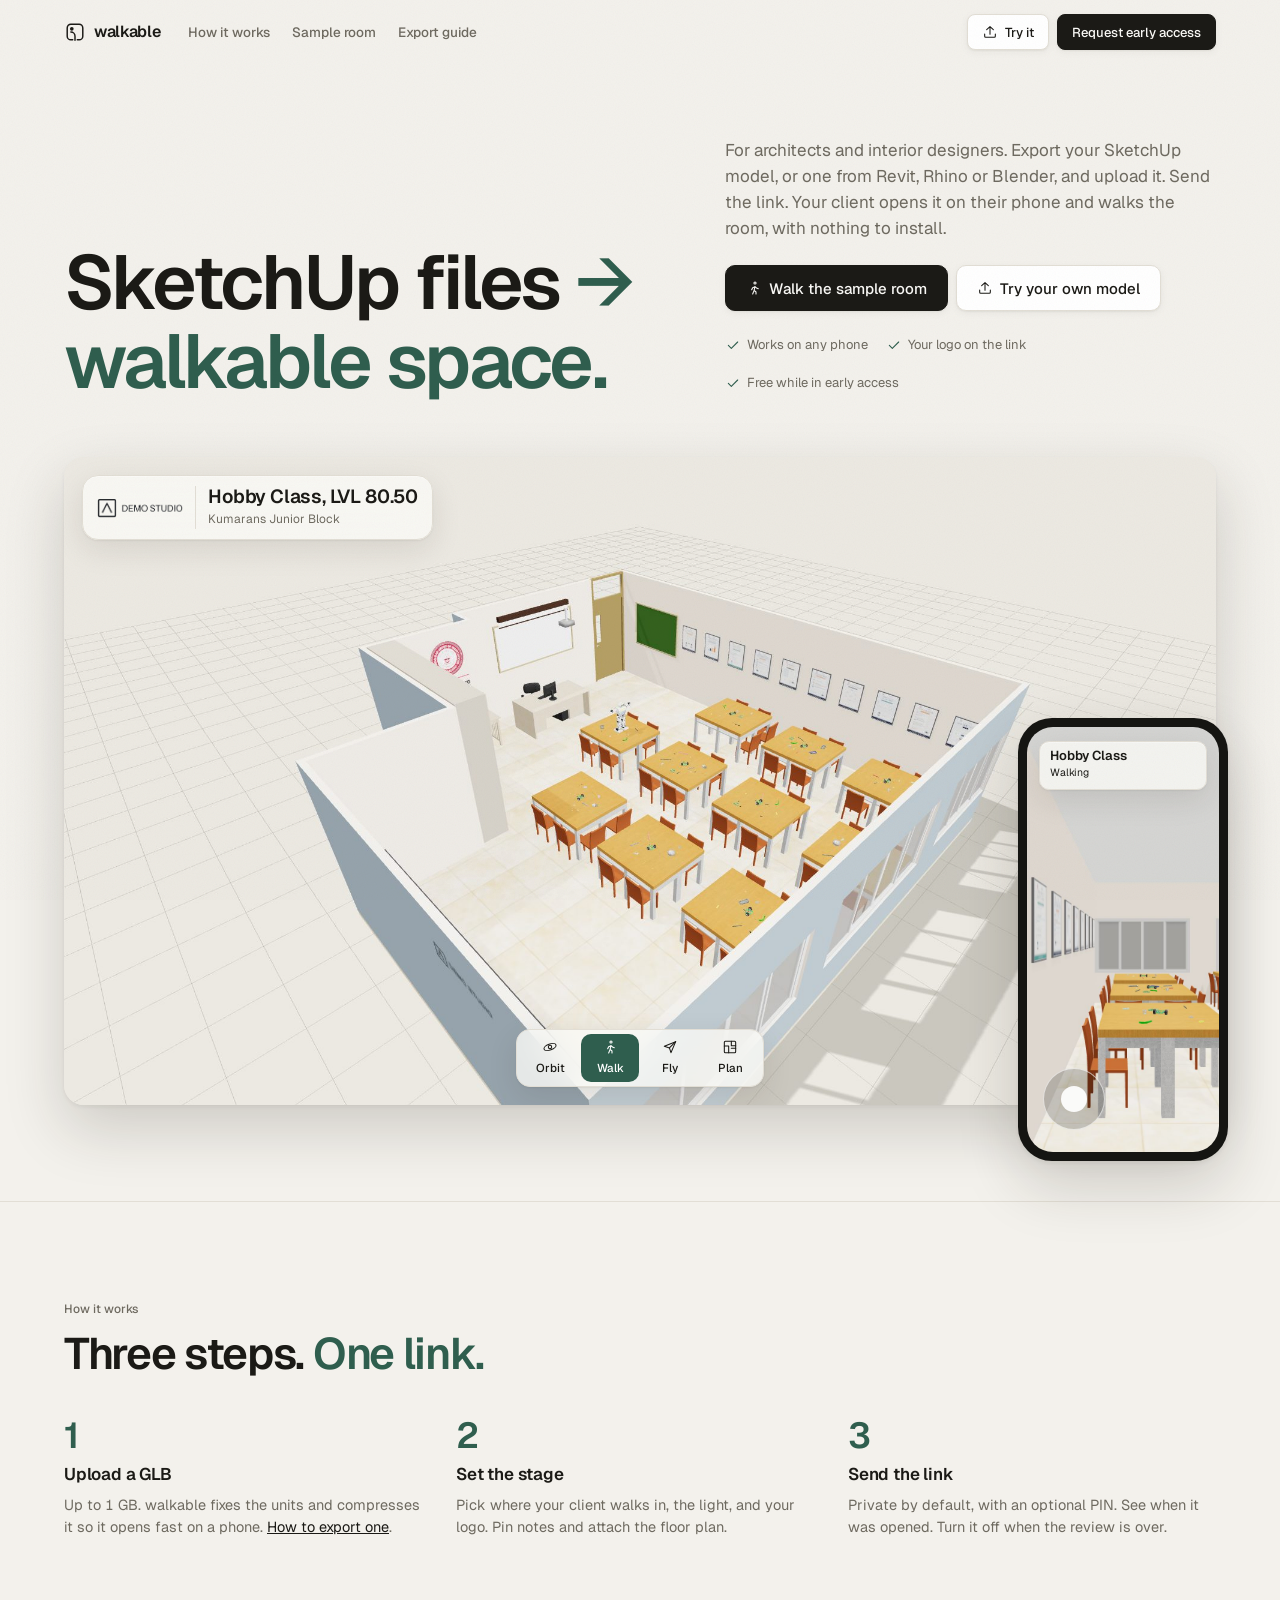
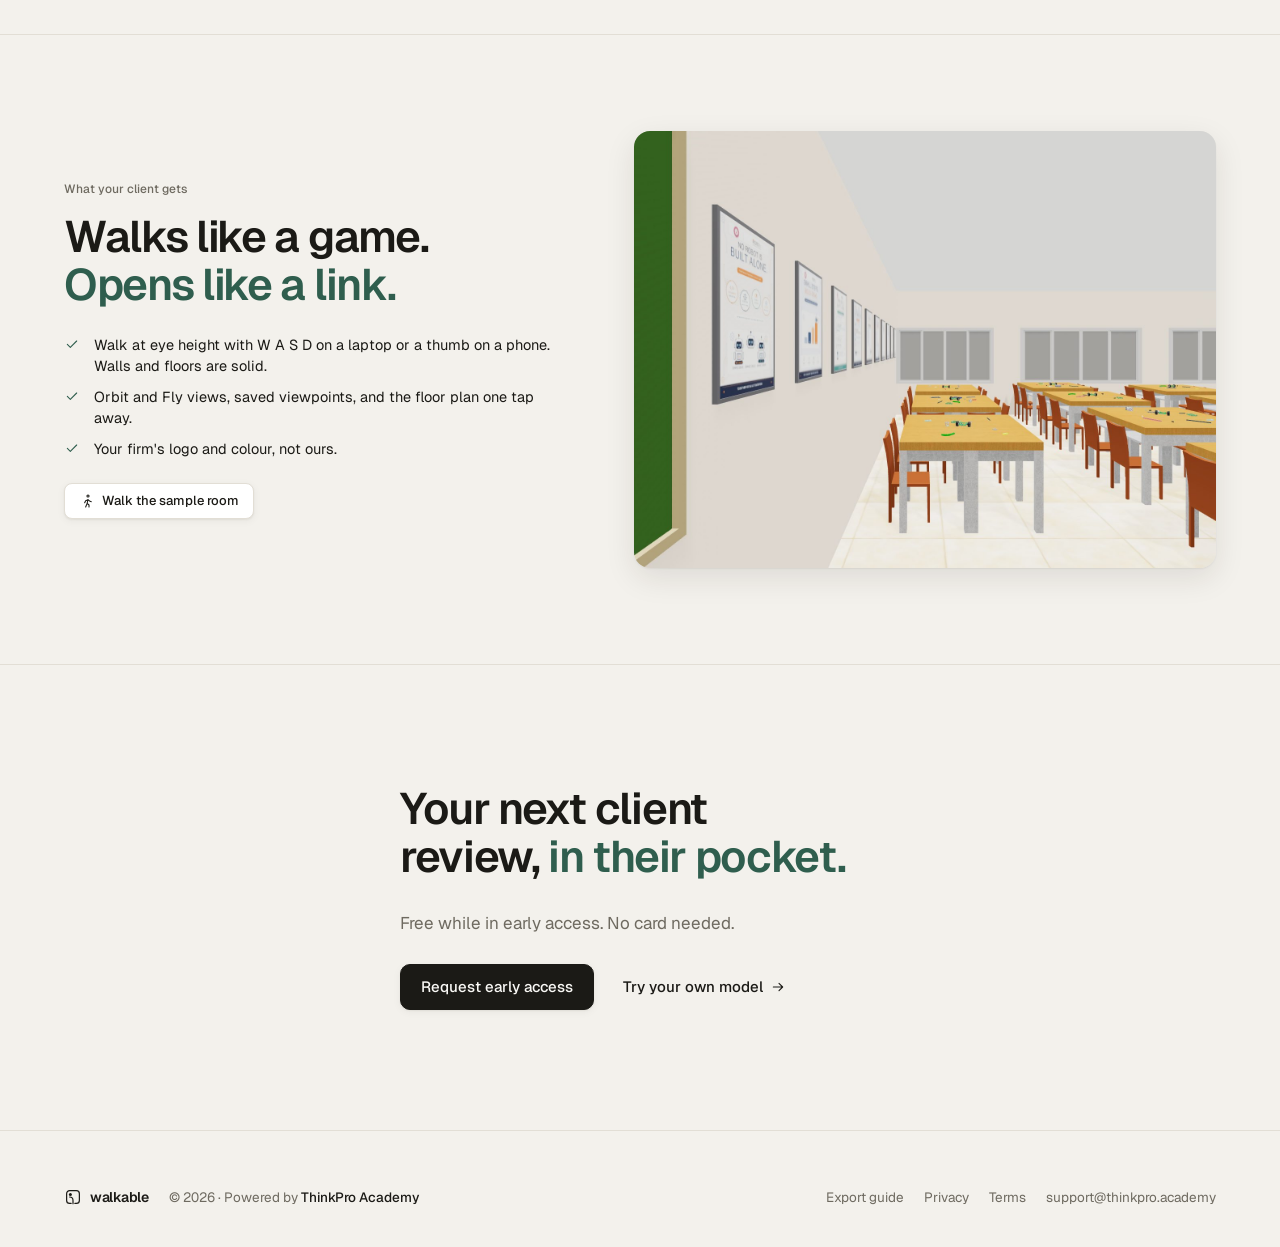
<file: index.html>
<!doctype html>
<html lang="en">
<head>
<meta charset="utf-8">
<meta name="viewport" content="width=device-width, initial-scale=1">
<title>walkable · SketchUp files to a walkable space</title>
<meta name="description" content="Upload a GLB from Revit, SketchUp, Rhino or Blender. Get one private link. Your client walks through the space on their phone, with nothing to install. Free while in early access.">
<link rel="canonical" href="https://walkables.in/">
<meta property="og:type" content="website">
<meta property="og:site_name" content="walkable">
<meta property="og:title" content="walkable · SketchUp files to a walkable space">
<meta property="og:description" content="Upload a GLB from Revit, SketchUp, Rhino or Blender. Get one private link. Your client walks through the space on their phone, with nothing to install. Free while in early access.">
<meta property="og:url" content="https://walkables.in/">
<meta property="og:image" content="https://walkables.in/assets/og.jpg">
<meta name="twitter:card" content="summary_large_image">
<meta name="theme-color" content="#F3F1EC" media="(prefers-color-scheme: light)">
<meta name="theme-color" content="#11110F" media="(prefers-color-scheme: dark)">
<link rel="icon" href="data:image/svg+xml,%3Csvg%20xmlns%3D%22http%3A%2F%2Fwww.w3.org%2F2000%2Fsvg%22%20viewBox%3D%220%200%2024%2024%22%20fill%3D%22none%22%20stroke%3D%22%231B1A16%22%20stroke-width%3D%222.2%22%20stroke-linecap%3D%22round%22%20stroke-linejoin%3D%22round%22%3E%3Cstyle%3E%40media%20(prefers-color-scheme%3A%20dark)%7Bpath%7Bstroke%3A%23EDEBE5%7Dcircle%7Bfill%3A%2386BBA4%7D%7D%3C%2Fstyle%3E%3Cpath%20d%3D%22M9.5%2020.5H7.5a4%204%200%200%201-4-4v-9a4%204%200%200%201%204-4h9a4%204%200%200%201%204%204v9a4%204%200%200%201-4%204h-2%22%2F%3E%3Cpath%20d%3D%22M12%2021v-4.5a4.5%204.5%200%200%200-4.5-4.5%22%2F%3E%3Ccircle%20cx%3D%228.5%22%20cy%3D%228.5%22%20r%3D%222.2%22%20fill%3D%22%232F5E4E%22%20stroke%3D%22none%22%2F%3E%3C%2Fsvg%3E%0A" type="image/svg+xml">
<link rel="icon" href="./assets/favicon-32.png" type="image/png" sizes="32x32">
<link rel="apple-touch-icon" href="./assets/apple-touch-icon.png">
<link rel="preconnect" href="https://fonts.googleapis.com">
<link rel="preconnect" href="https://fonts.gstatic.com" crossorigin>
<link rel="stylesheet" href="./css/walkable.css?v=mv54md6d">
<link rel="stylesheet" href="./css/site.css?v=mv54md6d">
</head>
<body class="site">
<svg xmlns="http://www.w3.org/2000/svg" style="display:none" aria-hidden="true">
<symbol id="mark" viewBox="0 0 24 24"><path d="M9.5 20.5H7.5a4 4 0 0 1-4-4v-9a4 4 0 0 1 4-4h9a4 4 0 0 1 4 4v9a4 4 0 0 1-4 4h-2"/><path d="M12 21v-4.5a4.5 4.5 0 0 0-4.5-4.5"/><circle cx="8.5" cy="8.5" r="2" fill="currentColor" stroke="none"/></symbol>
<symbol id="cube" viewBox="0 0 24 24"><path d="M12 3l8 4.5v9L12 21l-8-4.5v-9L12 3z"/><path d="M4 7.5l8 4.5 8-4.5M12 12v9"/></symbol>
<symbol id="orbit" viewBox="0 0 24 24"><circle cx="12" cy="12" r="2.5"/><ellipse cx="12" cy="12" rx="9.5" ry="4.5" transform="rotate(-20 12 12)"/></symbol>
<symbol id="walk" viewBox="0 0 24 24"><circle cx="13.5" cy="4.5" r="1.6"/><path d="M10 21l2.2-5.5 2.8 2.5v3M12.2 15.5l1.3-5.5M13.5 10l3 2.5 2 .5M13.5 10l-3.5 1.5-1.5 3"/></symbol>
<symbol id="fly" viewBox="0 0 24 24"><path d="M3.5 11L20.5 4l-7 16.5-2.4-7.1L3.5 11z"/><path d="M11.1 13.4L20.5 4"/></symbol>
<symbol id="bookmark" viewBox="0 0 24 24"><path d="M6.5 3.5h11v17l-5.5-3.8-5.5 3.8v-17z"/></symbol>
<symbol id="plan" viewBox="0 0 24 24"><rect x="3.5" y="3.5" width="17" height="17" rx="1.5"/><path d="M3.5 10.5h6.5v10M14 3.5v6.5h6.5M14 14h6.5"/></symbol>
<symbol id="pin" viewBox="0 0 24 24"><path d="M12 21s-6.5-5.6-6.5-11a6.5 6.5 0 0 1 13 0c0 5.4-6.5 11-6.5 11z"/><circle cx="12" cy="10" r="2.2"/></symbol>
<symbol id="clip" viewBox="0 0 24 24"><path d="M20 11.5l-8.2 8.2a5 5 0 0 1-7.1-7.1L13 4.3a3.3 3.3 0 0 1 4.7 4.7l-8.3 8.3a1.7 1.7 0 0 1-2.4-2.4l7.5-7.5"/></symbol>
<symbol id="sun" viewBox="0 0 24 24"><circle cx="12" cy="12" r="4"/><path d="M12 2.5v2M12 19.5v2M5.3 5.3l1.4 1.4M17.3 17.3l1.4 1.4M2.5 12h2M19.5 12h2M5.3 18.7l1.4-1.4M17.3 6.7l1.4-1.4"/></symbol>
<symbol id="brand" viewBox="0 0 24 24"><rect x="3" y="5" width="18" height="14" rx="2"/><path d="M7 15l2.8-6 2.7 6M7.9 13.2h3.8M16 9v6"/></symbol>
<symbol id="layers" viewBox="0 0 24 24"><path d="M12 3.5l9 5-9 5-9-5 9-5z"/><path d="M3 13l9 5 9-5"/></symbol>
<symbol id="link" viewBox="0 0 24 24"><path d="M10 14a4 4 0 0 0 5.7 0l3-3a4 4 0 0 0-5.7-5.7l-1 1"/><path d="M14 10a4 4 0 0 0-5.7 0l-3 3a4 4 0 0 0 5.7 5.7l1-1"/></symbol>
<symbol id="upload" viewBox="0 0 24 24"><path d="M12 15.5V4M7 8.5L12 4l5 4.5"/><path d="M4 15v3.5A1.5 1.5 0 0 0 5.5 20h13a1.5 1.5 0 0 0 1.5-1.5V15"/></symbol>
<symbol id="plus" viewBox="0 0 24 24"><path d="M12 5v14M5 12h14"/></symbol>
<symbol id="check" viewBox="0 0 24 24"><path d="M5 12.5l4.5 4.5L19 7.5"/></symbol>
<symbol id="close" viewBox="0 0 24 24"><path d="M6.5 6.5l11 11M17.5 6.5l-11 11"/></symbol>
<symbol id="back" viewBox="0 0 24 24"><path d="M14.5 5.5L8 12l6.5 6.5"/></symbol>
<symbol id="down" viewBox="0 0 24 24"><path d="M6 9.5l6 6 6-6"/></symbol>
<symbol id="arrow" viewBox="0 0 24 24"><path d="M5 12h14M13.5 6.5L19 12l-5.5 5.5"/></symbol>
<symbol id="copy" viewBox="0 0 24 24"><rect x="8.5" y="8.5" width="11.5" height="11.5" rx="2"/><path d="M15.5 8.5V5.5A1.5 1.5 0 0 0 14 4H5.5A1.5 1.5 0 0 0 4 5.5V14a1.5 1.5 0 0 0 1.5 1.5h3"/></symbol>
<symbol id="external" viewBox="0 0 24 24"><path d="M14 4h6v6M20 4l-8.5 8.5"/><path d="M18 14v4.5a1.5 1.5 0 0 1-1.5 1.5h-11A1.5 1.5 0 0 1 4 18.5v-11A1.5 1.5 0 0 1 5.5 6H10"/></symbol>
<symbol id="eye" viewBox="0 0 24 24"><path d="M2.5 12S6 5.5 12 5.5 21.5 12 21.5 12 18 18.5 12 18.5 2.5 12 2.5 12z"/><circle cx="12" cy="12" r="2.8"/></symbol>
<symbol id="swatch" viewBox="0 0 24 24"><path d="M12 3.5a8.5 8.5 0 0 0 0 17c1.4 0 2-1 2-2s-.8-1.5-.8-2.5 1-1.8 2-1.8h2.3c1.7 0 3-1.2 3-3.2 0-4.2-3.8-7.5-8.5-7.5z"/><circle cx="7.8" cy="11" r="1.1"/><circle cx="10.5" cy="7.3" r="1.1"/><circle cx="15" cy="7.8" r="1.1"/></symbol>
<symbol id="cursor" viewBox="0 0 24 24"><path d="M5.5 3.5l13 6.5-5.7 1.9-2 5.6L5.5 3.5z"/><path d="M13 12l5.5 5.5"/></symbol>
<symbol id="image" viewBox="0 0 24 24"><rect x="3.5" y="4.5" width="17" height="15" rx="2"/><circle cx="9" cy="10" r="1.8"/><path d="M20.5 15.5l-4.5-4.5-8.5 8.5"/></symbol>
<symbol id="frame" viewBox="0 0 24 24"><rect x="4" y="7" width="16" height="12" rx="1.5"/><path d="M8.5 3.5L12 7l3.5-3.5M8 13h8"/></symbol>
<symbol id="target" viewBox="0 0 24 24"><circle cx="12" cy="12" r="7.5"/><circle cx="12" cy="12" r="2"/><path d="M12 2v3M12 19v3M2 12h3M19 12h3"/></symbol>
<symbol id="help" viewBox="0 0 24 24"><circle cx="12" cy="12" r="9"/><path d="M9.6 9.4a2.5 2.5 0 1 1 3.9 2.1c-.9.6-1.5 1.1-1.5 2.4M12 17h.01"/></symbol>
<symbol id="trash" viewBox="0 0 24 24"><path d="M4.5 7h15M10 11v5.5M14 11v5.5M6.5 7l.8 12a1.5 1.5 0 0 0 1.5 1.5h6.4a1.5 1.5 0 0 0 1.5-1.5l.8-12M9.5 7V4.5h5V7"/></symbol>
<symbol id="lock" viewBox="0 0 24 24"><rect x="5" y="10.5" width="14" height="10" rx="2"/><path d="M8.5 10.5V7.5a3.5 3.5 0 0 1 7 0v3"/></symbol>
<symbol id="clock" viewBox="0 0 24 24"><circle cx="12" cy="12" r="8.5"/><path d="M12 7.5V12l3 2"/></symbol>
<symbol id="users" viewBox="0 0 24 24"><circle cx="9" cy="8" r="3.3"/><path d="M3 19.5a6 6 0 0 1 12 0M15.5 4.8a3.3 3.3 0 0 1 0 6.4M17.5 14a6 6 0 0 1 3.5 5.5"/></symbol>
<symbol id="refresh" viewBox="0 0 24 24"><path d="M19.5 11.5a7.5 7.5 0 1 0-2.2 5.3M19.5 4.5v7h-7"/></symbol>
<symbol id="phone" viewBox="0 0 24 24"><rect x="7" y="2.5" width="10" height="19" rx="2.5"/><path d="M11 18.5h2"/></symbol>
<symbol id="settings" viewBox="0 0 24 24"><path d="M4 7h10M18 7h2M4 17h4M12 17h8"/><circle cx="16" cy="7" r="2"/><circle cx="10" cy="17" r="2"/></symbol>
<symbol id="play" viewBox="0 0 24 24"><path d="M7.5 4.5l12 7.5-12 7.5v-15z"/></symbol>
<symbol id="ruler" viewBox="0 0 24 24"><path d="M3.5 16.5l13-13 4 4-13 13-4-4z"/><path d="M7 13l2 2M10 10l2 2M13 7l2 2"/></symbol>

<symbol id="menu" viewBox="0 0 24 24"><path d="M4 7h16M4 12h16M4 17h16"/></symbol>
<symbol id="mail" viewBox="0 0 24 24"><rect x="3.5" y="5.5" width="17" height="13" rx="2"/><path d="M4 7l8 6 8-6"/></symbol>
<symbol id="download" viewBox="0 0 24 24"><path d="M12 4v11.5M7 11l5 5 5-5"/><path d="M4 15v3.5A1.5 1.5 0 0 0 5.5 20h13a1.5 1.5 0 0 0 1.5-1.5V15"/></symbol>
<symbol id="file" viewBox="0 0 24 24"><path d="M13.5 3.5h-7A1.5 1.5 0 0 0 5 5v14a1.5 1.5 0 0 0 1.5 1.5h11A1.5 1.5 0 0 0 19 19V9l-5.5-5.5z"/><path d="M13.5 3.5V9H19"/></symbol>
<symbol id="globe" viewBox="0 0 24 24"><circle cx="12" cy="12" r="8.5"/><path d="M3.5 12h17M12 3.5c2.5 2.5 3.5 5.5 3.5 8.5s-1 6-3.5 8.5c-2.5-2.5-3.5-5.5-3.5-8.5s1-6 3.5-8.5z"/></symbol>
<symbol id="shield" viewBox="0 0 24 24"><path d="M12 3.5l7 2.5v5.5c0 4.2-2.8 7.6-7 9-4.2-1.4-7-4.8-7-9V6l7-2.5z"/><path d="M9 12l2 2 4-4"/></symbol>
<symbol id="bolt" viewBox="0 0 24 24"><path d="M13 3L5 13.5h6L10.5 21 19 10.5h-6L13 3z"/></symbol>
<symbol id="quote" viewBox="0 0 24 24"><path d="M9.5 7.5C6.5 8 5 10 5 13v3.5h4.5V12H7.5c0-1.5.8-2.5 2-3V7.5zM19 7.5c-3 .5-4.5 2.5-4.5 5.5v3.5H19V12h-2c0-1.5.8-2.5 2-3V7.5z"/></symbol>
<symbol id="chat" viewBox="0 0 24 24"><path d="M4 6.5A2.5 2.5 0 0 1 6.5 4h11A2.5 2.5 0 0 1 20 6.5v7a2.5 2.5 0 0 1-2.5 2.5H10l-5 4v-4A2.5 2.5 0 0 1 4 13.5v-7z"/></symbol>

</svg>

<a class="skip" href="#main">Skip to content</a>
<header class="nav" id="nav"><div class="wrap">
  <a href="./" class="wordmark" aria-label="walkable home"><svg class="i"><use href="#mark"/></svg>walkable</a>
  <nav class="links" id="links" aria-label="Main">
    <a href="./#how">How it works</a>
    <a href="./room/">Sample room</a>
    <a href="./guides/">Export guide</a>
    <a href="./try/" class="only-menu">Try your own model</a>
    <a href="./early-access/" class="only-menu">Request early access</a>
  </nav>
  <div class="actions">
    <a class="btn" href="./try/"><svg class="i"><use href="#upload"/></svg><span>Try it</span></a>
    <a class="btn primary" href="./early-access/">Request early access</a>
    <button class="icon-btn menu-btn" id="menuBtn" aria-label="Menu" aria-expanded="false" aria-controls="links"><svg class="i"><use href="#menu"/></svg></button>
  </div>
</div></header>
<main id="main">
<section class="hero"><div class="wrap">
  <div class="top enter">
    <h1 class="display">SketchUp files <span class="arrow">→</span> <i>walkable space.</i></h1>
    <div class="side">
      <p class="lead">For architects and interior designers. Export your SketchUp model, or one from Revit, Rhino or Blender, and upload it. Send the link. Your client opens it on their phone and walks the room, with nothing to install.</p>
      <div class="row"><a class="btn primary lg" href="./room/"><svg class="i"><use href="#walk"/></svg>Walk the sample room</a><a class="btn lg" href="./try/"><svg class="i"><use href="#upload"/></svg>Try your own model</a></div>
      <div class="proof"><span><svg class="i"><use href="#check"/></svg>Works on any phone</span><span><svg class="i"><use href="#check"/></svg>Your logo on the link</span><span><svg class="i"><use href="#check"/></svg>Free while in early access</span></div>
    </div>
  </div>
  <figure class="shot reveal" style="margin-bottom:0">
    <a class="frame" href="./room/" aria-label="Open the sample room"><img src="./assets/shot-iso.jpg" alt="A furnished classroom model open in the walkable viewer" width="1920" height="1080">
      <div class="panel lk"><img src="./assets/demo-logo.png" alt="Demo Studio" style="height:20px;width:auto"><span class="sep"></span><div><b>Hobby Class, LVL 80.50</b><small>Kumarans Junior Block</small></div></div>
      <div class="pill dk"><span><svg class="i"><use href="#orbit"/></svg>Orbit</span><span class="on"><svg class="i"><use href="#walk"/></svg>Walk</span><span><svg class="i"><use href="#fly"/></svg>Fly</span><span><svg class="i"><use href="#plan"/></svg>Plan</span></div>
    </a>
    <div class="phone" aria-hidden="true"><div class="scr"><img src="./assets/shot-walk.jpg" alt=""><div class="panel tag"><b>Hobby Class</b>Walking</div><span class="stk"></span></div></div>
  </figure>
</div></section>

<section class="block" id="how" style="margin-top:96px"><div class="wrap">
  <span class="label">How it works</span><h2 class="section-title" style="margin:12px 0 40px">Three steps. <i>One link.</i></h2>
  <div class="three">
    <div class="reveal"><span class="n">1</span><h3>Upload a GLB</h3><p>Up to 1 GB. walkable fixes the units and compresses it so it opens fast on a phone. <a class="fg" href="./guides/" style="text-decoration:underline">How to export one</a>.</p></div>
    <div class="reveal"><span class="n">2</span><h3>Set the stage</h3><p>Pick where your client walks in, the light, and your logo. Pin notes and attach the floor plan.</p></div>
    <div class="reveal"><span class="n">3</span><h3>Send the link</h3><p>Private by default, with an optional PIN. See when it was opened. Turn it off when the review is over.</p></div>
  </div>
</div></section>

<section class="block"><div class="wrap">
  <div class="feat reveal" style="padding:0">
    <div class="copy"><span class="label">What your client gets</span><h2 class="section-title">Walks like a game. <i>Opens like a link.</i></h2>
      <ul><li><svg class="i"><use href="#check"/></svg>Walk at eye height with W A S D on a laptop or a thumb on a phone. Walls and floors are solid.</li><li><svg class="i"><use href="#check"/></svg>Orbit and Fly views, saved viewpoints, and the floor plan one tap away.</li><li><svg class="i"><use href="#check"/></svg>Your firm's logo and colour, not ours.</li></ul>
      <div class="row" style="margin-top:8px"><a class="btn" href="./room/"><svg class="i"><use href="#walk"/></svg>Walk the sample room</a></div></div>
    <div class="pic"><img src="./assets/shot-walk.jpg" alt="First-person view inside the classroom" width="1440" height="1080" loading="lazy"></div>
  </div>
</div></section>

<section class="cta"><div class="wrap stack reveal" style="gap:28px">
  <h2 class="display">Your next client review, <i>in their pocket.</i></h2>
  <p class="lead">Free while in early access. No card needed.</p>
  <div class="row"><a class="btn primary lg" href="./early-access/">Request early access</a><a class="btn ghost lg" href="./try/">Try your own model<svg class="i"><use href="#arrow"/></svg></a></div>
</div></section>

</main>
<footer class="site-foot"><div class="wrap">
  <div class="foot-bottom" style="margin-top:0;padding-top:0;border-top:0"><a href="./" class="wordmark" style="font-size:14px"><svg class="i" style="width:18px;height:18px"><use href="#mark"/></svg>walkable</a><span>© 2026 · Powered by <a href="https://thinkpro.academy/" target="_blank" rel="noopener" style="color:var(--fg);font-weight:500">ThinkPro Academy</a></span><span style="flex:1"></span><a href="./guides/">Export guide</a><a href="./privacy/">Privacy</a><a href="./terms/">Terms</a><a href="mailto:support@thinkpro.academy">support@thinkpro.academy</a></div>
</div></footer>
<script src="./js/site.js?v=mv54md6d" defer></script>
</body>
</html>
</file>
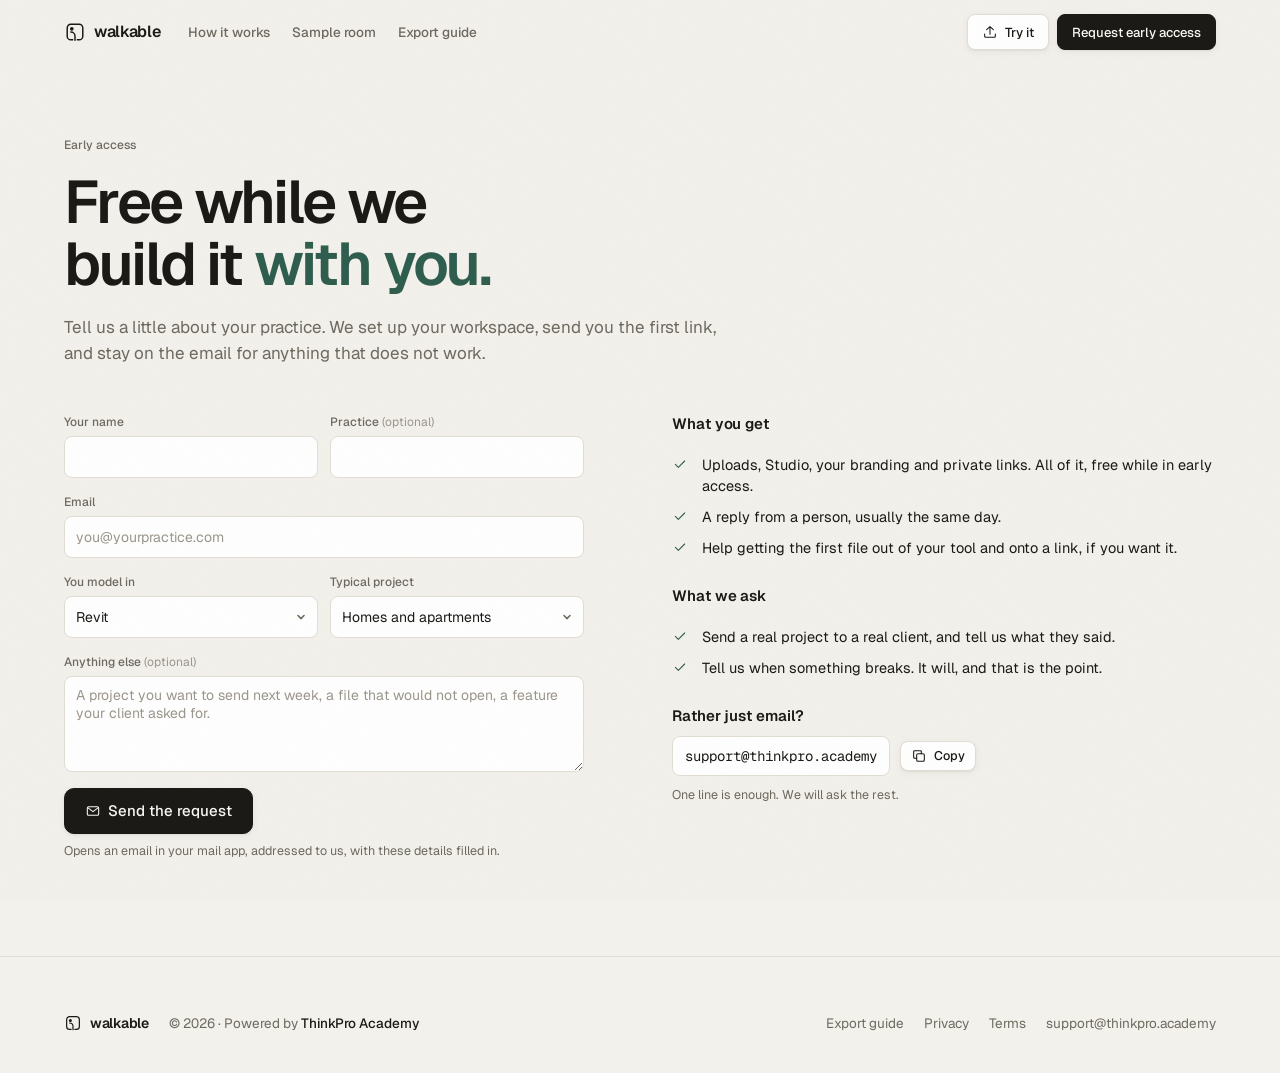
<file: early-access/index.html>
<!doctype html>
<html lang="en">
<head>
<meta charset="utf-8">
<meta name="viewport" content="width=device-width, initial-scale=1">
<title>Request early access · walkable</title>
<meta name="description" content="walkable is free while in early access. Tell us about your practice and the tool you model in, and we will set you up.">
<link rel="canonical" href="https://walkables.in/early-access/">
<meta property="og:type" content="website">
<meta property="og:site_name" content="walkable">
<meta property="og:title" content="Request early access · walkable">
<meta property="og:description" content="walkable is free while in early access. Tell us about your practice and the tool you model in, and we will set you up.">
<meta property="og:url" content="https://walkables.in/early-access/">
<meta property="og:image" content="https://walkables.in/assets/og.jpg">
<meta name="twitter:card" content="summary_large_image">
<meta name="theme-color" content="#F3F1EC" media="(prefers-color-scheme: light)">
<meta name="theme-color" content="#11110F" media="(prefers-color-scheme: dark)">
<link rel="icon" href="data:image/svg+xml,%3Csvg%20xmlns%3D%22http%3A%2F%2Fwww.w3.org%2F2000%2Fsvg%22%20viewBox%3D%220%200%2024%2024%22%20fill%3D%22none%22%20stroke%3D%22%231B1A16%22%20stroke-width%3D%222.2%22%20stroke-linecap%3D%22round%22%20stroke-linejoin%3D%22round%22%3E%3Cstyle%3E%40media%20(prefers-color-scheme%3A%20dark)%7Bpath%7Bstroke%3A%23EDEBE5%7Dcircle%7Bfill%3A%2386BBA4%7D%7D%3C%2Fstyle%3E%3Cpath%20d%3D%22M9.5%2020.5H7.5a4%204%200%200%201-4-4v-9a4%204%200%200%201%204-4h9a4%204%200%200%201%204%204v9a4%204%200%200%201-4%204h-2%22%2F%3E%3Cpath%20d%3D%22M12%2021v-4.5a4.5%204.5%200%200%200-4.5-4.5%22%2F%3E%3Ccircle%20cx%3D%228.5%22%20cy%3D%228.5%22%20r%3D%222.2%22%20fill%3D%22%232F5E4E%22%20stroke%3D%22none%22%2F%3E%3C%2Fsvg%3E%0A" type="image/svg+xml">
<link rel="icon" href="../assets/favicon-32.png" type="image/png" sizes="32x32">
<link rel="apple-touch-icon" href="../assets/apple-touch-icon.png">
<link rel="preconnect" href="https://fonts.googleapis.com">
<link rel="preconnect" href="https://fonts.gstatic.com" crossorigin>
<link rel="stylesheet" href="../css/walkable.css?v=mv54md6d">
<link rel="stylesheet" href="../css/site.css?v=mv54md6d">
</head>
<body class="site">
<svg xmlns="http://www.w3.org/2000/svg" style="display:none" aria-hidden="true">
<symbol id="mark" viewBox="0 0 24 24"><path d="M9.5 20.5H7.5a4 4 0 0 1-4-4v-9a4 4 0 0 1 4-4h9a4 4 0 0 1 4 4v9a4 4 0 0 1-4 4h-2"/><path d="M12 21v-4.5a4.5 4.5 0 0 0-4.5-4.5"/><circle cx="8.5" cy="8.5" r="2" fill="currentColor" stroke="none"/></symbol>
<symbol id="cube" viewBox="0 0 24 24"><path d="M12 3l8 4.5v9L12 21l-8-4.5v-9L12 3z"/><path d="M4 7.5l8 4.5 8-4.5M12 12v9"/></symbol>
<symbol id="orbit" viewBox="0 0 24 24"><circle cx="12" cy="12" r="2.5"/><ellipse cx="12" cy="12" rx="9.5" ry="4.5" transform="rotate(-20 12 12)"/></symbol>
<symbol id="walk" viewBox="0 0 24 24"><circle cx="13.5" cy="4.5" r="1.6"/><path d="M10 21l2.2-5.5 2.8 2.5v3M12.2 15.5l1.3-5.5M13.5 10l3 2.5 2 .5M13.5 10l-3.5 1.5-1.5 3"/></symbol>
<symbol id="fly" viewBox="0 0 24 24"><path d="M3.5 11L20.5 4l-7 16.5-2.4-7.1L3.5 11z"/><path d="M11.1 13.4L20.5 4"/></symbol>
<symbol id="bookmark" viewBox="0 0 24 24"><path d="M6.5 3.5h11v17l-5.5-3.8-5.5 3.8v-17z"/></symbol>
<symbol id="plan" viewBox="0 0 24 24"><rect x="3.5" y="3.5" width="17" height="17" rx="1.5"/><path d="M3.5 10.5h6.5v10M14 3.5v6.5h6.5M14 14h6.5"/></symbol>
<symbol id="pin" viewBox="0 0 24 24"><path d="M12 21s-6.5-5.6-6.5-11a6.5 6.5 0 0 1 13 0c0 5.4-6.5 11-6.5 11z"/><circle cx="12" cy="10" r="2.2"/></symbol>
<symbol id="clip" viewBox="0 0 24 24"><path d="M20 11.5l-8.2 8.2a5 5 0 0 1-7.1-7.1L13 4.3a3.3 3.3 0 0 1 4.7 4.7l-8.3 8.3a1.7 1.7 0 0 1-2.4-2.4l7.5-7.5"/></symbol>
<symbol id="sun" viewBox="0 0 24 24"><circle cx="12" cy="12" r="4"/><path d="M12 2.5v2M12 19.5v2M5.3 5.3l1.4 1.4M17.3 17.3l1.4 1.4M2.5 12h2M19.5 12h2M5.3 18.7l1.4-1.4M17.3 6.7l1.4-1.4"/></symbol>
<symbol id="brand" viewBox="0 0 24 24"><rect x="3" y="5" width="18" height="14" rx="2"/><path d="M7 15l2.8-6 2.7 6M7.9 13.2h3.8M16 9v6"/></symbol>
<symbol id="layers" viewBox="0 0 24 24"><path d="M12 3.5l9 5-9 5-9-5 9-5z"/><path d="M3 13l9 5 9-5"/></symbol>
<symbol id="link" viewBox="0 0 24 24"><path d="M10 14a4 4 0 0 0 5.7 0l3-3a4 4 0 0 0-5.7-5.7l-1 1"/><path d="M14 10a4 4 0 0 0-5.7 0l-3 3a4 4 0 0 0 5.7 5.7l1-1"/></symbol>
<symbol id="upload" viewBox="0 0 24 24"><path d="M12 15.5V4M7 8.5L12 4l5 4.5"/><path d="M4 15v3.5A1.5 1.5 0 0 0 5.5 20h13a1.5 1.5 0 0 0 1.5-1.5V15"/></symbol>
<symbol id="plus" viewBox="0 0 24 24"><path d="M12 5v14M5 12h14"/></symbol>
<symbol id="check" viewBox="0 0 24 24"><path d="M5 12.5l4.5 4.5L19 7.5"/></symbol>
<symbol id="close" viewBox="0 0 24 24"><path d="M6.5 6.5l11 11M17.5 6.5l-11 11"/></symbol>
<symbol id="back" viewBox="0 0 24 24"><path d="M14.5 5.5L8 12l6.5 6.5"/></symbol>
<symbol id="down" viewBox="0 0 24 24"><path d="M6 9.5l6 6 6-6"/></symbol>
<symbol id="arrow" viewBox="0 0 24 24"><path d="M5 12h14M13.5 6.5L19 12l-5.5 5.5"/></symbol>
<symbol id="copy" viewBox="0 0 24 24"><rect x="8.5" y="8.5" width="11.5" height="11.5" rx="2"/><path d="M15.5 8.5V5.5A1.5 1.5 0 0 0 14 4H5.5A1.5 1.5 0 0 0 4 5.5V14a1.5 1.5 0 0 0 1.5 1.5h3"/></symbol>
<symbol id="external" viewBox="0 0 24 24"><path d="M14 4h6v6M20 4l-8.5 8.5"/><path d="M18 14v4.5a1.5 1.5 0 0 1-1.5 1.5h-11A1.5 1.5 0 0 1 4 18.5v-11A1.5 1.5 0 0 1 5.5 6H10"/></symbol>
<symbol id="eye" viewBox="0 0 24 24"><path d="M2.5 12S6 5.5 12 5.5 21.5 12 21.5 12 18 18.5 12 18.5 2.5 12 2.5 12z"/><circle cx="12" cy="12" r="2.8"/></symbol>
<symbol id="swatch" viewBox="0 0 24 24"><path d="M12 3.5a8.5 8.5 0 0 0 0 17c1.4 0 2-1 2-2s-.8-1.5-.8-2.5 1-1.8 2-1.8h2.3c1.7 0 3-1.2 3-3.2 0-4.2-3.8-7.5-8.5-7.5z"/><circle cx="7.8" cy="11" r="1.1"/><circle cx="10.5" cy="7.3" r="1.1"/><circle cx="15" cy="7.8" r="1.1"/></symbol>
<symbol id="cursor" viewBox="0 0 24 24"><path d="M5.5 3.5l13 6.5-5.7 1.9-2 5.6L5.5 3.5z"/><path d="M13 12l5.5 5.5"/></symbol>
<symbol id="image" viewBox="0 0 24 24"><rect x="3.5" y="4.5" width="17" height="15" rx="2"/><circle cx="9" cy="10" r="1.8"/><path d="M20.5 15.5l-4.5-4.5-8.5 8.5"/></symbol>
<symbol id="frame" viewBox="0 0 24 24"><rect x="4" y="7" width="16" height="12" rx="1.5"/><path d="M8.5 3.5L12 7l3.5-3.5M8 13h8"/></symbol>
<symbol id="target" viewBox="0 0 24 24"><circle cx="12" cy="12" r="7.5"/><circle cx="12" cy="12" r="2"/><path d="M12 2v3M12 19v3M2 12h3M19 12h3"/></symbol>
<symbol id="help" viewBox="0 0 24 24"><circle cx="12" cy="12" r="9"/><path d="M9.6 9.4a2.5 2.5 0 1 1 3.9 2.1c-.9.6-1.5 1.1-1.5 2.4M12 17h.01"/></symbol>
<symbol id="trash" viewBox="0 0 24 24"><path d="M4.5 7h15M10 11v5.5M14 11v5.5M6.5 7l.8 12a1.5 1.5 0 0 0 1.5 1.5h6.4a1.5 1.5 0 0 0 1.5-1.5l.8-12M9.5 7V4.5h5V7"/></symbol>
<symbol id="lock" viewBox="0 0 24 24"><rect x="5" y="10.5" width="14" height="10" rx="2"/><path d="M8.5 10.5V7.5a3.5 3.5 0 0 1 7 0v3"/></symbol>
<symbol id="clock" viewBox="0 0 24 24"><circle cx="12" cy="12" r="8.5"/><path d="M12 7.5V12l3 2"/></symbol>
<symbol id="users" viewBox="0 0 24 24"><circle cx="9" cy="8" r="3.3"/><path d="M3 19.5a6 6 0 0 1 12 0M15.5 4.8a3.3 3.3 0 0 1 0 6.4M17.5 14a6 6 0 0 1 3.5 5.5"/></symbol>
<symbol id="refresh" viewBox="0 0 24 24"><path d="M19.5 11.5a7.5 7.5 0 1 0-2.2 5.3M19.5 4.5v7h-7"/></symbol>
<symbol id="phone" viewBox="0 0 24 24"><rect x="7" y="2.5" width="10" height="19" rx="2.5"/><path d="M11 18.5h2"/></symbol>
<symbol id="settings" viewBox="0 0 24 24"><path d="M4 7h10M18 7h2M4 17h4M12 17h8"/><circle cx="16" cy="7" r="2"/><circle cx="10" cy="17" r="2"/></symbol>
<symbol id="play" viewBox="0 0 24 24"><path d="M7.5 4.5l12 7.5-12 7.5v-15z"/></symbol>
<symbol id="ruler" viewBox="0 0 24 24"><path d="M3.5 16.5l13-13 4 4-13 13-4-4z"/><path d="M7 13l2 2M10 10l2 2M13 7l2 2"/></symbol>

<symbol id="menu" viewBox="0 0 24 24"><path d="M4 7h16M4 12h16M4 17h16"/></symbol>
<symbol id="mail" viewBox="0 0 24 24"><rect x="3.5" y="5.5" width="17" height="13" rx="2"/><path d="M4 7l8 6 8-6"/></symbol>
<symbol id="download" viewBox="0 0 24 24"><path d="M12 4v11.5M7 11l5 5 5-5"/><path d="M4 15v3.5A1.5 1.5 0 0 0 5.5 20h13a1.5 1.5 0 0 0 1.5-1.5V15"/></symbol>
<symbol id="file" viewBox="0 0 24 24"><path d="M13.5 3.5h-7A1.5 1.5 0 0 0 5 5v14a1.5 1.5 0 0 0 1.5 1.5h11A1.5 1.5 0 0 0 19 19V9l-5.5-5.5z"/><path d="M13.5 3.5V9H19"/></symbol>
<symbol id="globe" viewBox="0 0 24 24"><circle cx="12" cy="12" r="8.5"/><path d="M3.5 12h17M12 3.5c2.5 2.5 3.5 5.5 3.5 8.5s-1 6-3.5 8.5c-2.5-2.5-3.5-5.5-3.5-8.5s1-6 3.5-8.5z"/></symbol>
<symbol id="shield" viewBox="0 0 24 24"><path d="M12 3.5l7 2.5v5.5c0 4.2-2.8 7.6-7 9-4.2-1.4-7-4.8-7-9V6l7-2.5z"/><path d="M9 12l2 2 4-4"/></symbol>
<symbol id="bolt" viewBox="0 0 24 24"><path d="M13 3L5 13.5h6L10.5 21 19 10.5h-6L13 3z"/></symbol>
<symbol id="quote" viewBox="0 0 24 24"><path d="M9.5 7.5C6.5 8 5 10 5 13v3.5h4.5V12H7.5c0-1.5.8-2.5 2-3V7.5zM19 7.5c-3 .5-4.5 2.5-4.5 5.5v3.5H19V12h-2c0-1.5.8-2.5 2-3V7.5z"/></symbol>
<symbol id="chat" viewBox="0 0 24 24"><path d="M4 6.5A2.5 2.5 0 0 1 6.5 4h11A2.5 2.5 0 0 1 20 6.5v7a2.5 2.5 0 0 1-2.5 2.5H10l-5 4v-4A2.5 2.5 0 0 1 4 13.5v-7z"/></symbol>

</svg>

<a class="skip" href="#main">Skip to content</a>
<header class="nav" id="nav"><div class="wrap">
  <a href="../" class="wordmark" aria-label="walkable home"><svg class="i"><use href="#mark"/></svg>walkable</a>
  <nav class="links" id="links" aria-label="Main">
    <a href="../#how">How it works</a>
    <a href="../room/">Sample room</a>
    <a href="../guides/">Export guide</a>
    <a href="../try/" class="only-menu">Try your own model</a>
    <a href="../early-access/" class="only-menu">Request early access</a>
  </nav>
  <div class="actions">
    <a class="btn" href="../try/"><svg class="i"><use href="#upload"/></svg><span>Try it</span></a>
    <a class="btn primary" href="../early-access/">Request early access</a>
    <button class="icon-btn menu-btn" id="menuBtn" aria-label="Menu" aria-expanded="false" aria-controls="links"><svg class="i"><use href="#menu"/></svg></button>
  </div>
</div></header>
<main id="main">
<div class="wrap">
  <div class="page-hero enter"><span class="label">Early access</span><h1 class="display">Free while we build it <i>with you.</i></h1><p class="lead">Tell us a little about your practice. We set up your workspace, send you the first link, and stay on the email for anything that does not work.</p></div>
  <div class="docgrid" style="grid-template-columns:1fr 1fr;gap:64px">
    <form class="form" id="eaForm">
      <div class="two">
        <div class="field"><label for="eaName">Your name</label><input id="eaName" name="name" type="text" required autocomplete="name"></div>
        <div class="field"><label for="eaFirm">Practice <span>(optional)</span></label><input id="eaFirm" name="firm" type="text" autocomplete="organization"></div>
      </div>
      <div class="field"><label for="eaEmail">Email</label><input id="eaEmail" name="email" type="email" required autocomplete="email" placeholder="you@yourpractice.com"></div>
      <div class="two">
        <div class="field"><label for="eaTool">You model in</label><select id="eaTool" name="tool"><option>Revit</option><option>SketchUp</option><option>Rhino</option><option>ArchiCAD</option><option>Blender</option><option>3ds Max</option><option>Something else</option></select></div>
        <div class="field"><label for="eaProject">Typical project</label><select id="eaProject" name="project"><option>Homes and apartments</option><option>Offices and workplaces</option><option>Retail and hospitality</option><option>Schools and institutions</option><option>Mixed</option></select></div>
      </div>
      <div class="field"><label for="eaNotes">Anything else <span>(optional)</span></label><textarea id="eaNotes" name="notes" placeholder="A project you want to send next week, a file that would not open, a feature your client asked for."></textarea></div>
      <input type="hidden" name="plan" value="">
      <div class="row"><button class="primary lg" type="submit"><svg class="i"><use href="#mail"/></svg>Send the request</button><span class="help">Opens an email in your mail app, addressed to us, with these details filled in.</span></div>
      <div class="done" id="eaDone" hidden><b>Nearly there.</b><span>Your mail app should have opened with the request. Press send there, and we will reply with your workspace. If nothing opened, email us directly: <a href="mailto:support@thinkpro.academy" style="text-decoration:underline">support@thinkpro.academy</a>.</span></div>
    </form>
    <div class="stack" style="gap:28px">
      <div class="stack" style="gap:12px"><div class="heading">What you get</div>
        <ul class="ticks"><li><svg class="i"><use href="#check"/></svg>Uploads, Studio, your branding and private links. All of it, free while in early access.</li><li><svg class="i"><use href="#check"/></svg>A reply from a person, usually the same day.</li><li><svg class="i"><use href="#check"/></svg>Help getting the first file out of your tool and onto a link, if you want it.</li></ul></div>
      <div class="stack" style="gap:12px"><div class="heading">What we ask</div>
        <ul class="ticks"><li><svg class="i"><use href="#check"/></svg>Send a real project to a real client, and tell us what they said.</li><li><svg class="i"><use href="#check"/></svg>Tell us when something breaks. It will, and that is the point.</li></ul></div>
      <div class="stack" style="gap:10px"><div class="heading">Rather just email?</div><div class="emailrow"><span class="mono">support@thinkpro.academy</span><button class="sm" data-copy="support@thinkpro.academy"><svg class="i"><use href="#copy"/></svg>Copy</button></div><p class="help">One line is enough. We will ask the rest.</p></div>
    </div>
  </div>
</div>

</main>
<footer class="site-foot"><div class="wrap">
  <div class="foot-bottom" style="margin-top:0;padding-top:0;border-top:0"><a href="../" class="wordmark" style="font-size:14px"><svg class="i" style="width:18px;height:18px"><use href="#mark"/></svg>walkable</a><span>© 2026 · Powered by <a href="https://thinkpro.academy/" target="_blank" rel="noopener" style="color:var(--fg);font-weight:500">ThinkPro Academy</a></span><span style="flex:1"></span><a href="../guides/">Export guide</a><a href="../privacy/">Privacy</a><a href="../terms/">Terms</a><a href="mailto:support@thinkpro.academy">support@thinkpro.academy</a></div>
</div></footer>
<script src="../js/site.js?v=mv54md6d" defer></script>
</body>
</html>
</file>
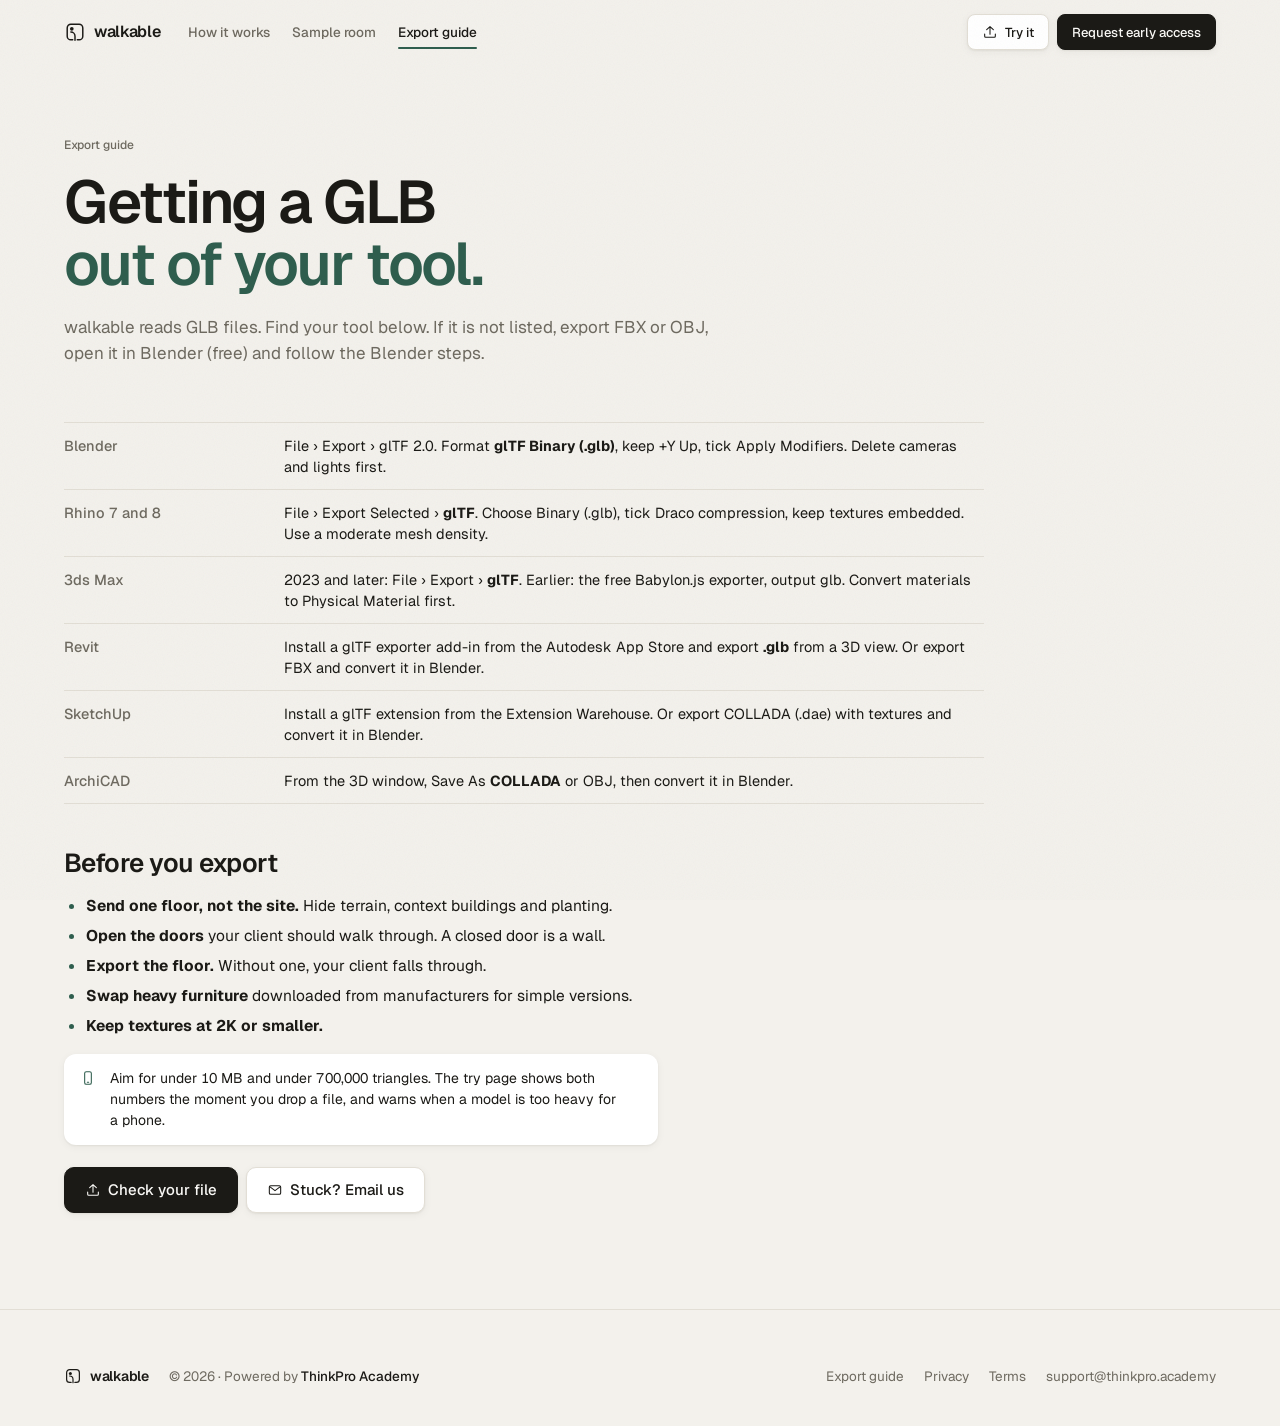
<file: guides/index.html>
<!doctype html>
<html lang="en">
<head>
<meta charset="utf-8">
<meta name="viewport" content="width=device-width, initial-scale=1">
<title>Export a GLB · walkable</title>
<meta name="description" content="How to export a GLB for walkable from Revit, SketchUp, Rhino, ArchiCAD, Blender or 3ds Max, and how to keep it small enough for a phone.">
<link rel="canonical" href="https://walkables.in/guides/">
<meta property="og:type" content="website">
<meta property="og:site_name" content="walkable">
<meta property="og:title" content="Export a GLB · walkable">
<meta property="og:description" content="How to export a GLB for walkable from Revit, SketchUp, Rhino, ArchiCAD, Blender or 3ds Max, and how to keep it small enough for a phone.">
<meta property="og:url" content="https://walkables.in/guides/">
<meta property="og:image" content="https://walkables.in/assets/og.jpg">
<meta name="twitter:card" content="summary_large_image">
<meta name="theme-color" content="#F3F1EC" media="(prefers-color-scheme: light)">
<meta name="theme-color" content="#11110F" media="(prefers-color-scheme: dark)">
<link rel="icon" href="data:image/svg+xml,%3Csvg%20xmlns%3D%22http%3A%2F%2Fwww.w3.org%2F2000%2Fsvg%22%20viewBox%3D%220%200%2024%2024%22%20fill%3D%22none%22%20stroke%3D%22%231B1A16%22%20stroke-width%3D%222.2%22%20stroke-linecap%3D%22round%22%20stroke-linejoin%3D%22round%22%3E%3Cstyle%3E%40media%20(prefers-color-scheme%3A%20dark)%7Bpath%7Bstroke%3A%23EDEBE5%7Dcircle%7Bfill%3A%2386BBA4%7D%7D%3C%2Fstyle%3E%3Cpath%20d%3D%22M9.5%2020.5H7.5a4%204%200%200%201-4-4v-9a4%204%200%200%201%204-4h9a4%204%200%200%201%204%204v9a4%204%200%200%201-4%204h-2%22%2F%3E%3Cpath%20d%3D%22M12%2021v-4.5a4.5%204.5%200%200%200-4.5-4.5%22%2F%3E%3Ccircle%20cx%3D%228.5%22%20cy%3D%228.5%22%20r%3D%222.2%22%20fill%3D%22%232F5E4E%22%20stroke%3D%22none%22%2F%3E%3C%2Fsvg%3E%0A" type="image/svg+xml">
<link rel="icon" href="../assets/favicon-32.png" type="image/png" sizes="32x32">
<link rel="apple-touch-icon" href="../assets/apple-touch-icon.png">
<link rel="preconnect" href="https://fonts.googleapis.com">
<link rel="preconnect" href="https://fonts.gstatic.com" crossorigin>
<link rel="stylesheet" href="../css/walkable.css?v=mv54md6d">
<link rel="stylesheet" href="../css/site.css?v=mv54md6d">
</head>
<body class="site">
<svg xmlns="http://www.w3.org/2000/svg" style="display:none" aria-hidden="true">
<symbol id="mark" viewBox="0 0 24 24"><path d="M9.5 20.5H7.5a4 4 0 0 1-4-4v-9a4 4 0 0 1 4-4h9a4 4 0 0 1 4 4v9a4 4 0 0 1-4 4h-2"/><path d="M12 21v-4.5a4.5 4.5 0 0 0-4.5-4.5"/><circle cx="8.5" cy="8.5" r="2" fill="currentColor" stroke="none"/></symbol>
<symbol id="cube" viewBox="0 0 24 24"><path d="M12 3l8 4.5v9L12 21l-8-4.5v-9L12 3z"/><path d="M4 7.5l8 4.5 8-4.5M12 12v9"/></symbol>
<symbol id="orbit" viewBox="0 0 24 24"><circle cx="12" cy="12" r="2.5"/><ellipse cx="12" cy="12" rx="9.5" ry="4.5" transform="rotate(-20 12 12)"/></symbol>
<symbol id="walk" viewBox="0 0 24 24"><circle cx="13.5" cy="4.5" r="1.6"/><path d="M10 21l2.2-5.5 2.8 2.5v3M12.2 15.5l1.3-5.5M13.5 10l3 2.5 2 .5M13.5 10l-3.5 1.5-1.5 3"/></symbol>
<symbol id="fly" viewBox="0 0 24 24"><path d="M3.5 11L20.5 4l-7 16.5-2.4-7.1L3.5 11z"/><path d="M11.1 13.4L20.5 4"/></symbol>
<symbol id="bookmark" viewBox="0 0 24 24"><path d="M6.5 3.5h11v17l-5.5-3.8-5.5 3.8v-17z"/></symbol>
<symbol id="plan" viewBox="0 0 24 24"><rect x="3.5" y="3.5" width="17" height="17" rx="1.5"/><path d="M3.5 10.5h6.5v10M14 3.5v6.5h6.5M14 14h6.5"/></symbol>
<symbol id="pin" viewBox="0 0 24 24"><path d="M12 21s-6.5-5.6-6.5-11a6.5 6.5 0 0 1 13 0c0 5.4-6.5 11-6.5 11z"/><circle cx="12" cy="10" r="2.2"/></symbol>
<symbol id="clip" viewBox="0 0 24 24"><path d="M20 11.5l-8.2 8.2a5 5 0 0 1-7.1-7.1L13 4.3a3.3 3.3 0 0 1 4.7 4.7l-8.3 8.3a1.7 1.7 0 0 1-2.4-2.4l7.5-7.5"/></symbol>
<symbol id="sun" viewBox="0 0 24 24"><circle cx="12" cy="12" r="4"/><path d="M12 2.5v2M12 19.5v2M5.3 5.3l1.4 1.4M17.3 17.3l1.4 1.4M2.5 12h2M19.5 12h2M5.3 18.7l1.4-1.4M17.3 6.7l1.4-1.4"/></symbol>
<symbol id="brand" viewBox="0 0 24 24"><rect x="3" y="5" width="18" height="14" rx="2"/><path d="M7 15l2.8-6 2.7 6M7.9 13.2h3.8M16 9v6"/></symbol>
<symbol id="layers" viewBox="0 0 24 24"><path d="M12 3.5l9 5-9 5-9-5 9-5z"/><path d="M3 13l9 5 9-5"/></symbol>
<symbol id="link" viewBox="0 0 24 24"><path d="M10 14a4 4 0 0 0 5.7 0l3-3a4 4 0 0 0-5.7-5.7l-1 1"/><path d="M14 10a4 4 0 0 0-5.7 0l-3 3a4 4 0 0 0 5.7 5.7l1-1"/></symbol>
<symbol id="upload" viewBox="0 0 24 24"><path d="M12 15.5V4M7 8.5L12 4l5 4.5"/><path d="M4 15v3.5A1.5 1.5 0 0 0 5.5 20h13a1.5 1.5 0 0 0 1.5-1.5V15"/></symbol>
<symbol id="plus" viewBox="0 0 24 24"><path d="M12 5v14M5 12h14"/></symbol>
<symbol id="check" viewBox="0 0 24 24"><path d="M5 12.5l4.5 4.5L19 7.5"/></symbol>
<symbol id="close" viewBox="0 0 24 24"><path d="M6.5 6.5l11 11M17.5 6.5l-11 11"/></symbol>
<symbol id="back" viewBox="0 0 24 24"><path d="M14.5 5.5L8 12l6.5 6.5"/></symbol>
<symbol id="down" viewBox="0 0 24 24"><path d="M6 9.5l6 6 6-6"/></symbol>
<symbol id="arrow" viewBox="0 0 24 24"><path d="M5 12h14M13.5 6.5L19 12l-5.5 5.5"/></symbol>
<symbol id="copy" viewBox="0 0 24 24"><rect x="8.5" y="8.5" width="11.5" height="11.5" rx="2"/><path d="M15.5 8.5V5.5A1.5 1.5 0 0 0 14 4H5.5A1.5 1.5 0 0 0 4 5.5V14a1.5 1.5 0 0 0 1.5 1.5h3"/></symbol>
<symbol id="external" viewBox="0 0 24 24"><path d="M14 4h6v6M20 4l-8.5 8.5"/><path d="M18 14v4.5a1.5 1.5 0 0 1-1.5 1.5h-11A1.5 1.5 0 0 1 4 18.5v-11A1.5 1.5 0 0 1 5.5 6H10"/></symbol>
<symbol id="eye" viewBox="0 0 24 24"><path d="M2.5 12S6 5.5 12 5.5 21.5 12 21.5 12 18 18.5 12 18.5 2.5 12 2.5 12z"/><circle cx="12" cy="12" r="2.8"/></symbol>
<symbol id="swatch" viewBox="0 0 24 24"><path d="M12 3.5a8.5 8.5 0 0 0 0 17c1.4 0 2-1 2-2s-.8-1.5-.8-2.5 1-1.8 2-1.8h2.3c1.7 0 3-1.2 3-3.2 0-4.2-3.8-7.5-8.5-7.5z"/><circle cx="7.8" cy="11" r="1.1"/><circle cx="10.5" cy="7.3" r="1.1"/><circle cx="15" cy="7.8" r="1.1"/></symbol>
<symbol id="cursor" viewBox="0 0 24 24"><path d="M5.5 3.5l13 6.5-5.7 1.9-2 5.6L5.5 3.5z"/><path d="M13 12l5.5 5.5"/></symbol>
<symbol id="image" viewBox="0 0 24 24"><rect x="3.5" y="4.5" width="17" height="15" rx="2"/><circle cx="9" cy="10" r="1.8"/><path d="M20.5 15.5l-4.5-4.5-8.5 8.5"/></symbol>
<symbol id="frame" viewBox="0 0 24 24"><rect x="4" y="7" width="16" height="12" rx="1.5"/><path d="M8.5 3.5L12 7l3.5-3.5M8 13h8"/></symbol>
<symbol id="target" viewBox="0 0 24 24"><circle cx="12" cy="12" r="7.5"/><circle cx="12" cy="12" r="2"/><path d="M12 2v3M12 19v3M2 12h3M19 12h3"/></symbol>
<symbol id="help" viewBox="0 0 24 24"><circle cx="12" cy="12" r="9"/><path d="M9.6 9.4a2.5 2.5 0 1 1 3.9 2.1c-.9.6-1.5 1.1-1.5 2.4M12 17h.01"/></symbol>
<symbol id="trash" viewBox="0 0 24 24"><path d="M4.5 7h15M10 11v5.5M14 11v5.5M6.5 7l.8 12a1.5 1.5 0 0 0 1.5 1.5h6.4a1.5 1.5 0 0 0 1.5-1.5l.8-12M9.5 7V4.5h5V7"/></symbol>
<symbol id="lock" viewBox="0 0 24 24"><rect x="5" y="10.5" width="14" height="10" rx="2"/><path d="M8.5 10.5V7.5a3.5 3.5 0 0 1 7 0v3"/></symbol>
<symbol id="clock" viewBox="0 0 24 24"><circle cx="12" cy="12" r="8.5"/><path d="M12 7.5V12l3 2"/></symbol>
<symbol id="users" viewBox="0 0 24 24"><circle cx="9" cy="8" r="3.3"/><path d="M3 19.5a6 6 0 0 1 12 0M15.5 4.8a3.3 3.3 0 0 1 0 6.4M17.5 14a6 6 0 0 1 3.5 5.5"/></symbol>
<symbol id="refresh" viewBox="0 0 24 24"><path d="M19.5 11.5a7.5 7.5 0 1 0-2.2 5.3M19.5 4.5v7h-7"/></symbol>
<symbol id="phone" viewBox="0 0 24 24"><rect x="7" y="2.5" width="10" height="19" rx="2.5"/><path d="M11 18.5h2"/></symbol>
<symbol id="settings" viewBox="0 0 24 24"><path d="M4 7h10M18 7h2M4 17h4M12 17h8"/><circle cx="16" cy="7" r="2"/><circle cx="10" cy="17" r="2"/></symbol>
<symbol id="play" viewBox="0 0 24 24"><path d="M7.5 4.5l12 7.5-12 7.5v-15z"/></symbol>
<symbol id="ruler" viewBox="0 0 24 24"><path d="M3.5 16.5l13-13 4 4-13 13-4-4z"/><path d="M7 13l2 2M10 10l2 2M13 7l2 2"/></symbol>

<symbol id="menu" viewBox="0 0 24 24"><path d="M4 7h16M4 12h16M4 17h16"/></symbol>
<symbol id="mail" viewBox="0 0 24 24"><rect x="3.5" y="5.5" width="17" height="13" rx="2"/><path d="M4 7l8 6 8-6"/></symbol>
<symbol id="download" viewBox="0 0 24 24"><path d="M12 4v11.5M7 11l5 5 5-5"/><path d="M4 15v3.5A1.5 1.5 0 0 0 5.5 20h13a1.5 1.5 0 0 0 1.5-1.5V15"/></symbol>
<symbol id="file" viewBox="0 0 24 24"><path d="M13.5 3.5h-7A1.5 1.5 0 0 0 5 5v14a1.5 1.5 0 0 0 1.5 1.5h11A1.5 1.5 0 0 0 19 19V9l-5.5-5.5z"/><path d="M13.5 3.5V9H19"/></symbol>
<symbol id="globe" viewBox="0 0 24 24"><circle cx="12" cy="12" r="8.5"/><path d="M3.5 12h17M12 3.5c2.5 2.5 3.5 5.5 3.5 8.5s-1 6-3.5 8.5c-2.5-2.5-3.5-5.5-3.5-8.5s1-6 3.5-8.5z"/></symbol>
<symbol id="shield" viewBox="0 0 24 24"><path d="M12 3.5l7 2.5v5.5c0 4.2-2.8 7.6-7 9-4.2-1.4-7-4.8-7-9V6l7-2.5z"/><path d="M9 12l2 2 4-4"/></symbol>
<symbol id="bolt" viewBox="0 0 24 24"><path d="M13 3L5 13.5h6L10.5 21 19 10.5h-6L13 3z"/></symbol>
<symbol id="quote" viewBox="0 0 24 24"><path d="M9.5 7.5C6.5 8 5 10 5 13v3.5h4.5V12H7.5c0-1.5.8-2.5 2-3V7.5zM19 7.5c-3 .5-4.5 2.5-4.5 5.5v3.5H19V12h-2c0-1.5.8-2.5 2-3V7.5z"/></symbol>
<symbol id="chat" viewBox="0 0 24 24"><path d="M4 6.5A2.5 2.5 0 0 1 6.5 4h11A2.5 2.5 0 0 1 20 6.5v7a2.5 2.5 0 0 1-2.5 2.5H10l-5 4v-4A2.5 2.5 0 0 1 4 13.5v-7z"/></symbol>

</svg>

<a class="skip" href="#main">Skip to content</a>
<header class="nav" id="nav"><div class="wrap">
  <a href="../" class="wordmark" aria-label="walkable home"><svg class="i"><use href="#mark"/></svg>walkable</a>
  <nav class="links" id="links" aria-label="Main">
    <a href="../#how">How it works</a>
    <a href="../room/">Sample room</a>
    <a href="../guides/" aria-current="page">Export guide</a>
    <a href="../try/" class="only-menu">Try your own model</a>
    <a href="../early-access/" class="only-menu">Request early access</a>
  </nav>
  <div class="actions">
    <a class="btn" href="../try/"><svg class="i"><use href="#upload"/></svg><span>Try it</span></a>
    <a class="btn primary" href="../early-access/">Request early access</a>
    <button class="icon-btn menu-btn" id="menuBtn" aria-label="Menu" aria-expanded="false" aria-controls="links"><svg class="i"><use href="#menu"/></svg></button>
  </div>
</div></header>
<main id="main">
<div class="wrap">
  <div class="page-hero enter"><span class="label">Export guide</span><h1 class="display">Getting a GLB <i>out of your tool.</i></h1><p class="lead">walkable reads GLB files. Find your tool below. If it is not listed, export FBX or OBJ, open it in Blender (free) and follow the Blender steps.</p></div>
  <article class="prose mid" style="padding-bottom:96px">
    <table class="spec">
      <tr id="blender"><th>Blender</th><td>File › Export › glTF 2.0. Format <b>glTF Binary (.glb)</b>, keep +Y Up, tick Apply Modifiers. Delete cameras and lights first.</td></tr>
      <tr id="rhino"><th>Rhino 7 and 8</th><td>File › Export Selected › <b>glTF</b>. Choose Binary (.glb), tick Draco compression, keep textures embedded. Use a moderate mesh density.</td></tr>
      <tr id="3ds-max"><th>3ds Max</th><td>2023 and later: File › Export › <b>glTF</b>. Earlier: the free Babylon.js exporter, output glb. Convert materials to Physical Material first.</td></tr>
      <tr id="revit"><th>Revit</th><td>Install a glTF exporter add-in from the Autodesk App Store and export <b>.glb</b> from a 3D view. Or export FBX and convert it in Blender.</td></tr>
      <tr id="sketchup"><th>SketchUp</th><td>Install a glTF extension from the Extension Warehouse. Or export COLLADA (.dae) with textures and convert it in Blender.</td></tr>
      <tr id="archicad"><th>ArchiCAD</th><td>From the 3D window, Save As <b>COLLADA</b> or OBJ, then convert it in Blender.</td></tr>
    </table>
    <h2>Before you export</h2>
    <ul>
      <li><b>Send one floor, not the site.</b> Hide terrain, context buildings and planting.</li>
      <li><b>Open the doors</b> your client should walk through. A closed door is a wall.</li>
      <li><b>Export the floor.</b> Without one, your client falls through.</li>
      <li><b>Swap heavy furniture</b> downloaded from manufacturers for simple versions.</li>
      <li><b>Keep textures at 2K or smaller.</b></li>
    </ul>
    <div class="callout"><svg class="i"><use href="#phone"/></svg><p>Aim for under 10 MB and under 700,000 triangles. The try page shows both numbers the moment you drop a file, and warns when a model is too heavy for a phone.</p></div>
    <div class="row"><a class="btn primary lg" href="../try/"><svg class="i"><use href="#upload"/></svg>Check your file</a><a class="btn lg" href="mailto:support@thinkpro.academy"><svg class="i"><use href="#mail"/></svg>Stuck? Email us</a></div>
  </article>
</div>

</main>
<footer class="site-foot"><div class="wrap">
  <div class="foot-bottom" style="margin-top:0;padding-top:0;border-top:0"><a href="../" class="wordmark" style="font-size:14px"><svg class="i" style="width:18px;height:18px"><use href="#mark"/></svg>walkable</a><span>© 2026 · Powered by <a href="https://thinkpro.academy/" target="_blank" rel="noopener" style="color:var(--fg);font-weight:500">ThinkPro Academy</a></span><span style="flex:1"></span><a href="../guides/">Export guide</a><a href="../privacy/">Privacy</a><a href="../terms/">Terms</a><a href="mailto:support@thinkpro.academy">support@thinkpro.academy</a></div>
</div></footer>
<script src="../js/site.js?v=mv54md6d" defer></script>
</body>
</html>
</file>
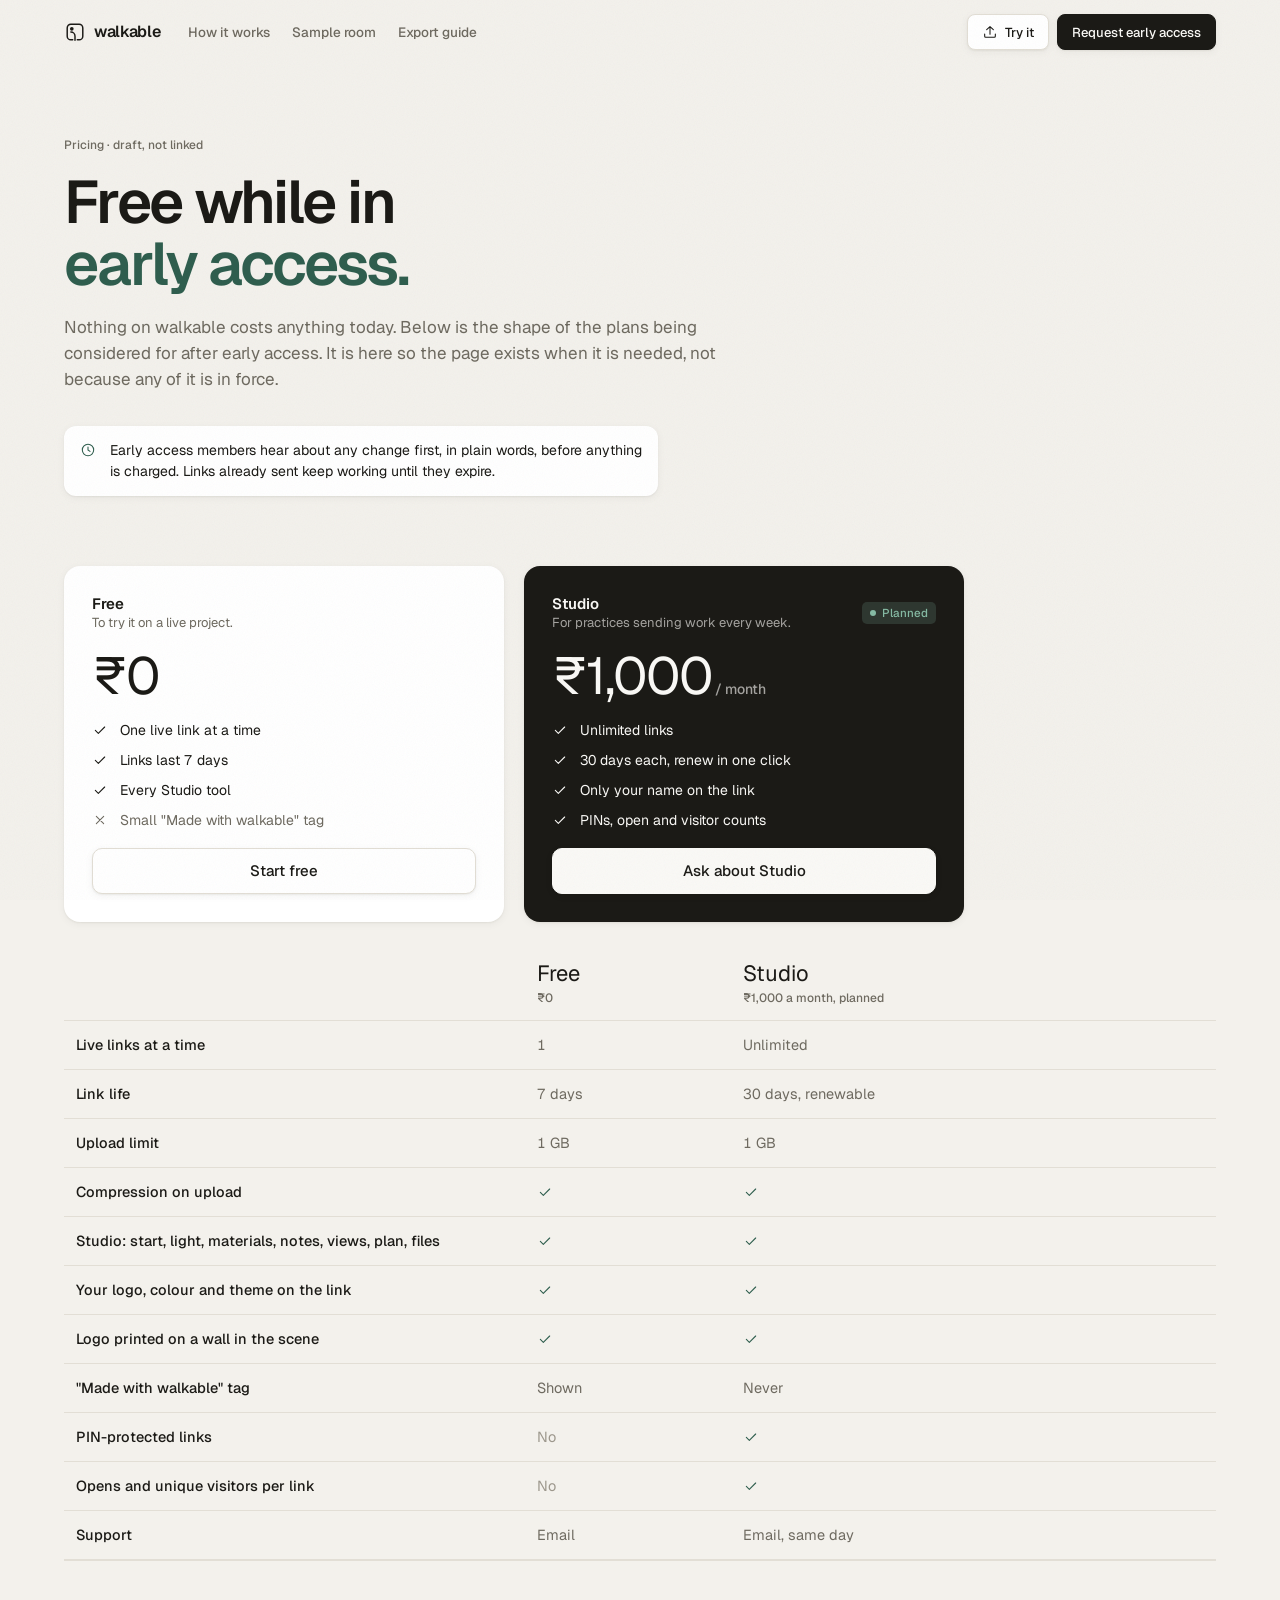
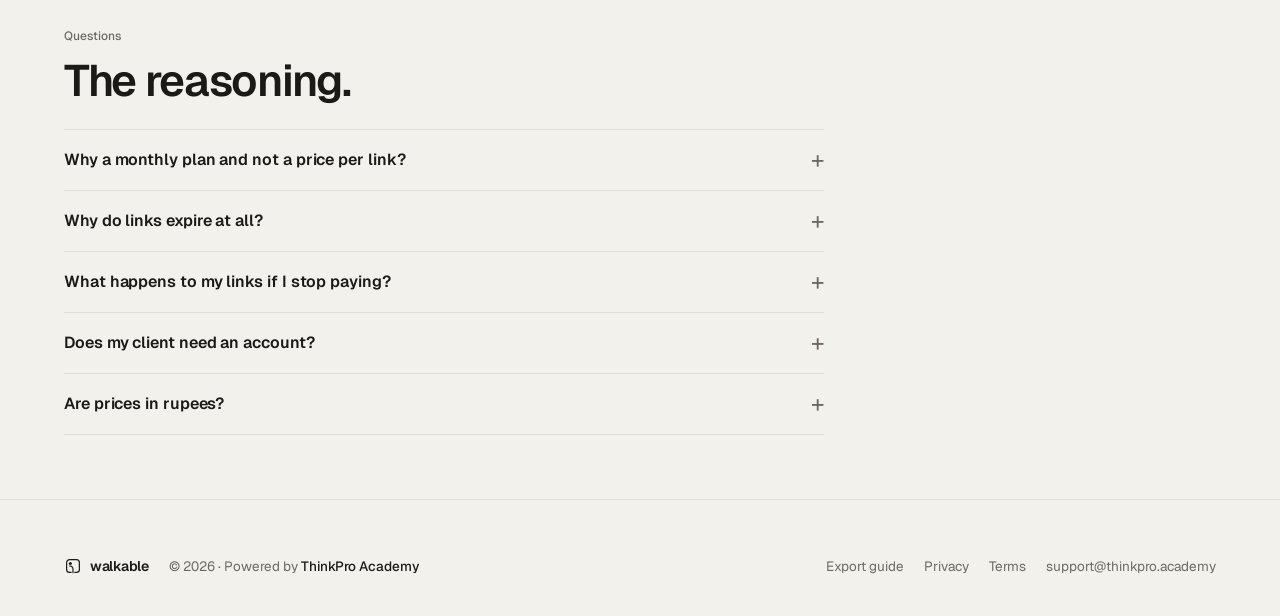
<file: pricing/index.html>
<!doctype html>
<html lang="en">
<head>
<meta charset="utf-8">
<meta name="viewport" content="width=device-width, initial-scale=1">
<title>Pricing · walkable</title>
<meta name="description" content="walkable is free while in early access. This page is a draft of the plans being considered for later and is not linked from the site.">
<link rel="canonical" href="https://walkables.in/pricing/">
<meta property="og:type" content="website">
<meta property="og:site_name" content="walkable">
<meta property="og:title" content="Pricing · walkable">
<meta property="og:description" content="walkable is free while in early access. This page is a draft of the plans being considered for later and is not linked from the site.">
<meta property="og:url" content="https://walkables.in/pricing/">
<meta property="og:image" content="https://walkables.in/assets/og.jpg">
<meta name="twitter:card" content="summary_large_image">
<meta name="theme-color" content="#F3F1EC" media="(prefers-color-scheme: light)">
<meta name="theme-color" content="#11110F" media="(prefers-color-scheme: dark)">
<link rel="icon" href="data:image/svg+xml,%3Csvg%20xmlns%3D%22http%3A%2F%2Fwww.w3.org%2F2000%2Fsvg%22%20viewBox%3D%220%200%2024%2024%22%20fill%3D%22none%22%20stroke%3D%22%231B1A16%22%20stroke-width%3D%222.2%22%20stroke-linecap%3D%22round%22%20stroke-linejoin%3D%22round%22%3E%3Cstyle%3E%40media%20(prefers-color-scheme%3A%20dark)%7Bpath%7Bstroke%3A%23EDEBE5%7Dcircle%7Bfill%3A%2386BBA4%7D%7D%3C%2Fstyle%3E%3Cpath%20d%3D%22M9.5%2020.5H7.5a4%204%200%200%201-4-4v-9a4%204%200%200%201%204-4h9a4%204%200%200%201%204%204v9a4%204%200%200%201-4%204h-2%22%2F%3E%3Cpath%20d%3D%22M12%2021v-4.5a4.5%204.5%200%200%200-4.5-4.5%22%2F%3E%3Ccircle%20cx%3D%228.5%22%20cy%3D%228.5%22%20r%3D%222.2%22%20fill%3D%22%232F5E4E%22%20stroke%3D%22none%22%2F%3E%3C%2Fsvg%3E%0A" type="image/svg+xml">
<link rel="icon" href="../assets/favicon-32.png" type="image/png" sizes="32x32">
<link rel="apple-touch-icon" href="../assets/apple-touch-icon.png">
<link rel="preconnect" href="https://fonts.googleapis.com">
<link rel="preconnect" href="https://fonts.gstatic.com" crossorigin>
<link rel="stylesheet" href="../css/walkable.css?v=mv54md6d">
<link rel="stylesheet" href="../css/site.css?v=mv54md6d">
<meta name="robots" content="noindex">
</head>
<body class="site">
<svg xmlns="http://www.w3.org/2000/svg" style="display:none" aria-hidden="true">
<symbol id="mark" viewBox="0 0 24 24"><path d="M9.5 20.5H7.5a4 4 0 0 1-4-4v-9a4 4 0 0 1 4-4h9a4 4 0 0 1 4 4v9a4 4 0 0 1-4 4h-2"/><path d="M12 21v-4.5a4.5 4.5 0 0 0-4.5-4.5"/><circle cx="8.5" cy="8.5" r="2" fill="currentColor" stroke="none"/></symbol>
<symbol id="cube" viewBox="0 0 24 24"><path d="M12 3l8 4.5v9L12 21l-8-4.5v-9L12 3z"/><path d="M4 7.5l8 4.5 8-4.5M12 12v9"/></symbol>
<symbol id="orbit" viewBox="0 0 24 24"><circle cx="12" cy="12" r="2.5"/><ellipse cx="12" cy="12" rx="9.5" ry="4.5" transform="rotate(-20 12 12)"/></symbol>
<symbol id="walk" viewBox="0 0 24 24"><circle cx="13.5" cy="4.5" r="1.6"/><path d="M10 21l2.2-5.5 2.8 2.5v3M12.2 15.5l1.3-5.5M13.5 10l3 2.5 2 .5M13.5 10l-3.5 1.5-1.5 3"/></symbol>
<symbol id="fly" viewBox="0 0 24 24"><path d="M3.5 11L20.5 4l-7 16.5-2.4-7.1L3.5 11z"/><path d="M11.1 13.4L20.5 4"/></symbol>
<symbol id="bookmark" viewBox="0 0 24 24"><path d="M6.5 3.5h11v17l-5.5-3.8-5.5 3.8v-17z"/></symbol>
<symbol id="plan" viewBox="0 0 24 24"><rect x="3.5" y="3.5" width="17" height="17" rx="1.5"/><path d="M3.5 10.5h6.5v10M14 3.5v6.5h6.5M14 14h6.5"/></symbol>
<symbol id="pin" viewBox="0 0 24 24"><path d="M12 21s-6.5-5.6-6.5-11a6.5 6.5 0 0 1 13 0c0 5.4-6.5 11-6.5 11z"/><circle cx="12" cy="10" r="2.2"/></symbol>
<symbol id="clip" viewBox="0 0 24 24"><path d="M20 11.5l-8.2 8.2a5 5 0 0 1-7.1-7.1L13 4.3a3.3 3.3 0 0 1 4.7 4.7l-8.3 8.3a1.7 1.7 0 0 1-2.4-2.4l7.5-7.5"/></symbol>
<symbol id="sun" viewBox="0 0 24 24"><circle cx="12" cy="12" r="4"/><path d="M12 2.5v2M12 19.5v2M5.3 5.3l1.4 1.4M17.3 17.3l1.4 1.4M2.5 12h2M19.5 12h2M5.3 18.7l1.4-1.4M17.3 6.7l1.4-1.4"/></symbol>
<symbol id="brand" viewBox="0 0 24 24"><rect x="3" y="5" width="18" height="14" rx="2"/><path d="M7 15l2.8-6 2.7 6M7.9 13.2h3.8M16 9v6"/></symbol>
<symbol id="layers" viewBox="0 0 24 24"><path d="M12 3.5l9 5-9 5-9-5 9-5z"/><path d="M3 13l9 5 9-5"/></symbol>
<symbol id="link" viewBox="0 0 24 24"><path d="M10 14a4 4 0 0 0 5.7 0l3-3a4 4 0 0 0-5.7-5.7l-1 1"/><path d="M14 10a4 4 0 0 0-5.7 0l-3 3a4 4 0 0 0 5.7 5.7l1-1"/></symbol>
<symbol id="upload" viewBox="0 0 24 24"><path d="M12 15.5V4M7 8.5L12 4l5 4.5"/><path d="M4 15v3.5A1.5 1.5 0 0 0 5.5 20h13a1.5 1.5 0 0 0 1.5-1.5V15"/></symbol>
<symbol id="plus" viewBox="0 0 24 24"><path d="M12 5v14M5 12h14"/></symbol>
<symbol id="check" viewBox="0 0 24 24"><path d="M5 12.5l4.5 4.5L19 7.5"/></symbol>
<symbol id="close" viewBox="0 0 24 24"><path d="M6.5 6.5l11 11M17.5 6.5l-11 11"/></symbol>
<symbol id="back" viewBox="0 0 24 24"><path d="M14.5 5.5L8 12l6.5 6.5"/></symbol>
<symbol id="down" viewBox="0 0 24 24"><path d="M6 9.5l6 6 6-6"/></symbol>
<symbol id="arrow" viewBox="0 0 24 24"><path d="M5 12h14M13.5 6.5L19 12l-5.5 5.5"/></symbol>
<symbol id="copy" viewBox="0 0 24 24"><rect x="8.5" y="8.5" width="11.5" height="11.5" rx="2"/><path d="M15.5 8.5V5.5A1.5 1.5 0 0 0 14 4H5.5A1.5 1.5 0 0 0 4 5.5V14a1.5 1.5 0 0 0 1.5 1.5h3"/></symbol>
<symbol id="external" viewBox="0 0 24 24"><path d="M14 4h6v6M20 4l-8.5 8.5"/><path d="M18 14v4.5a1.5 1.5 0 0 1-1.5 1.5h-11A1.5 1.5 0 0 1 4 18.5v-11A1.5 1.5 0 0 1 5.5 6H10"/></symbol>
<symbol id="eye" viewBox="0 0 24 24"><path d="M2.5 12S6 5.5 12 5.5 21.5 12 21.5 12 18 18.5 12 18.5 2.5 12 2.5 12z"/><circle cx="12" cy="12" r="2.8"/></symbol>
<symbol id="swatch" viewBox="0 0 24 24"><path d="M12 3.5a8.5 8.5 0 0 0 0 17c1.4 0 2-1 2-2s-.8-1.5-.8-2.5 1-1.8 2-1.8h2.3c1.7 0 3-1.2 3-3.2 0-4.2-3.8-7.5-8.5-7.5z"/><circle cx="7.8" cy="11" r="1.1"/><circle cx="10.5" cy="7.3" r="1.1"/><circle cx="15" cy="7.8" r="1.1"/></symbol>
<symbol id="cursor" viewBox="0 0 24 24"><path d="M5.5 3.5l13 6.5-5.7 1.9-2 5.6L5.5 3.5z"/><path d="M13 12l5.5 5.5"/></symbol>
<symbol id="image" viewBox="0 0 24 24"><rect x="3.5" y="4.5" width="17" height="15" rx="2"/><circle cx="9" cy="10" r="1.8"/><path d="M20.5 15.5l-4.5-4.5-8.5 8.5"/></symbol>
<symbol id="frame" viewBox="0 0 24 24"><rect x="4" y="7" width="16" height="12" rx="1.5"/><path d="M8.5 3.5L12 7l3.5-3.5M8 13h8"/></symbol>
<symbol id="target" viewBox="0 0 24 24"><circle cx="12" cy="12" r="7.5"/><circle cx="12" cy="12" r="2"/><path d="M12 2v3M12 19v3M2 12h3M19 12h3"/></symbol>
<symbol id="help" viewBox="0 0 24 24"><circle cx="12" cy="12" r="9"/><path d="M9.6 9.4a2.5 2.5 0 1 1 3.9 2.1c-.9.6-1.5 1.1-1.5 2.4M12 17h.01"/></symbol>
<symbol id="trash" viewBox="0 0 24 24"><path d="M4.5 7h15M10 11v5.5M14 11v5.5M6.5 7l.8 12a1.5 1.5 0 0 0 1.5 1.5h6.4a1.5 1.5 0 0 0 1.5-1.5l.8-12M9.5 7V4.5h5V7"/></symbol>
<symbol id="lock" viewBox="0 0 24 24"><rect x="5" y="10.5" width="14" height="10" rx="2"/><path d="M8.5 10.5V7.5a3.5 3.5 0 0 1 7 0v3"/></symbol>
<symbol id="clock" viewBox="0 0 24 24"><circle cx="12" cy="12" r="8.5"/><path d="M12 7.5V12l3 2"/></symbol>
<symbol id="users" viewBox="0 0 24 24"><circle cx="9" cy="8" r="3.3"/><path d="M3 19.5a6 6 0 0 1 12 0M15.5 4.8a3.3 3.3 0 0 1 0 6.4M17.5 14a6 6 0 0 1 3.5 5.5"/></symbol>
<symbol id="refresh" viewBox="0 0 24 24"><path d="M19.5 11.5a7.5 7.5 0 1 0-2.2 5.3M19.5 4.5v7h-7"/></symbol>
<symbol id="phone" viewBox="0 0 24 24"><rect x="7" y="2.5" width="10" height="19" rx="2.5"/><path d="M11 18.5h2"/></symbol>
<symbol id="settings" viewBox="0 0 24 24"><path d="M4 7h10M18 7h2M4 17h4M12 17h8"/><circle cx="16" cy="7" r="2"/><circle cx="10" cy="17" r="2"/></symbol>
<symbol id="play" viewBox="0 0 24 24"><path d="M7.5 4.5l12 7.5-12 7.5v-15z"/></symbol>
<symbol id="ruler" viewBox="0 0 24 24"><path d="M3.5 16.5l13-13 4 4-13 13-4-4z"/><path d="M7 13l2 2M10 10l2 2M13 7l2 2"/></symbol>

<symbol id="menu" viewBox="0 0 24 24"><path d="M4 7h16M4 12h16M4 17h16"/></symbol>
<symbol id="mail" viewBox="0 0 24 24"><rect x="3.5" y="5.5" width="17" height="13" rx="2"/><path d="M4 7l8 6 8-6"/></symbol>
<symbol id="download" viewBox="0 0 24 24"><path d="M12 4v11.5M7 11l5 5 5-5"/><path d="M4 15v3.5A1.5 1.5 0 0 0 5.5 20h13a1.5 1.5 0 0 0 1.5-1.5V15"/></symbol>
<symbol id="file" viewBox="0 0 24 24"><path d="M13.5 3.5h-7A1.5 1.5 0 0 0 5 5v14a1.5 1.5 0 0 0 1.5 1.5h11A1.5 1.5 0 0 0 19 19V9l-5.5-5.5z"/><path d="M13.5 3.5V9H19"/></symbol>
<symbol id="globe" viewBox="0 0 24 24"><circle cx="12" cy="12" r="8.5"/><path d="M3.5 12h17M12 3.5c2.5 2.5 3.5 5.5 3.5 8.5s-1 6-3.5 8.5c-2.5-2.5-3.5-5.5-3.5-8.5s1-6 3.5-8.5z"/></symbol>
<symbol id="shield" viewBox="0 0 24 24"><path d="M12 3.5l7 2.5v5.5c0 4.2-2.8 7.6-7 9-4.2-1.4-7-4.8-7-9V6l7-2.5z"/><path d="M9 12l2 2 4-4"/></symbol>
<symbol id="bolt" viewBox="0 0 24 24"><path d="M13 3L5 13.5h6L10.5 21 19 10.5h-6L13 3z"/></symbol>
<symbol id="quote" viewBox="0 0 24 24"><path d="M9.5 7.5C6.5 8 5 10 5 13v3.5h4.5V12H7.5c0-1.5.8-2.5 2-3V7.5zM19 7.5c-3 .5-4.5 2.5-4.5 5.5v3.5H19V12h-2c0-1.5.8-2.5 2-3V7.5z"/></symbol>
<symbol id="chat" viewBox="0 0 24 24"><path d="M4 6.5A2.5 2.5 0 0 1 6.5 4h11A2.5 2.5 0 0 1 20 6.5v7a2.5 2.5 0 0 1-2.5 2.5H10l-5 4v-4A2.5 2.5 0 0 1 4 13.5v-7z"/></symbol>

</svg>

<a class="skip" href="#main">Skip to content</a>
<header class="nav" id="nav"><div class="wrap">
  <a href="../" class="wordmark" aria-label="walkable home"><svg class="i"><use href="#mark"/></svg>walkable</a>
  <nav class="links" id="links" aria-label="Main">
    <a href="../#how">How it works</a>
    <a href="../room/">Sample room</a>
    <a href="../guides/">Export guide</a>
    <a href="../try/" class="only-menu">Try your own model</a>
    <a href="../early-access/" class="only-menu">Request early access</a>
  </nav>
  <div class="actions">
    <a class="btn" href="../try/"><svg class="i"><use href="#upload"/></svg><span>Try it</span></a>
    <a class="btn primary" href="../early-access/">Request early access</a>
    <button class="icon-btn menu-btn" id="menuBtn" aria-label="Menu" aria-expanded="false" aria-controls="links"><svg class="i"><use href="#menu"/></svg></button>
  </div>
</div></header>
<main id="main">
<div class="wrap">
  <div class="page-hero enter"><span class="label">Pricing · draft, not linked</span><h1 class="display">Free while in <i>early access.</i></h1><p class="lead">Nothing on walkable costs anything today. Below is the shape of the plans being considered for after early access. It is here so the page exists when it is needed, not because any of it is in force.</p>
  <div class="callout"><svg class="i"><use href="#clock"/></svg><p>Early access members hear about any change first, in plain words, before anything is charged. Links already sent keep working until they expire.</p></div></div>

  <div class="pricing" style="margin-top:0">
    <div class="tier"><div><div class="heading">Free</div><p class="mut small">To try it on a live project.</p></div><div class="price">₹0</div>
      <ul><li><svg class="i"><use href="#check"/></svg>One live link at a time</li><li><svg class="i"><use href="#check"/></svg>Links last 7 days</li><li><svg class="i"><use href="#check"/></svg>Every Studio tool</li><li class="mut"><svg class="i"><use href="#close"/></svg>Small "Made with walkable" tag</li></ul>
      <a class="btn lg" href="../early-access/">Start free</a></div>
    <div class="tier pro"><div class="spread"><div><div class="heading">Studio</div><p class="mut small">For practices sending work every week.</p></div><span class="badge live" style="background:rgba(134,187,164,.18);color:#86BBA4"><span class="dot"></span>Planned</span></div><div class="price">₹1,000<small> / month</small></div>
      <ul><li><svg class="i"><use href="#check"/></svg>Unlimited links</li><li><svg class="i"><use href="#check"/></svg>30 days each, renew in one click</li><li><svg class="i"><use href="#check"/></svg>Only your name on the link</li><li><svg class="i"><use href="#check"/></svg>PINs, open and visitor counts</li></ul>
      <a class="btn primary lg" href="../early-access/?plan=studio">Ask about Studio</a></div>
  </div>

  <table class="compare">
    <thead><tr><th></th><th>Free<small>₹0</small></th><th>Studio<small>₹1,000 a month, planned</small></th></tr></thead>
    <tbody>
      <tr><th>Live links at a time</th><td>1</td><td>Unlimited</td></tr>
      <tr><th>Link life</th><td>7 days</td><td>30 days, renewable</td></tr>
      <tr><th>Upload limit</th><td>1 GB</td><td>1 GB</td></tr>
      <tr><th>Compression on upload</th><td><svg class="i"><use href="#check"/></svg></td><td><svg class="i"><use href="#check"/></svg></td></tr>
      <tr><th>Studio: start, light, materials, notes, views, plan, files</th><td><svg class="i"><use href="#check"/></svg></td><td><svg class="i"><use href="#check"/></svg></td></tr>
      <tr><th>Your logo, colour and theme on the link</th><td><svg class="i"><use href="#check"/></svg></td><td><svg class="i"><use href="#check"/></svg></td></tr>
      <tr><th>Logo printed on a wall in the scene</th><td><svg class="i"><use href="#check"/></svg></td><td><svg class="i"><use href="#check"/></svg></td></tr>
      <tr><th>"Made with walkable" tag</th><td>Shown</td><td>Never</td></tr>
      <tr><th>PIN-protected links</th><td><span class="no">No</span></td><td><svg class="i"><use href="#check"/></svg></td></tr>
      <tr><th>Opens and unique visitors per link</th><td><span class="no">No</span></td><td><svg class="i"><use href="#check"/></svg></td></tr>
      <tr><th>Support</th><td>Email</td><td>Email, same day</td></tr>
    </tbody>
  </table>

  <section class="block tight"><span class="label">Questions</span><h2 class="section-title" style="margin:12px 0 24px">The reasoning.</h2>
    <div class="faq">
      <details><summary>Why a monthly plan and not a price per link?</summary><p>Storage and bandwidth cost scale with time and views, not with the number of links. A monthly plan with unlimited links means you never hesitate to send one.</p></details>
      <details><summary>Why do links expire at all?</summary><p>Expiry caps what is stored for a client who stopped looking months ago. On Studio a link lives 30 days and renews in one click, because a client review rarely fits in a week and re-uploading mid-project is the thing that drives people away.</p></details>
      <details><summary>What happens to my links if I stop paying?</summary><p>They move to the Free limits at the end of the billing month: one live link, 7 days, the small tag. Your scenes and settings stay; nothing is deleted.</p></details>
      <details><summary>Does my client need an account?</summary><p>No. A link, and a PIN if you set one. Nothing to install on either side.</p></details>
      <details><summary>Are prices in rupees?</summary><p>Yes. Taxes as applicable at the time of billing.</p></details>
    </div>
  </section>
</div>

</main>
<footer class="site-foot"><div class="wrap">
  <div class="foot-bottom" style="margin-top:0;padding-top:0;border-top:0"><a href="../" class="wordmark" style="font-size:14px"><svg class="i" style="width:18px;height:18px"><use href="#mark"/></svg>walkable</a><span>© 2026 · Powered by <a href="https://thinkpro.academy/" target="_blank" rel="noopener" style="color:var(--fg);font-weight:500">ThinkPro Academy</a></span><span style="flex:1"></span><a href="../guides/">Export guide</a><a href="../privacy/">Privacy</a><a href="../terms/">Terms</a><a href="mailto:support@thinkpro.academy">support@thinkpro.academy</a></div>
</div></footer>
<script src="../js/site.js?v=mv54md6d" defer></script>
</body>
</html>
</file>
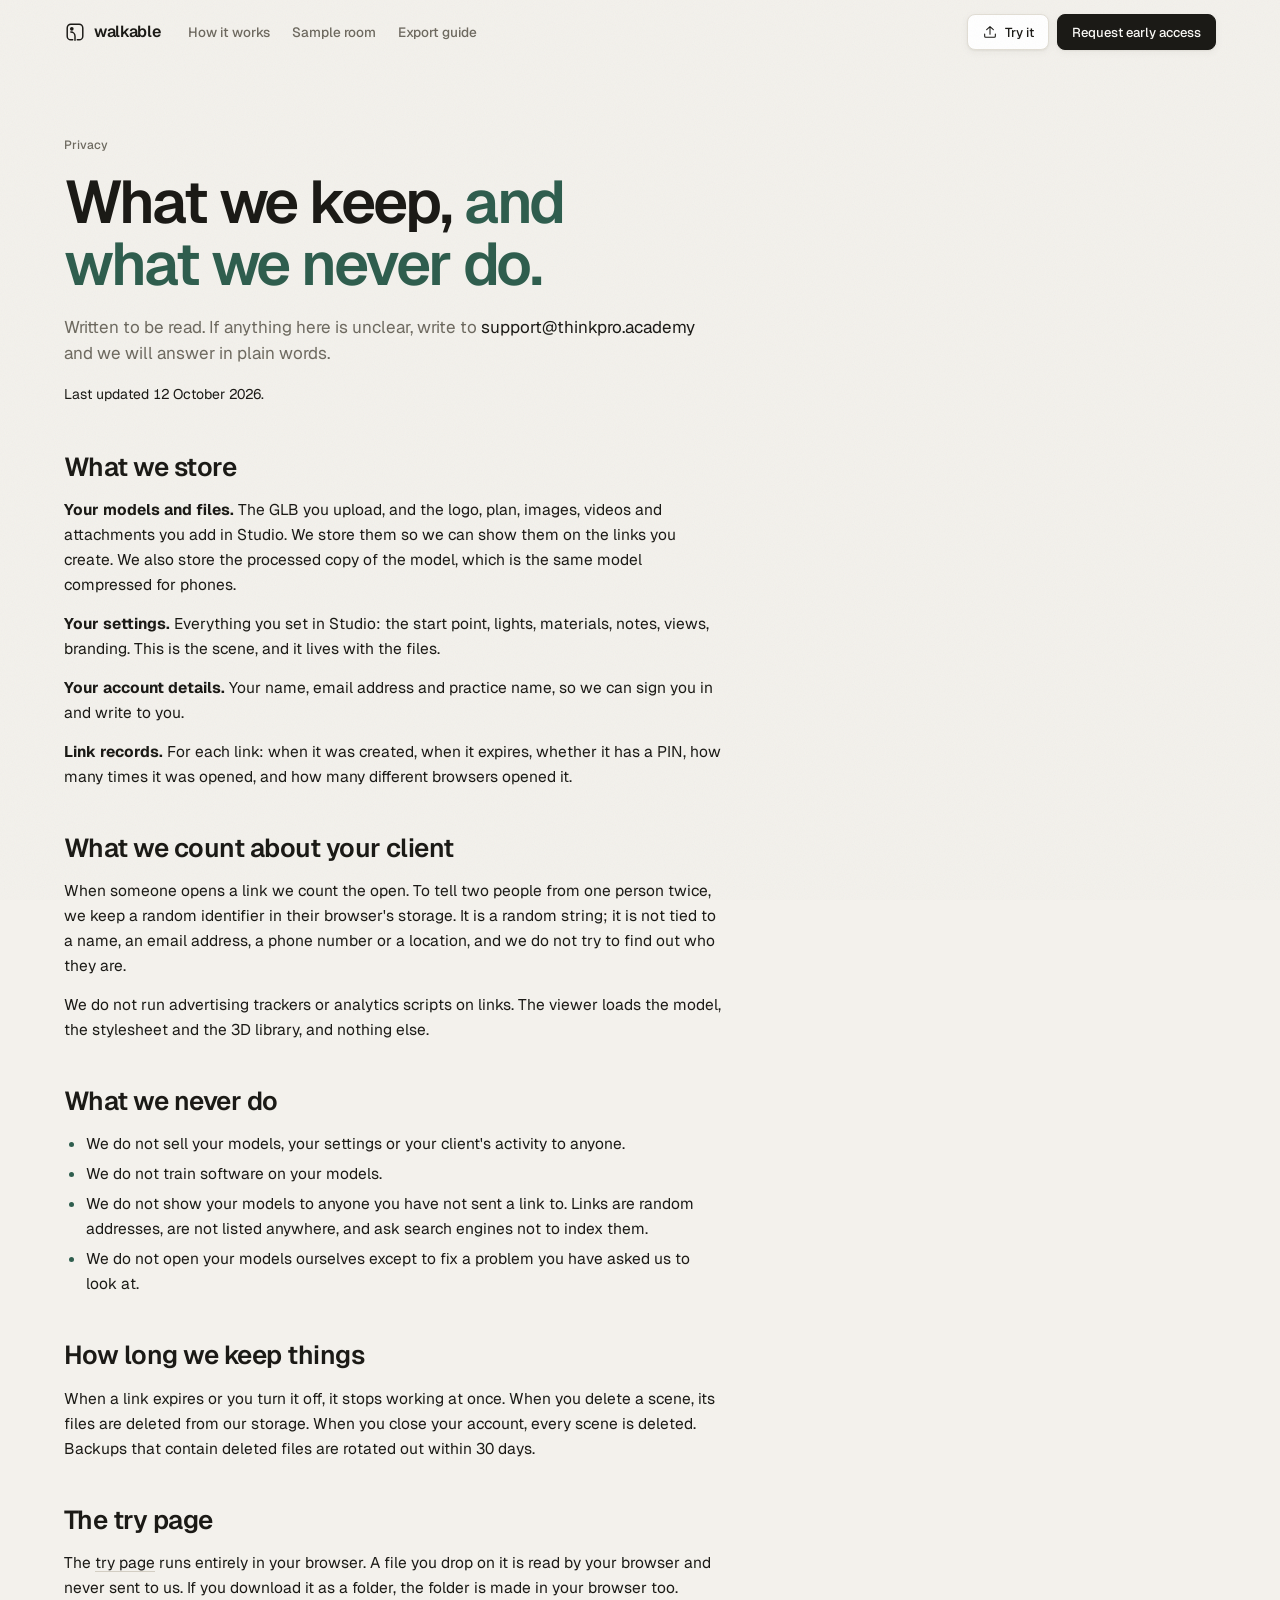
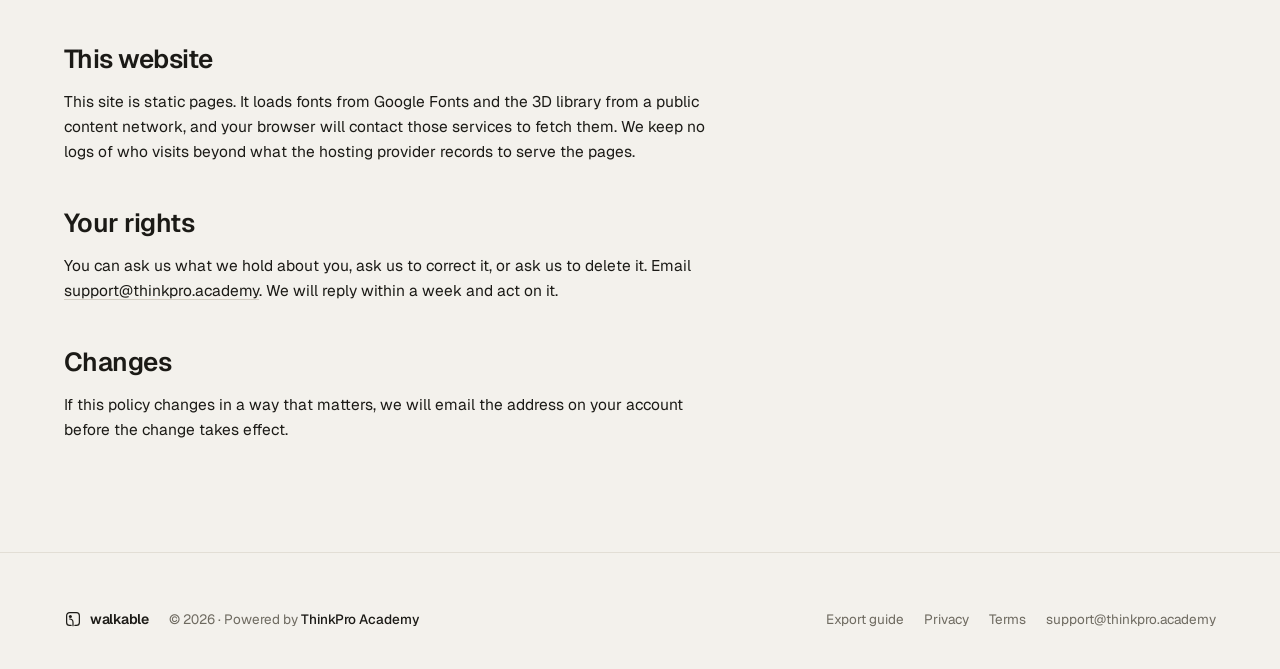
<file: privacy/index.html>
<!doctype html>
<html lang="en">
<head>
<meta charset="utf-8">
<meta name="viewport" content="width=device-width, initial-scale=1">
<title>Privacy · walkable</title>
<meta name="description" content="What walkable stores, why, for how long, and what it never does with your models or your clients.">
<link rel="canonical" href="https://walkables.in/privacy/">
<meta property="og:type" content="website">
<meta property="og:site_name" content="walkable">
<meta property="og:title" content="Privacy · walkable">
<meta property="og:description" content="What walkable stores, why, for how long, and what it never does with your models or your clients.">
<meta property="og:url" content="https://walkables.in/privacy/">
<meta property="og:image" content="https://walkables.in/assets/og.jpg">
<meta name="twitter:card" content="summary_large_image">
<meta name="theme-color" content="#F3F1EC" media="(prefers-color-scheme: light)">
<meta name="theme-color" content="#11110F" media="(prefers-color-scheme: dark)">
<link rel="icon" href="data:image/svg+xml,%3Csvg%20xmlns%3D%22http%3A%2F%2Fwww.w3.org%2F2000%2Fsvg%22%20viewBox%3D%220%200%2024%2024%22%20fill%3D%22none%22%20stroke%3D%22%231B1A16%22%20stroke-width%3D%222.2%22%20stroke-linecap%3D%22round%22%20stroke-linejoin%3D%22round%22%3E%3Cstyle%3E%40media%20(prefers-color-scheme%3A%20dark)%7Bpath%7Bstroke%3A%23EDEBE5%7Dcircle%7Bfill%3A%2386BBA4%7D%7D%3C%2Fstyle%3E%3Cpath%20d%3D%22M9.5%2020.5H7.5a4%204%200%200%201-4-4v-9a4%204%200%200%201%204-4h9a4%204%200%200%201%204%204v9a4%204%200%200%201-4%204h-2%22%2F%3E%3Cpath%20d%3D%22M12%2021v-4.5a4.5%204.5%200%200%200-4.5-4.5%22%2F%3E%3Ccircle%20cx%3D%228.5%22%20cy%3D%228.5%22%20r%3D%222.2%22%20fill%3D%22%232F5E4E%22%20stroke%3D%22none%22%2F%3E%3C%2Fsvg%3E%0A" type="image/svg+xml">
<link rel="icon" href="../assets/favicon-32.png" type="image/png" sizes="32x32">
<link rel="apple-touch-icon" href="../assets/apple-touch-icon.png">
<link rel="preconnect" href="https://fonts.googleapis.com">
<link rel="preconnect" href="https://fonts.gstatic.com" crossorigin>
<link rel="stylesheet" href="../css/walkable.css?v=mv54md6d">
<link rel="stylesheet" href="../css/site.css?v=mv54md6d">
</head>
<body class="site">
<svg xmlns="http://www.w3.org/2000/svg" style="display:none" aria-hidden="true">
<symbol id="mark" viewBox="0 0 24 24"><path d="M9.5 20.5H7.5a4 4 0 0 1-4-4v-9a4 4 0 0 1 4-4h9a4 4 0 0 1 4 4v9a4 4 0 0 1-4 4h-2"/><path d="M12 21v-4.5a4.5 4.5 0 0 0-4.5-4.5"/><circle cx="8.5" cy="8.5" r="2" fill="currentColor" stroke="none"/></symbol>
<symbol id="cube" viewBox="0 0 24 24"><path d="M12 3l8 4.5v9L12 21l-8-4.5v-9L12 3z"/><path d="M4 7.5l8 4.5 8-4.5M12 12v9"/></symbol>
<symbol id="orbit" viewBox="0 0 24 24"><circle cx="12" cy="12" r="2.5"/><ellipse cx="12" cy="12" rx="9.5" ry="4.5" transform="rotate(-20 12 12)"/></symbol>
<symbol id="walk" viewBox="0 0 24 24"><circle cx="13.5" cy="4.5" r="1.6"/><path d="M10 21l2.2-5.5 2.8 2.5v3M12.2 15.5l1.3-5.5M13.5 10l3 2.5 2 .5M13.5 10l-3.5 1.5-1.5 3"/></symbol>
<symbol id="fly" viewBox="0 0 24 24"><path d="M3.5 11L20.5 4l-7 16.5-2.4-7.1L3.5 11z"/><path d="M11.1 13.4L20.5 4"/></symbol>
<symbol id="bookmark" viewBox="0 0 24 24"><path d="M6.5 3.5h11v17l-5.5-3.8-5.5 3.8v-17z"/></symbol>
<symbol id="plan" viewBox="0 0 24 24"><rect x="3.5" y="3.5" width="17" height="17" rx="1.5"/><path d="M3.5 10.5h6.5v10M14 3.5v6.5h6.5M14 14h6.5"/></symbol>
<symbol id="pin" viewBox="0 0 24 24"><path d="M12 21s-6.5-5.6-6.5-11a6.5 6.5 0 0 1 13 0c0 5.4-6.5 11-6.5 11z"/><circle cx="12" cy="10" r="2.2"/></symbol>
<symbol id="clip" viewBox="0 0 24 24"><path d="M20 11.5l-8.2 8.2a5 5 0 0 1-7.1-7.1L13 4.3a3.3 3.3 0 0 1 4.7 4.7l-8.3 8.3a1.7 1.7 0 0 1-2.4-2.4l7.5-7.5"/></symbol>
<symbol id="sun" viewBox="0 0 24 24"><circle cx="12" cy="12" r="4"/><path d="M12 2.5v2M12 19.5v2M5.3 5.3l1.4 1.4M17.3 17.3l1.4 1.4M2.5 12h2M19.5 12h2M5.3 18.7l1.4-1.4M17.3 6.7l1.4-1.4"/></symbol>
<symbol id="brand" viewBox="0 0 24 24"><rect x="3" y="5" width="18" height="14" rx="2"/><path d="M7 15l2.8-6 2.7 6M7.9 13.2h3.8M16 9v6"/></symbol>
<symbol id="layers" viewBox="0 0 24 24"><path d="M12 3.5l9 5-9 5-9-5 9-5z"/><path d="M3 13l9 5 9-5"/></symbol>
<symbol id="link" viewBox="0 0 24 24"><path d="M10 14a4 4 0 0 0 5.7 0l3-3a4 4 0 0 0-5.7-5.7l-1 1"/><path d="M14 10a4 4 0 0 0-5.7 0l-3 3a4 4 0 0 0 5.7 5.7l1-1"/></symbol>
<symbol id="upload" viewBox="0 0 24 24"><path d="M12 15.5V4M7 8.5L12 4l5 4.5"/><path d="M4 15v3.5A1.5 1.5 0 0 0 5.5 20h13a1.5 1.5 0 0 0 1.5-1.5V15"/></symbol>
<symbol id="plus" viewBox="0 0 24 24"><path d="M12 5v14M5 12h14"/></symbol>
<symbol id="check" viewBox="0 0 24 24"><path d="M5 12.5l4.5 4.5L19 7.5"/></symbol>
<symbol id="close" viewBox="0 0 24 24"><path d="M6.5 6.5l11 11M17.5 6.5l-11 11"/></symbol>
<symbol id="back" viewBox="0 0 24 24"><path d="M14.5 5.5L8 12l6.5 6.5"/></symbol>
<symbol id="down" viewBox="0 0 24 24"><path d="M6 9.5l6 6 6-6"/></symbol>
<symbol id="arrow" viewBox="0 0 24 24"><path d="M5 12h14M13.5 6.5L19 12l-5.5 5.5"/></symbol>
<symbol id="copy" viewBox="0 0 24 24"><rect x="8.5" y="8.5" width="11.5" height="11.5" rx="2"/><path d="M15.5 8.5V5.5A1.5 1.5 0 0 0 14 4H5.5A1.5 1.5 0 0 0 4 5.5V14a1.5 1.5 0 0 0 1.5 1.5h3"/></symbol>
<symbol id="external" viewBox="0 0 24 24"><path d="M14 4h6v6M20 4l-8.5 8.5"/><path d="M18 14v4.5a1.5 1.5 0 0 1-1.5 1.5h-11A1.5 1.5 0 0 1 4 18.5v-11A1.5 1.5 0 0 1 5.5 6H10"/></symbol>
<symbol id="eye" viewBox="0 0 24 24"><path d="M2.5 12S6 5.5 12 5.5 21.5 12 21.5 12 18 18.5 12 18.5 2.5 12 2.5 12z"/><circle cx="12" cy="12" r="2.8"/></symbol>
<symbol id="swatch" viewBox="0 0 24 24"><path d="M12 3.5a8.5 8.5 0 0 0 0 17c1.4 0 2-1 2-2s-.8-1.5-.8-2.5 1-1.8 2-1.8h2.3c1.7 0 3-1.2 3-3.2 0-4.2-3.8-7.5-8.5-7.5z"/><circle cx="7.8" cy="11" r="1.1"/><circle cx="10.5" cy="7.3" r="1.1"/><circle cx="15" cy="7.8" r="1.1"/></symbol>
<symbol id="cursor" viewBox="0 0 24 24"><path d="M5.5 3.5l13 6.5-5.7 1.9-2 5.6L5.5 3.5z"/><path d="M13 12l5.5 5.5"/></symbol>
<symbol id="image" viewBox="0 0 24 24"><rect x="3.5" y="4.5" width="17" height="15" rx="2"/><circle cx="9" cy="10" r="1.8"/><path d="M20.5 15.5l-4.5-4.5-8.5 8.5"/></symbol>
<symbol id="frame" viewBox="0 0 24 24"><rect x="4" y="7" width="16" height="12" rx="1.5"/><path d="M8.5 3.5L12 7l3.5-3.5M8 13h8"/></symbol>
<symbol id="target" viewBox="0 0 24 24"><circle cx="12" cy="12" r="7.5"/><circle cx="12" cy="12" r="2"/><path d="M12 2v3M12 19v3M2 12h3M19 12h3"/></symbol>
<symbol id="help" viewBox="0 0 24 24"><circle cx="12" cy="12" r="9"/><path d="M9.6 9.4a2.5 2.5 0 1 1 3.9 2.1c-.9.6-1.5 1.1-1.5 2.4M12 17h.01"/></symbol>
<symbol id="trash" viewBox="0 0 24 24"><path d="M4.5 7h15M10 11v5.5M14 11v5.5M6.5 7l.8 12a1.5 1.5 0 0 0 1.5 1.5h6.4a1.5 1.5 0 0 0 1.5-1.5l.8-12M9.5 7V4.5h5V7"/></symbol>
<symbol id="lock" viewBox="0 0 24 24"><rect x="5" y="10.5" width="14" height="10" rx="2"/><path d="M8.5 10.5V7.5a3.5 3.5 0 0 1 7 0v3"/></symbol>
<symbol id="clock" viewBox="0 0 24 24"><circle cx="12" cy="12" r="8.5"/><path d="M12 7.5V12l3 2"/></symbol>
<symbol id="users" viewBox="0 0 24 24"><circle cx="9" cy="8" r="3.3"/><path d="M3 19.5a6 6 0 0 1 12 0M15.5 4.8a3.3 3.3 0 0 1 0 6.4M17.5 14a6 6 0 0 1 3.5 5.5"/></symbol>
<symbol id="refresh" viewBox="0 0 24 24"><path d="M19.5 11.5a7.5 7.5 0 1 0-2.2 5.3M19.5 4.5v7h-7"/></symbol>
<symbol id="phone" viewBox="0 0 24 24"><rect x="7" y="2.5" width="10" height="19" rx="2.5"/><path d="M11 18.5h2"/></symbol>
<symbol id="settings" viewBox="0 0 24 24"><path d="M4 7h10M18 7h2M4 17h4M12 17h8"/><circle cx="16" cy="7" r="2"/><circle cx="10" cy="17" r="2"/></symbol>
<symbol id="play" viewBox="0 0 24 24"><path d="M7.5 4.5l12 7.5-12 7.5v-15z"/></symbol>
<symbol id="ruler" viewBox="0 0 24 24"><path d="M3.5 16.5l13-13 4 4-13 13-4-4z"/><path d="M7 13l2 2M10 10l2 2M13 7l2 2"/></symbol>

<symbol id="menu" viewBox="0 0 24 24"><path d="M4 7h16M4 12h16M4 17h16"/></symbol>
<symbol id="mail" viewBox="0 0 24 24"><rect x="3.5" y="5.5" width="17" height="13" rx="2"/><path d="M4 7l8 6 8-6"/></symbol>
<symbol id="download" viewBox="0 0 24 24"><path d="M12 4v11.5M7 11l5 5 5-5"/><path d="M4 15v3.5A1.5 1.5 0 0 0 5.5 20h13a1.5 1.5 0 0 0 1.5-1.5V15"/></symbol>
<symbol id="file" viewBox="0 0 24 24"><path d="M13.5 3.5h-7A1.5 1.5 0 0 0 5 5v14a1.5 1.5 0 0 0 1.5 1.5h11A1.5 1.5 0 0 0 19 19V9l-5.5-5.5z"/><path d="M13.5 3.5V9H19"/></symbol>
<symbol id="globe" viewBox="0 0 24 24"><circle cx="12" cy="12" r="8.5"/><path d="M3.5 12h17M12 3.5c2.5 2.5 3.5 5.5 3.5 8.5s-1 6-3.5 8.5c-2.5-2.5-3.5-5.5-3.5-8.5s1-6 3.5-8.5z"/></symbol>
<symbol id="shield" viewBox="0 0 24 24"><path d="M12 3.5l7 2.5v5.5c0 4.2-2.8 7.6-7 9-4.2-1.4-7-4.8-7-9V6l7-2.5z"/><path d="M9 12l2 2 4-4"/></symbol>
<symbol id="bolt" viewBox="0 0 24 24"><path d="M13 3L5 13.5h6L10.5 21 19 10.5h-6L13 3z"/></symbol>
<symbol id="quote" viewBox="0 0 24 24"><path d="M9.5 7.5C6.5 8 5 10 5 13v3.5h4.5V12H7.5c0-1.5.8-2.5 2-3V7.5zM19 7.5c-3 .5-4.5 2.5-4.5 5.5v3.5H19V12h-2c0-1.5.8-2.5 2-3V7.5z"/></symbol>
<symbol id="chat" viewBox="0 0 24 24"><path d="M4 6.5A2.5 2.5 0 0 1 6.5 4h11A2.5 2.5 0 0 1 20 6.5v7a2.5 2.5 0 0 1-2.5 2.5H10l-5 4v-4A2.5 2.5 0 0 1 4 13.5v-7z"/></symbol>

</svg>

<a class="skip" href="#main">Skip to content</a>
<header class="nav" id="nav"><div class="wrap">
  <a href="../" class="wordmark" aria-label="walkable home"><svg class="i"><use href="#mark"/></svg>walkable</a>
  <nav class="links" id="links" aria-label="Main">
    <a href="../#how">How it works</a>
    <a href="../room/">Sample room</a>
    <a href="../guides/">Export guide</a>
    <a href="../try/" class="only-menu">Try your own model</a>
    <a href="../early-access/" class="only-menu">Request early access</a>
  </nav>
  <div class="actions">
    <a class="btn" href="../try/"><svg class="i"><use href="#upload"/></svg><span>Try it</span></a>
    <a class="btn primary" href="../early-access/">Request early access</a>
    <button class="icon-btn menu-btn" id="menuBtn" aria-label="Menu" aria-expanded="false" aria-controls="links"><svg class="i"><use href="#menu"/></svg></button>
  </div>
</div></header>
<main id="main">
<div class="wrap">
  <div class="page-hero enter"><span class="label">Privacy</span><h1 class="display">What we keep, <i>and what we never do.</i></h1><p class="lead">Written to be read. If anything here is unclear, write to <a class="fg" href="mailto:support@thinkpro.academy">support@thinkpro.academy</a> and we will answer in plain words.</p><p class="meta">Last updated 12 October 2026.</p></div>
  <article class="prose narrow" style="padding-bottom:96px">
    <h2>What we store</h2>
    <p><b>Your models and files.</b> The GLB you upload, and the logo, plan, images, videos and attachments you add in Studio. We store them so we can show them on the links you create. We also store the processed copy of the model, which is the same model compressed for phones.</p>
    <p><b>Your settings.</b> Everything you set in Studio: the start point, lights, materials, notes, views, branding. This is the scene, and it lives with the files.</p>
    <p><b>Your account details.</b> Your name, email address and practice name, so we can sign you in and write to you.</p>
    <p><b>Link records.</b> For each link: when it was created, when it expires, whether it has a PIN, how many times it was opened, and how many different browsers opened it.</p>
    <h2>What we count about your client</h2>
    <p>When someone opens a link we count the open. To tell two people from one person twice, we keep a random identifier in their browser's storage. It is a random string; it is not tied to a name, an email address, a phone number or a location, and we do not try to find out who they are.</p>
    <p>We do not run advertising trackers or analytics scripts on links. The viewer loads the model, the stylesheet and the 3D library, and nothing else.</p>
    <h2>What we never do</h2>
    <ul><li>We do not sell your models, your settings or your client's activity to anyone.</li><li>We do not train software on your models.</li><li>We do not show your models to anyone you have not sent a link to. Links are random addresses, are not listed anywhere, and ask search engines not to index them.</li><li>We do not open your models ourselves except to fix a problem you have asked us to look at.</li></ul>
    <h2>How long we keep things</h2>
    <p>When a link expires or you turn it off, it stops working at once. When you delete a scene, its files are deleted from our storage. When you close your account, every scene is deleted. Backups that contain deleted files are rotated out within 30 days.</p>
    <h2>The try page</h2>
    <p>The <a href="../try/">try page</a> runs entirely in your browser. A file you drop on it is read by your browser and never sent to us. If you download it as a folder, the folder is made in your browser too.</p>
    <h2>This website</h2>
    <p>This site is static pages. It loads fonts from Google Fonts and the 3D library from a public content network, and your browser will contact those services to fetch them. We keep no logs of who visits beyond what the hosting provider records to serve the pages.</p>
    <h2>Your rights</h2>
    <p>You can ask us what we hold about you, ask us to correct it, or ask us to delete it. Email <a href="mailto:support@thinkpro.academy">support@thinkpro.academy</a>. We will reply within a week and act on it.</p>
    <h2>Changes</h2>
    <p>If this policy changes in a way that matters, we will email the address on your account before the change takes effect.</p>
  </article>
</div>

</main>
<footer class="site-foot"><div class="wrap">
  <div class="foot-bottom" style="margin-top:0;padding-top:0;border-top:0"><a href="../" class="wordmark" style="font-size:14px"><svg class="i" style="width:18px;height:18px"><use href="#mark"/></svg>walkable</a><span>© 2026 · Powered by <a href="https://thinkpro.academy/" target="_blank" rel="noopener" style="color:var(--fg);font-weight:500">ThinkPro Academy</a></span><span style="flex:1"></span><a href="../guides/">Export guide</a><a href="../privacy/">Privacy</a><a href="../terms/">Terms</a><a href="mailto:support@thinkpro.academy">support@thinkpro.academy</a></div>
</div></footer>
<script src="../js/site.js?v=mv54md6d" defer></script>
</body>
</html>
</file>
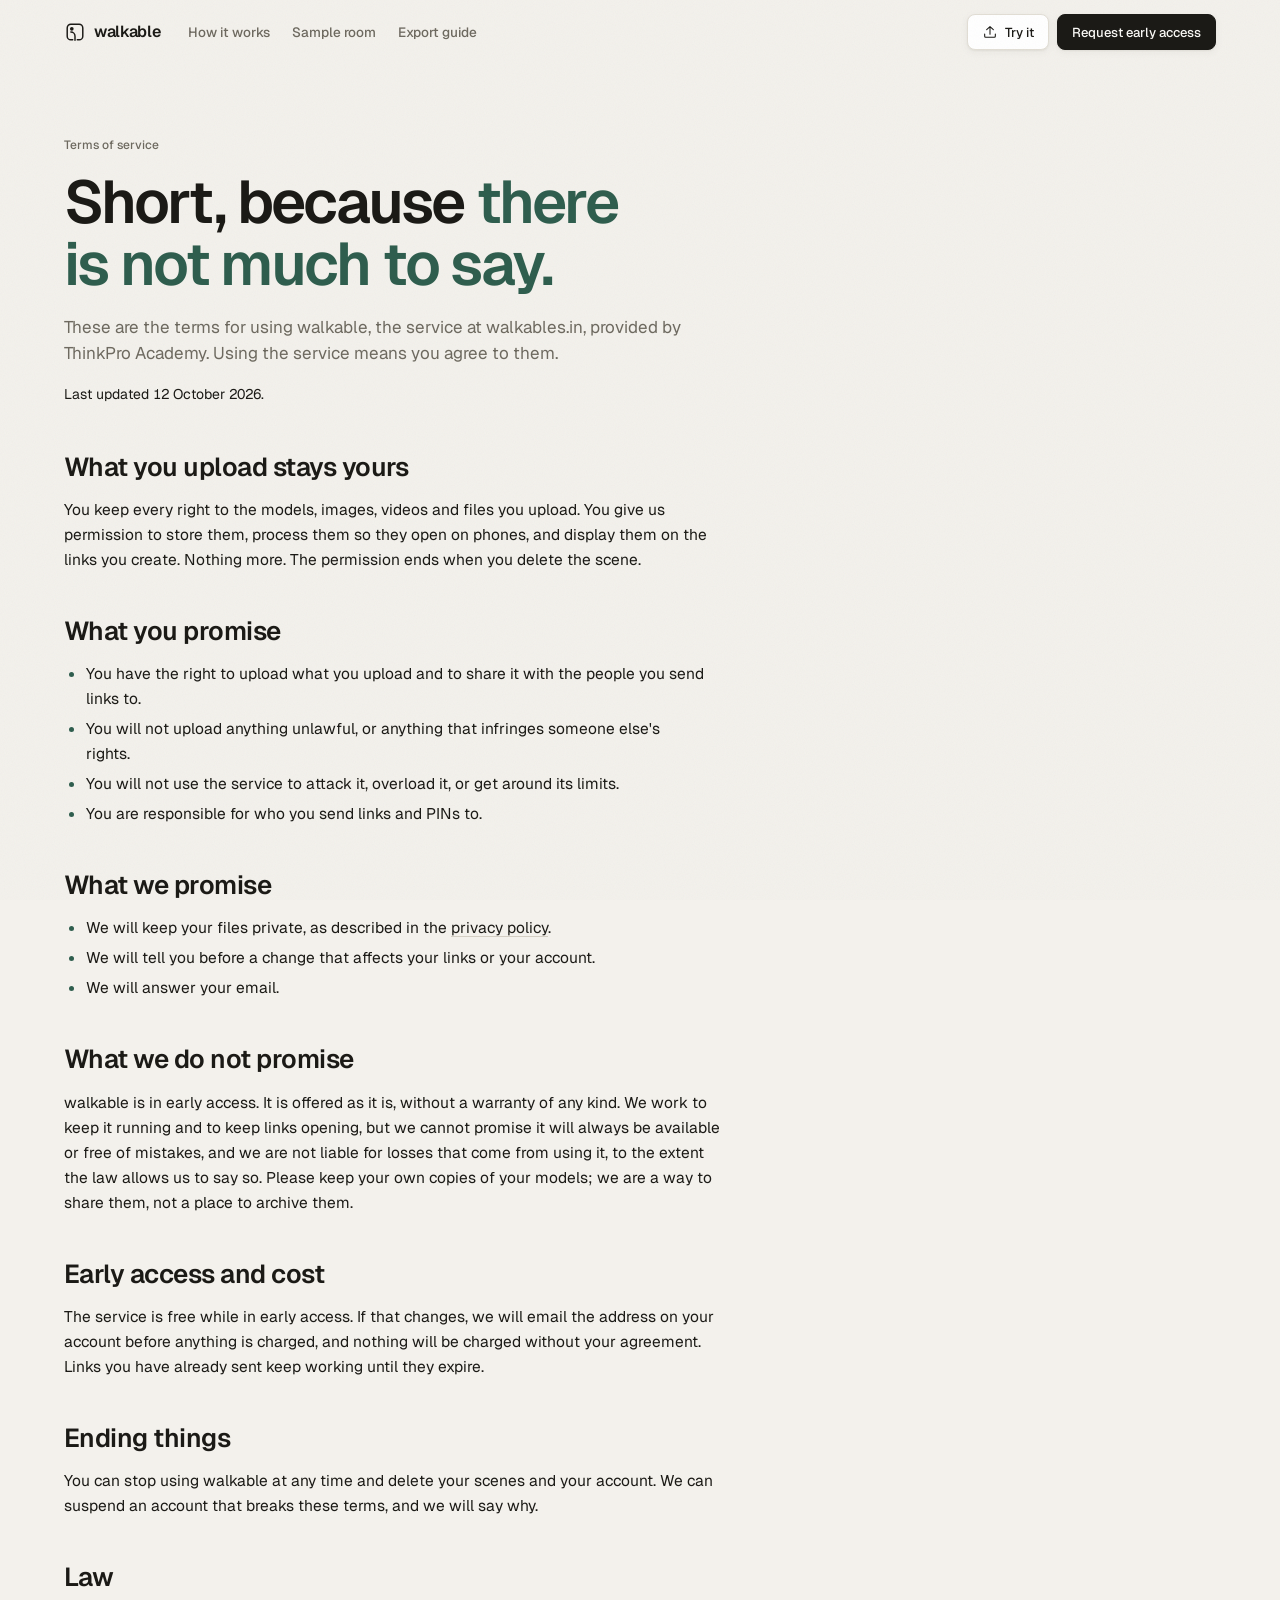
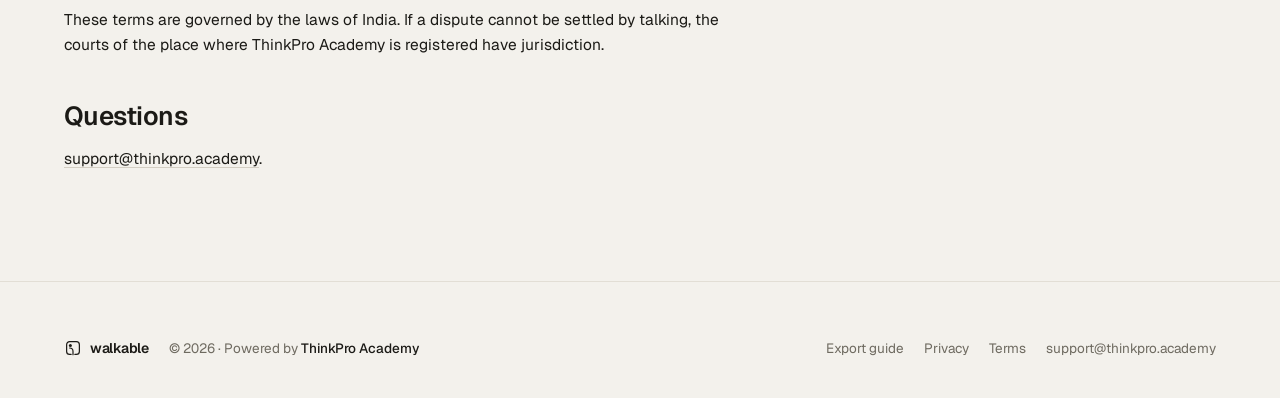
<file: terms/index.html>
<!doctype html>
<html lang="en">
<head>
<meta charset="utf-8">
<meta name="viewport" content="width=device-width, initial-scale=1">
<title>Terms · walkable</title>
<meta name="description" content="The terms for using walkable: your rights to what you upload, what you give us permission to do, and what we promise and do not promise.">
<link rel="canonical" href="https://walkables.in/terms/">
<meta property="og:type" content="website">
<meta property="og:site_name" content="walkable">
<meta property="og:title" content="Terms · walkable">
<meta property="og:description" content="The terms for using walkable: your rights to what you upload, what you give us permission to do, and what we promise and do not promise.">
<meta property="og:url" content="https://walkables.in/terms/">
<meta property="og:image" content="https://walkables.in/assets/og.jpg">
<meta name="twitter:card" content="summary_large_image">
<meta name="theme-color" content="#F3F1EC" media="(prefers-color-scheme: light)">
<meta name="theme-color" content="#11110F" media="(prefers-color-scheme: dark)">
<link rel="icon" href="data:image/svg+xml,%3Csvg%20xmlns%3D%22http%3A%2F%2Fwww.w3.org%2F2000%2Fsvg%22%20viewBox%3D%220%200%2024%2024%22%20fill%3D%22none%22%20stroke%3D%22%231B1A16%22%20stroke-width%3D%222.2%22%20stroke-linecap%3D%22round%22%20stroke-linejoin%3D%22round%22%3E%3Cstyle%3E%40media%20(prefers-color-scheme%3A%20dark)%7Bpath%7Bstroke%3A%23EDEBE5%7Dcircle%7Bfill%3A%2386BBA4%7D%7D%3C%2Fstyle%3E%3Cpath%20d%3D%22M9.5%2020.5H7.5a4%204%200%200%201-4-4v-9a4%204%200%200%201%204-4h9a4%204%200%200%201%204%204v9a4%204%200%200%201-4%204h-2%22%2F%3E%3Cpath%20d%3D%22M12%2021v-4.5a4.5%204.5%200%200%200-4.5-4.5%22%2F%3E%3Ccircle%20cx%3D%228.5%22%20cy%3D%228.5%22%20r%3D%222.2%22%20fill%3D%22%232F5E4E%22%20stroke%3D%22none%22%2F%3E%3C%2Fsvg%3E%0A" type="image/svg+xml">
<link rel="icon" href="../assets/favicon-32.png" type="image/png" sizes="32x32">
<link rel="apple-touch-icon" href="../assets/apple-touch-icon.png">
<link rel="preconnect" href="https://fonts.googleapis.com">
<link rel="preconnect" href="https://fonts.gstatic.com" crossorigin>
<link rel="stylesheet" href="../css/walkable.css?v=mv54md6d">
<link rel="stylesheet" href="../css/site.css?v=mv54md6d">
</head>
<body class="site">
<svg xmlns="http://www.w3.org/2000/svg" style="display:none" aria-hidden="true">
<symbol id="mark" viewBox="0 0 24 24"><path d="M9.5 20.5H7.5a4 4 0 0 1-4-4v-9a4 4 0 0 1 4-4h9a4 4 0 0 1 4 4v9a4 4 0 0 1-4 4h-2"/><path d="M12 21v-4.5a4.5 4.5 0 0 0-4.5-4.5"/><circle cx="8.5" cy="8.5" r="2" fill="currentColor" stroke="none"/></symbol>
<symbol id="cube" viewBox="0 0 24 24"><path d="M12 3l8 4.5v9L12 21l-8-4.5v-9L12 3z"/><path d="M4 7.5l8 4.5 8-4.5M12 12v9"/></symbol>
<symbol id="orbit" viewBox="0 0 24 24"><circle cx="12" cy="12" r="2.5"/><ellipse cx="12" cy="12" rx="9.5" ry="4.5" transform="rotate(-20 12 12)"/></symbol>
<symbol id="walk" viewBox="0 0 24 24"><circle cx="13.5" cy="4.5" r="1.6"/><path d="M10 21l2.2-5.5 2.8 2.5v3M12.2 15.5l1.3-5.5M13.5 10l3 2.5 2 .5M13.5 10l-3.5 1.5-1.5 3"/></symbol>
<symbol id="fly" viewBox="0 0 24 24"><path d="M3.5 11L20.5 4l-7 16.5-2.4-7.1L3.5 11z"/><path d="M11.1 13.4L20.5 4"/></symbol>
<symbol id="bookmark" viewBox="0 0 24 24"><path d="M6.5 3.5h11v17l-5.5-3.8-5.5 3.8v-17z"/></symbol>
<symbol id="plan" viewBox="0 0 24 24"><rect x="3.5" y="3.5" width="17" height="17" rx="1.5"/><path d="M3.5 10.5h6.5v10M14 3.5v6.5h6.5M14 14h6.5"/></symbol>
<symbol id="pin" viewBox="0 0 24 24"><path d="M12 21s-6.5-5.6-6.5-11a6.5 6.5 0 0 1 13 0c0 5.4-6.5 11-6.5 11z"/><circle cx="12" cy="10" r="2.2"/></symbol>
<symbol id="clip" viewBox="0 0 24 24"><path d="M20 11.5l-8.2 8.2a5 5 0 0 1-7.1-7.1L13 4.3a3.3 3.3 0 0 1 4.7 4.7l-8.3 8.3a1.7 1.7 0 0 1-2.4-2.4l7.5-7.5"/></symbol>
<symbol id="sun" viewBox="0 0 24 24"><circle cx="12" cy="12" r="4"/><path d="M12 2.5v2M12 19.5v2M5.3 5.3l1.4 1.4M17.3 17.3l1.4 1.4M2.5 12h2M19.5 12h2M5.3 18.7l1.4-1.4M17.3 6.7l1.4-1.4"/></symbol>
<symbol id="brand" viewBox="0 0 24 24"><rect x="3" y="5" width="18" height="14" rx="2"/><path d="M7 15l2.8-6 2.7 6M7.9 13.2h3.8M16 9v6"/></symbol>
<symbol id="layers" viewBox="0 0 24 24"><path d="M12 3.5l9 5-9 5-9-5 9-5z"/><path d="M3 13l9 5 9-5"/></symbol>
<symbol id="link" viewBox="0 0 24 24"><path d="M10 14a4 4 0 0 0 5.7 0l3-3a4 4 0 0 0-5.7-5.7l-1 1"/><path d="M14 10a4 4 0 0 0-5.7 0l-3 3a4 4 0 0 0 5.7 5.7l1-1"/></symbol>
<symbol id="upload" viewBox="0 0 24 24"><path d="M12 15.5V4M7 8.5L12 4l5 4.5"/><path d="M4 15v3.5A1.5 1.5 0 0 0 5.5 20h13a1.5 1.5 0 0 0 1.5-1.5V15"/></symbol>
<symbol id="plus" viewBox="0 0 24 24"><path d="M12 5v14M5 12h14"/></symbol>
<symbol id="check" viewBox="0 0 24 24"><path d="M5 12.5l4.5 4.5L19 7.5"/></symbol>
<symbol id="close" viewBox="0 0 24 24"><path d="M6.5 6.5l11 11M17.5 6.5l-11 11"/></symbol>
<symbol id="back" viewBox="0 0 24 24"><path d="M14.5 5.5L8 12l6.5 6.5"/></symbol>
<symbol id="down" viewBox="0 0 24 24"><path d="M6 9.5l6 6 6-6"/></symbol>
<symbol id="arrow" viewBox="0 0 24 24"><path d="M5 12h14M13.5 6.5L19 12l-5.5 5.5"/></symbol>
<symbol id="copy" viewBox="0 0 24 24"><rect x="8.5" y="8.5" width="11.5" height="11.5" rx="2"/><path d="M15.5 8.5V5.5A1.5 1.5 0 0 0 14 4H5.5A1.5 1.5 0 0 0 4 5.5V14a1.5 1.5 0 0 0 1.5 1.5h3"/></symbol>
<symbol id="external" viewBox="0 0 24 24"><path d="M14 4h6v6M20 4l-8.5 8.5"/><path d="M18 14v4.5a1.5 1.5 0 0 1-1.5 1.5h-11A1.5 1.5 0 0 1 4 18.5v-11A1.5 1.5 0 0 1 5.5 6H10"/></symbol>
<symbol id="eye" viewBox="0 0 24 24"><path d="M2.5 12S6 5.5 12 5.5 21.5 12 21.5 12 18 18.5 12 18.5 2.5 12 2.5 12z"/><circle cx="12" cy="12" r="2.8"/></symbol>
<symbol id="swatch" viewBox="0 0 24 24"><path d="M12 3.5a8.5 8.5 0 0 0 0 17c1.4 0 2-1 2-2s-.8-1.5-.8-2.5 1-1.8 2-1.8h2.3c1.7 0 3-1.2 3-3.2 0-4.2-3.8-7.5-8.5-7.5z"/><circle cx="7.8" cy="11" r="1.1"/><circle cx="10.5" cy="7.3" r="1.1"/><circle cx="15" cy="7.8" r="1.1"/></symbol>
<symbol id="cursor" viewBox="0 0 24 24"><path d="M5.5 3.5l13 6.5-5.7 1.9-2 5.6L5.5 3.5z"/><path d="M13 12l5.5 5.5"/></symbol>
<symbol id="image" viewBox="0 0 24 24"><rect x="3.5" y="4.5" width="17" height="15" rx="2"/><circle cx="9" cy="10" r="1.8"/><path d="M20.5 15.5l-4.5-4.5-8.5 8.5"/></symbol>
<symbol id="frame" viewBox="0 0 24 24"><rect x="4" y="7" width="16" height="12" rx="1.5"/><path d="M8.5 3.5L12 7l3.5-3.5M8 13h8"/></symbol>
<symbol id="target" viewBox="0 0 24 24"><circle cx="12" cy="12" r="7.5"/><circle cx="12" cy="12" r="2"/><path d="M12 2v3M12 19v3M2 12h3M19 12h3"/></symbol>
<symbol id="help" viewBox="0 0 24 24"><circle cx="12" cy="12" r="9"/><path d="M9.6 9.4a2.5 2.5 0 1 1 3.9 2.1c-.9.6-1.5 1.1-1.5 2.4M12 17h.01"/></symbol>
<symbol id="trash" viewBox="0 0 24 24"><path d="M4.5 7h15M10 11v5.5M14 11v5.5M6.5 7l.8 12a1.5 1.5 0 0 0 1.5 1.5h6.4a1.5 1.5 0 0 0 1.5-1.5l.8-12M9.5 7V4.5h5V7"/></symbol>
<symbol id="lock" viewBox="0 0 24 24"><rect x="5" y="10.5" width="14" height="10" rx="2"/><path d="M8.5 10.5V7.5a3.5 3.5 0 0 1 7 0v3"/></symbol>
<symbol id="clock" viewBox="0 0 24 24"><circle cx="12" cy="12" r="8.5"/><path d="M12 7.5V12l3 2"/></symbol>
<symbol id="users" viewBox="0 0 24 24"><circle cx="9" cy="8" r="3.3"/><path d="M3 19.5a6 6 0 0 1 12 0M15.5 4.8a3.3 3.3 0 0 1 0 6.4M17.5 14a6 6 0 0 1 3.5 5.5"/></symbol>
<symbol id="refresh" viewBox="0 0 24 24"><path d="M19.5 11.5a7.5 7.5 0 1 0-2.2 5.3M19.5 4.5v7h-7"/></symbol>
<symbol id="phone" viewBox="0 0 24 24"><rect x="7" y="2.5" width="10" height="19" rx="2.5"/><path d="M11 18.5h2"/></symbol>
<symbol id="settings" viewBox="0 0 24 24"><path d="M4 7h10M18 7h2M4 17h4M12 17h8"/><circle cx="16" cy="7" r="2"/><circle cx="10" cy="17" r="2"/></symbol>
<symbol id="play" viewBox="0 0 24 24"><path d="M7.5 4.5l12 7.5-12 7.5v-15z"/></symbol>
<symbol id="ruler" viewBox="0 0 24 24"><path d="M3.5 16.5l13-13 4 4-13 13-4-4z"/><path d="M7 13l2 2M10 10l2 2M13 7l2 2"/></symbol>

<symbol id="menu" viewBox="0 0 24 24"><path d="M4 7h16M4 12h16M4 17h16"/></symbol>
<symbol id="mail" viewBox="0 0 24 24"><rect x="3.5" y="5.5" width="17" height="13" rx="2"/><path d="M4 7l8 6 8-6"/></symbol>
<symbol id="download" viewBox="0 0 24 24"><path d="M12 4v11.5M7 11l5 5 5-5"/><path d="M4 15v3.5A1.5 1.5 0 0 0 5.5 20h13a1.5 1.5 0 0 0 1.5-1.5V15"/></symbol>
<symbol id="file" viewBox="0 0 24 24"><path d="M13.5 3.5h-7A1.5 1.5 0 0 0 5 5v14a1.5 1.5 0 0 0 1.5 1.5h11A1.5 1.5 0 0 0 19 19V9l-5.5-5.5z"/><path d="M13.5 3.5V9H19"/></symbol>
<symbol id="globe" viewBox="0 0 24 24"><circle cx="12" cy="12" r="8.5"/><path d="M3.5 12h17M12 3.5c2.5 2.5 3.5 5.5 3.5 8.5s-1 6-3.5 8.5c-2.5-2.5-3.5-5.5-3.5-8.5s1-6 3.5-8.5z"/></symbol>
<symbol id="shield" viewBox="0 0 24 24"><path d="M12 3.5l7 2.5v5.5c0 4.2-2.8 7.6-7 9-4.2-1.4-7-4.8-7-9V6l7-2.5z"/><path d="M9 12l2 2 4-4"/></symbol>
<symbol id="bolt" viewBox="0 0 24 24"><path d="M13 3L5 13.5h6L10.5 21 19 10.5h-6L13 3z"/></symbol>
<symbol id="quote" viewBox="0 0 24 24"><path d="M9.5 7.5C6.5 8 5 10 5 13v3.5h4.5V12H7.5c0-1.5.8-2.5 2-3V7.5zM19 7.5c-3 .5-4.5 2.5-4.5 5.5v3.5H19V12h-2c0-1.5.8-2.5 2-3V7.5z"/></symbol>
<symbol id="chat" viewBox="0 0 24 24"><path d="M4 6.5A2.5 2.5 0 0 1 6.5 4h11A2.5 2.5 0 0 1 20 6.5v7a2.5 2.5 0 0 1-2.5 2.5H10l-5 4v-4A2.5 2.5 0 0 1 4 13.5v-7z"/></symbol>

</svg>

<a class="skip" href="#main">Skip to content</a>
<header class="nav" id="nav"><div class="wrap">
  <a href="../" class="wordmark" aria-label="walkable home"><svg class="i"><use href="#mark"/></svg>walkable</a>
  <nav class="links" id="links" aria-label="Main">
    <a href="../#how">How it works</a>
    <a href="../room/">Sample room</a>
    <a href="../guides/">Export guide</a>
    <a href="../try/" class="only-menu">Try your own model</a>
    <a href="../early-access/" class="only-menu">Request early access</a>
  </nav>
  <div class="actions">
    <a class="btn" href="../try/"><svg class="i"><use href="#upload"/></svg><span>Try it</span></a>
    <a class="btn primary" href="../early-access/">Request early access</a>
    <button class="icon-btn menu-btn" id="menuBtn" aria-label="Menu" aria-expanded="false" aria-controls="links"><svg class="i"><use href="#menu"/></svg></button>
  </div>
</div></header>
<main id="main">
<div class="wrap">
  <div class="page-hero enter"><span class="label">Terms of service</span><h1 class="display">Short, because <i>there is not much to say.</i></h1><p class="lead">These are the terms for using walkable, the service at walkables.in, provided by ThinkPro Academy. Using the service means you agree to them.</p><p class="meta">Last updated 12 October 2026.</p></div>
  <article class="prose narrow" style="padding-bottom:96px">
    <h2>What you upload stays yours</h2>
    <p>You keep every right to the models, images, videos and files you upload. You give us permission to store them, process them so they open on phones, and display them on the links you create. Nothing more. The permission ends when you delete the scene.</p>
    <h2>What you promise</h2>
    <ul><li>You have the right to upload what you upload and to share it with the people you send links to.</li><li>You will not upload anything unlawful, or anything that infringes someone else's rights.</li><li>You will not use the service to attack it, overload it, or get around its limits.</li><li>You are responsible for who you send links and PINs to.</li></ul>
    <h2>What we promise</h2>
    <ul><li>We will keep your files private, as described in the <a href="../privacy/">privacy policy</a>.</li><li>We will tell you before a change that affects your links or your account.</li><li>We will answer your email.</li></ul>
    <h2>What we do not promise</h2>
    <p>walkable is in early access. It is offered as it is, without a warranty of any kind. We work to keep it running and to keep links opening, but we cannot promise it will always be available or free of mistakes, and we are not liable for losses that come from using it, to the extent the law allows us to say so. Please keep your own copies of your models; we are a way to share them, not a place to archive them.</p>
    <h2>Early access and cost</h2>
    <p>The service is free while in early access. If that changes, we will email the address on your account before anything is charged, and nothing will be charged without your agreement. Links you have already sent keep working until they expire.</p>
    <h2>Ending things</h2>
    <p>You can stop using walkable at any time and delete your scenes and your account. We can suspend an account that breaks these terms, and we will say why.</p>
    <h2>Law</h2>
    <p>These terms are governed by the laws of India. If a dispute cannot be settled by talking, the courts of the place where ThinkPro Academy is registered have jurisdiction.</p>
    <h2>Questions</h2>
    <p><a href="mailto:support@thinkpro.academy">support@thinkpro.academy</a>.</p>
  </article>
</div>

</main>
<footer class="site-foot"><div class="wrap">
  <div class="foot-bottom" style="margin-top:0;padding-top:0;border-top:0"><a href="../" class="wordmark" style="font-size:14px"><svg class="i" style="width:18px;height:18px"><use href="#mark"/></svg>walkable</a><span>© 2026 · Powered by <a href="https://thinkpro.academy/" target="_blank" rel="noopener" style="color:var(--fg);font-weight:500">ThinkPro Academy</a></span><span style="flex:1"></span><a href="../guides/">Export guide</a><a href="../privacy/">Privacy</a><a href="../terms/">Terms</a><a href="mailto:support@thinkpro.academy">support@thinkpro.academy</a></div>
</div></footer>
<script src="../js/site.js?v=mv54md6d" defer></script>
</body>
</html>
</file>
<file: css/walkable.css>
/* walkable — design tokens and components. Contract: docs/DESIGN.md (v2). */
@import url('https://fonts.googleapis.com/css2?family=Geist:wght@400;500;600&family=Geist+Mono:wght@400;500&family=Instrument+Serif:ital@0;1&display=swap');

:root {
  --bg:#F3F1EC; --surface:#F9F8F5; --raised:#FFFFFF; --sunk:#EAE7E0;
  --fg:#1B1A16; --mut:#6E6A60; --faint:#9C978C; --line:#E2DED5; --line-2:#D3CEC3;
  --ink:#1B1A16; --ink-fg:#FAF9F6; --accent:#2F5E4E; --accent-fg:#FFFFFF; --accent-soft:rgba(47,94,78,.12); --danger:#A53A2C; --danger-soft:rgba(165,58,44,.10);
  --glass:rgba(252,251,248,.78); --scrim:rgba(27,26,22,.36);
  --shadow-1:0 1px 2px rgba(40,34,20,.06), 0 2px 8px rgba(40,34,20,.05);
  --shadow-2:0 1px 2px rgba(40,34,20,.06), 0 10px 30px rgba(40,34,20,.10);
  --shadow-3:0 2px 4px rgba(40,34,20,.06), 0 24px 60px rgba(40,34,20,.18);
  --r-xs:6px; --r-s:8px; --r:12px; --r-l:16px;
  --ease:cubic-bezier(.2,.8,.2,1); --t:200ms;
  --sans:"Geist",-apple-system,"Segoe UI",Helvetica,Arial,sans-serif; --serif:"Instrument Serif","Iowan Old Style",Georgia,serif; --mono:"Geist Mono",ui-monospace,Menlo,monospace;
  --z-over:10; --z-chrome:20; --z-pop:30; --z-sheet:40; --z-toast:50;
  color-scheme:light;
}
@media (prefers-color-scheme: dark) { :root:not([data-theme="light"]) {
  --bg:#11110F; --surface:#181815; --raised:#201F1C; --sunk:#0C0C0B; --fg:#EDEBE5; --mut:#A29E93; --faint:#6E6A60; --line:#2C2B27; --line-2:#3A3934;
  --ink:#EDEBE5; --ink-fg:#151512; --accent:#86BBA4; --accent-fg:#0F1512; --accent-soft:rgba(134,187,164,.16); --danger:#E08B7E; --danger-soft:rgba(224,139,126,.12);
  --glass:rgba(28,28,25,.74); --scrim:rgba(0,0,0,.5);
  --shadow-1:0 1px 2px rgba(0,0,0,.3); --shadow-2:0 1px 2px rgba(0,0,0,.3), 0 10px 30px rgba(0,0,0,.35); --shadow-3:0 24px 60px rgba(0,0,0,.5); color-scheme:dark; } }
:root[data-theme="dark"] {
  --bg:#11110F; --surface:#181815; --raised:#201F1C; --sunk:#0C0C0B; --fg:#EDEBE5; --mut:#A29E93; --faint:#6E6A60; --line:#2C2B27; --line-2:#3A3934;
  --ink:#EDEBE5; --ink-fg:#151512; --accent:#86BBA4; --accent-fg:#0F1512; --accent-soft:rgba(134,187,164,.16); --danger:#E08B7E; --danger-soft:rgba(224,139,126,.12);
  --glass:rgba(28,28,25,.74); --scrim:rgba(0,0,0,.5);
  --shadow-1:0 1px 2px rgba(0,0,0,.3); --shadow-2:0 1px 2px rgba(0,0,0,.3), 0 10px 30px rgba(0,0,0,.35); --shadow-3:0 24px 60px rgba(0,0,0,.5); color-scheme:dark; }

*, *::before, *::after { box-sizing:border-box; }
html, body { margin:0; min-height:100%; }
html { scroll-behavior:smooth; }
body { background:var(--bg); color:var(--fg); font:400 14px/20px var(--sans); -webkit-font-smoothing:antialiased; text-rendering:optimizeLegibility; font-variant-numeric:tabular-nums; }
a { color:inherit; text-decoration:none; }
p { margin:0; }
h1, h2, h3, h4 { margin:0; font-weight:600; }
img { max-width:100%; }
[hidden] { display:none !important; }
::selection { background:var(--accent-soft); }

/* type */
.display { font:400 clamp(44px, 7vw, 88px)/.95 var(--serif); letter-spacing:-.02em; text-wrap:balance; }
.page-title { font:400 40px/44px var(--serif); letter-spacing:-.01em; }
.section-title { font:400 clamp(30px, 4vw, 44px)/1.02 var(--serif); letter-spacing:-.01em; text-wrap:balance; }
.serif { font-family:var(--serif); font-weight:400; }
.serif i, .display i, .section-title i { font-style:italic; }
.heading, .title { font-size:15px; line-height:20px; font-weight:600; letter-spacing:-.005em; }
.lead { font-size:17px; line-height:26px; color:var(--mut); max-width:56ch; text-wrap:pretty; }
.small { font-size:13px; line-height:18px; }
.label, .eyebrow { font-size:12px; line-height:16px; font-weight:500; color:var(--mut); }
.micro { font-size:11px; line-height:14px; font-weight:500; }
.mut { color:var(--mut); } .faint { color:var(--faint); }
.mono { font-family:var(--mono); font-size:12.5px; }
.ok { color:var(--accent); } .danger-text { color:var(--danger); }
.help { font-size:12.5px; line-height:18px; color:var(--mut); text-wrap:pretty; }
.warn { font-size:12.5px; line-height:18px; color:var(--danger); background:var(--danger-soft); padding:8px 10px; border-radius:var(--r-s); }

/* icons */
.i { width:16px; height:16px; flex:none; fill:none; stroke:currentColor; stroke-width:1.6; stroke-linecap:round; stroke-linejoin:round; }
.i-lg { width:20px; height:20px; } .i-xl { width:28px; height:28px; stroke-width:1.3; }
.wordmark { display:inline-flex; align-items:center; gap:8px; font-weight:600; font-size:16px; letter-spacing:-.02em; color:var(--fg); }
.wordmark svg { width:22px; height:22px; }

/* buttons */
button, .btn { appearance:none; display:inline-flex; align-items:center; justify-content:center; gap:7px; height:36px; padding:0 14px; font:500 13px/1 var(--sans); color:var(--fg); background:var(--raised); border:1px solid var(--line); border-radius:var(--r-s); box-shadow:var(--shadow-1); cursor:pointer; white-space:nowrap; text-decoration:none; transition:background var(--t) var(--ease), border-color var(--t) var(--ease), transform 120ms var(--ease), box-shadow var(--t) var(--ease), color var(--t); -webkit-tap-highlight-color:transparent; }
button:hover, .btn:hover { border-color:var(--line-2); }
button:active, .btn:active { transform:scale(.98); }
button:disabled { opacity:.45; cursor:default; transform:none; }
:focus-visible { outline:2px solid var(--accent); outline-offset:2px; }
.primary { background:var(--ink); color:var(--ink-fg); border-color:var(--ink); }
.primary:hover { border-color:var(--ink); background:color-mix(in srgb, var(--ink) 86%, var(--bg)); }
.accent { background:var(--accent); color:var(--accent-fg); border-color:var(--accent); }
.ghost { background:transparent; border-color:transparent; box-shadow:none; }
.ghost:hover { background:color-mix(in srgb, var(--fg) 6%, transparent); border-color:transparent; }
.danger { color:var(--danger); }
.ghost.danger:hover { background:var(--danger-soft); }
.sm, .small.btn, button.small { height:30px; padding:0 10px; font-size:12.5px; }
.lg { height:46px; padding:0 20px; font-size:15px; border-radius:10px; }
.icon-btn { width:36px; padding:0; } .icon-btn.sm { width:30px; }
.chip { height:30px; padding:0 11px; font-size:12.5px; border-radius:var(--r-s); }
.row { display:flex; gap:8px; flex-wrap:wrap; align-items:center; }
.spread { display:flex; justify-content:space-between; align-items:center; gap:10px; }
.stack { display:grid; gap:12px; }

/* segmented */
.seg { display:inline-flex; padding:2px; gap:2px; background:var(--sunk); border-radius:var(--r-s); max-width:100%; flex-wrap:wrap; }
.seg button { height:28px; padding:0 10px; border:0; background:transparent; box-shadow:none; color:var(--mut); font-size:12.5px; border-radius:6px; flex:1 1 auto; }
.seg button:hover { color:var(--fg); }
.seg button.on { background:var(--raised); color:var(--fg); box-shadow:var(--shadow-1); }
.seg.full { display:flex; }

/* fields */
.field { display:grid; gap:6px; }
.field > label, .field > .label { font-size:12px; line-height:16px; font-weight:500; color:var(--mut); }
input[type=text], input[type=number], input[type=password], input[type=url], input[type=email], select, textarea {
  width:100%; height:36px; padding:0 11px; font:400 13px/18px var(--sans); color:var(--fg); background:var(--raised); border:1px solid var(--line); border-radius:var(--r-s); transition:border-color var(--t), box-shadow var(--t); }
input::placeholder, textarea::placeholder { color:var(--faint); }
input:hover, select:hover, textarea:hover { border-color:var(--line-2); }
input:focus, select:focus, textarea:focus { outline:0; border-color:var(--accent); box-shadow:0 0 0 3px var(--accent-soft); }
textarea { height:auto; min-height:72px; padding:9px 11px; resize:vertical; }
select { appearance:none; background-image:url("data:image/svg+xml,%3Csvg xmlns='http://www.w3.org/2000/svg' width='12' height='12' fill='none' stroke='%236E6A60' stroke-width='1.6' stroke-linecap='round'%3E%3Cpath d='M3 4.5l3 3 3-3'/%3E%3C/svg%3E"); background-repeat:no-repeat; background-position:right 10px center; padding-right:30px; }
input[type=color] { appearance:none; width:36px; height:36px; padding:3px; border:1px solid var(--line); border-radius:var(--r-s); background:var(--raised); cursor:pointer; flex:none; }
input[type=color]::-webkit-color-swatch-wrapper { padding:0; } input[type=color]::-webkit-color-swatch { border:0; border-radius:5px; }
input[type=checkbox] { appearance:none; width:30px; height:18px; margin:0; flex:none; border-radius:9px; background:var(--line-2); position:relative; cursor:pointer; transition:background var(--t) var(--ease); }
input[type=checkbox]::after { content:""; position:absolute; top:2px; left:2px; width:14px; height:14px; border-radius:50%; background:#fff; box-shadow:0 1px 2px rgba(0,0,0,.2); transition:transform var(--t) var(--ease); }
input[type=checkbox]:checked { background:var(--accent); } input[type=checkbox]:checked::after { transform:translateX(12px); }
label.check { display:flex; flex-direction:row-reverse; justify-content:space-between; align-items:center; gap:12px; font-size:13px; cursor:pointer; min-height:28px; }
.range { display:grid; gap:4px; }
.range > .spread { font-size:13px; }
.range > .spread > span:last-child { color:var(--mut); font-variant-numeric:tabular-nums; font-size:12.5px; }
input[type=range] { appearance:none; width:100%; height:18px; margin:0; background:transparent; cursor:pointer; }
input[type=range]::-webkit-slider-runnable-track { height:4px; border-radius:2px; background:var(--line-2); }
input[type=range]::-moz-range-track { height:4px; border-radius:2px; background:var(--line-2); }
input[type=range]::-webkit-slider-thumb { appearance:none; width:16px; height:16px; margin-top:-6px; border-radius:50%; background:var(--raised); border:1px solid var(--line-2); box-shadow:var(--shadow-1); transition:transform 120ms var(--ease); }
input[type=range]::-moz-range-thumb { width:16px; height:16px; border-radius:50%; background:var(--raised); border:1px solid var(--line-2); }
input[type=range]:active::-webkit-slider-thumb { transform:scale(1.15); border-color:var(--accent); }

/* surfaces */
.card { background:var(--raised); border-radius:var(--r); box-shadow:var(--shadow-1); }
.panel { background:var(--glass); border:1px solid var(--line); border-radius:var(--r-l); box-shadow:var(--shadow-2), inset 0 1px 0 rgba(255,255,255,.35); backdrop-filter:blur(16px) saturate(1.2); -webkit-backdrop-filter:blur(16px) saturate(1.2); }
.pop { background:var(--raised); border:1px solid var(--line); border-radius:var(--r-l); box-shadow:var(--shadow-3); }
.badge { display:inline-flex; align-items:center; gap:6px; height:22px; padding:0 8px; font-size:11.5px; font-weight:500; border-radius:5px; background:var(--sunk); color:var(--mut); }
.badge .dot, .dot { width:6px; height:6px; border-radius:50%; background:currentColor; flex:none; }
.badge.live { background:var(--accent-soft); color:var(--accent); }
.badge.expired { background:var(--danger-soft); color:var(--danger); }
.divider { height:1px; background:var(--line); border:0; margin:0; }
.kbd { display:inline-flex; min-width:20px; height:20px; padding:0 5px; align-items:center; justify-content:center; font:500 11px var(--mono); border:1px solid var(--line); border-bottom-width:2px; border-radius:5px; background:var(--raised); color:var(--fg); }

/* tooltip */
[data-tip] { position:relative; }
[data-tip]:hover::after, [data-tip]:focus-visible::after { content:attr(data-tip); position:absolute; left:calc(100% + 10px); top:50%; transform:translateY(-50%); background:var(--ink); color:var(--ink-fg); font:500 12px/1 var(--sans); padding:7px 9px; border-radius:6px; white-space:nowrap; pointer-events:none; z-index:var(--z-pop); box-shadow:var(--shadow-2); }

/* toast, dialog, progress, skeleton */
.toast { position:fixed; left:50%; bottom:24px; transform:translate(-50%, 8px); max-width:calc(100% - 32px); padding:10px 14px; background:var(--ink); color:var(--ink-fg); border-radius:10px; box-shadow:var(--shadow-3); font-size:13px; font-weight:500; opacity:0; transition:opacity var(--t) var(--ease), transform var(--t) var(--ease); pointer-events:none; z-index:var(--z-toast); }
.toast.show { opacity:1; transform:translate(-50%, 0); }
.scrim { position:fixed; inset:0; background:var(--scrim); backdrop-filter:blur(4px); -webkit-backdrop-filter:blur(4px); display:flex; align-items:center; justify-content:center; padding:16px; z-index:var(--z-sheet); animation:fade var(--t) var(--ease); }
.dialog { width:400px; max-width:100%; padding:20px; display:grid; gap:14px; animation:rise 240ms var(--ease); }
.dialog .actions { display:flex; justify-content:flex-end; gap:8px; margin-top:4px; }
.progress { height:3px; border-radius:2px; background:var(--line); overflow:hidden; }
.progress > span { display:block; height:100%; width:0; background:var(--accent); border-radius:2px; transition:width 160ms linear; }
.skeleton { background:linear-gradient(90deg, var(--sunk) 0%, color-mix(in srgb, var(--sunk) 50%, var(--raised)) 50%, var(--sunk) 100%); background-size:200% 100%; animation:shimmer 1.4s linear infinite; border-radius:var(--r-s); }
@keyframes shimmer { to { background-position:-200% 0; } }
@keyframes fade { from { opacity:0; } }
@keyframes rise { from { opacity:0; transform:translateY(8px); } }
.enter > * { animation:rise 480ms var(--ease) both; }
.enter > *:nth-child(2) { animation-delay:40ms; } .enter > *:nth-child(3) { animation-delay:80ms; } .enter > *:nth-child(4) { animation-delay:120ms; } .enter > *:nth-child(5) { animation-delay:160ms; } .enter > *:nth-child(6) { animation-delay:200ms; }

/* modal (plan, files) */
.modal { position:fixed; inset:0; background:color-mix(in srgb, var(--bg) 92%, transparent); backdrop-filter:blur(10px); -webkit-backdrop-filter:blur(10px); display:flex; flex-direction:column; z-index:var(--z-sheet); animation:fade var(--t) var(--ease); }
.modal .bar { display:flex; justify-content:space-between; align-items:center; gap:12px; padding:14px 20px; flex-wrap:wrap; border-bottom:1px solid var(--line); }
.modal .bar strong { font:400 22px/1 var(--serif); }
.modal .mbody { flex:1; overflow:auto; padding:20px; }
.modal img { display:block; max-width:100%; max-height:100%; margin:0 auto; background:#fff; border-radius:var(--r); box-shadow:var(--shadow-2); }
.modal iframe { width:100%; height:100%; border:0; background:#fff; border-radius:var(--r); }

/* 3D overlays shared by Studio and the viewer */
.canvas { position:absolute; inset:0; width:100%; height:100%; display:block; touch-action:none; outline:0; }
.crosshair { position:absolute; left:50%; top:50%; width:6px; height:6px; margin:-3px; border-radius:50%; background:#fff; mix-blend-mode:difference; pointer-events:none; z-index:var(--z-over); }
.stick { position:absolute; left:24px; bottom:100px; width:120px; height:120px; border-radius:50%; border:1.5px solid rgba(255,255,255,.6); background:rgba(20,20,18,.22); backdrop-filter:blur(6px); -webkit-backdrop-filter:blur(6px); touch-action:none; z-index:var(--z-over); }
.stick span { position:absolute; left:50%; top:50%; width:48px; height:48px; margin:-24px; border-radius:50%; background:rgba(255,255,255,.92); box-shadow:0 2px 8px rgba(0,0,0,.2); }
.center-hint { position:absolute; left:50%; top:50%; transform:translate(-50%,-50%); background:rgba(22,21,18,.72); backdrop-filter:blur(10px); -webkit-backdrop-filter:blur(10px); color:#fff; padding:14px 20px; border-radius:var(--r); font-size:14px; line-height:22px; font-weight:500; text-align:center; pointer-events:none; z-index:var(--z-over); }
.center-hint small { display:block; font-size:12.5px; font-weight:400; opacity:.75; }
.loading { position:absolute; inset:0; display:flex; align-items:center; justify-content:center; color:var(--mut); pointer-events:none; z-index:var(--z-over); }
.mode { position:absolute; left:50%; bottom:20px; transform:translateX(-50%); z-index:var(--z-chrome); display:flex; gap:8px; align-items:center; max-width:calc(100% - 32px); }
.pill { display:inline-flex; padding:4px; gap:2px; background:var(--glass); border:1px solid var(--line); border-radius:14px; box-shadow:var(--shadow-2); backdrop-filter:blur(16px) saturate(1.2); -webkit-backdrop-filter:blur(16px) saturate(1.2); }
.pill button { height:36px; border:0; background:transparent; box-shadow:none; border-radius:10px; padding:0 12px; color:var(--fg); }
.pill button:hover { background:color-mix(in srgb, var(--fg) 7%, transparent); }
.pill button.on { background:var(--accent); color:var(--accent-fg); }
.pill .sep { width:1px; margin:6px 4px; background:var(--line); }
:root.low-contrast .pill button.on { background:transparent; color:var(--fg); box-shadow:inset 0 0 0 1.5px var(--accent); }
.marker { position:absolute; width:14px; height:14px; padding:0; border:0; margin:-7px; border-radius:50%; background:var(--accent); box-shadow:0 0 0 2.5px #fff, 0 2px 8px rgba(0,0,0,.3); cursor:pointer; z-index:var(--z-over); transition:transform var(--t) var(--ease); }
.marker:hover { transform:scale(1.3); }
.marker-card { position:absolute; width:248px; padding:12px 14px; z-index:var(--z-pop); display:grid; gap:4px; animation:rise 200ms var(--ease); }
.lockup { position:absolute; top:16px; left:16px; max-width:calc(100% - 96px); padding:10px 14px; display:flex; align-items:center; gap:12px; z-index:var(--z-chrome); cursor:pointer; }
.lockup img { height:22px; max-width:140px; width:auto; display:block; }
.lockup .sep { width:1px; align-self:stretch; background:var(--line); }
.lockup .text { display:grid; gap:1px; min-width:0; }
.lockup .text .title { font:400 19px/22px var(--serif); white-space:nowrap; overflow:hidden; text-overflow:ellipsis; }
.lockup .text .mut { font-size:12px; line-height:16px; white-space:nowrap; overflow:hidden; text-overflow:ellipsis; }
.lockup.collapsed .text, .lockup.collapsed .sep { display:none; }
:root.dark-logo-invert.theme-dark .lockup img, :root.dark-logo-invert.theme-dark .arrive-logo, :root.dark-logo-invert .brand-preview .dark img { filter:invert(1); }
.watermark { position:absolute; right:16px; bottom:24px; display:inline-flex; align-items:center; gap:6px; font-size:11.5px; font-weight:500; color:var(--mut); z-index:var(--z-chrome); padding:6px 9px; border-radius:8px; background:var(--glass); backdrop-filter:blur(10px); -webkit-backdrop-filter:blur(10px); }
.watermark svg { width:14px; height:14px; }
.gate { position:absolute; inset:0; display:flex; align-items:center; justify-content:center; padding:16px; z-index:var(--z-sheet); background:var(--bg); }

@media (max-width:640px) { .lockup img { height:18px; max-width:110px; } .lockup { padding:8px 12px; top:12px; left:12px; } .lockup .text .title { font-size:17px; } .marker-card { width:210px; } }
@media (prefers-reduced-motion: reduce) { :root { --t:0ms; } *, *::before, *::after { animation:none !important; transition:none !important; } html { scroll-behavior:auto; } }
</file>
<file: css/site.css>
/* walkable public site. Extends css/walkable.css; contract: docs/DESIGN.md (v2). */
body.site::before { content:""; position:fixed; inset:0; pointer-events:none; z-index:100; opacity:.05; mix-blend-mode:multiply; background-image:url("data:image/svg+xml,%3Csvg xmlns='http://www.w3.org/2000/svg' width='160' height='160'%3E%3Cfilter id='n'%3E%3CfeTurbulence type='fractalNoise' baseFrequency='.9' numOctaves='2' stitchTiles='stitch'/%3E%3C/filter%3E%3Crect width='100%25' height='100%25' filter='url(%23n)'/%3E%3C/svg%3E"); }
:root.theme-dark body.site::before, :root[data-theme="dark"] body.site::before { mix-blend-mode:screen; opacity:.035; }
.skip { position:absolute; left:-999px; top:8px; } .skip:focus { left:16px; z-index:200; background:var(--raised); padding:8px 12px; border-radius:8px; }
.wrap { max-width:1200px; margin:0 auto; padding:0 24px; }
.narrow { max-width:760px; }
.mid { max-width:920px; }
.fg { color:var(--fg); }

/* nav */
.nav { position:sticky; top:0; z-index:50; background:color-mix(in srgb, var(--bg) 82%, transparent); backdrop-filter:blur(12px); -webkit-backdrop-filter:blur(12px); border-bottom:1px solid transparent; transition:border-color var(--t); }
.nav.scrolled { border-bottom-color:var(--line); }
.nav .wrap { height:64px; display:flex; align-items:center; gap:28px; }
.nav .links { display:flex; gap:22px; flex:1; font-size:13.5px; font-weight:500; color:var(--mut); }
.nav .links a { position:relative; padding:4px 0; white-space:nowrap; }
.nav .links a:hover, .nav .links a[aria-current] { color:var(--fg); }
.nav .links a[aria-current]::after { content:""; position:absolute; left:0; right:0; bottom:-3px; height:2px; border-radius:1px; background:var(--accent); }
.nav .links .only-menu { display:none; }
.nav .actions { display:flex; gap:8px; align-items:center; margin-left:auto; }
.menu-btn { display:none; }

/* hero */
.hero { padding:72px 0 0; }
.hero .top { display:grid; grid-template-columns:1.25fr 1fr; gap:48px; align-items:end; }
.hero .display { max-width:13ch; }
.hero .side { display:grid; gap:24px; padding-bottom:8px; }
.proof { display:flex; gap:18px; flex-wrap:wrap; font-size:13px; color:var(--mut); } .proof span { display:inline-flex; gap:6px; align-items:center; } .proof .i { color:var(--accent); }
.shot { position:relative; margin:56px 0 0; }
.shot .frame { position:relative; display:block; border-radius:20px; overflow:hidden; box-shadow:var(--shadow-3); aspect-ratio:16/9; background:var(--sunk); }
.shot .frame > img { width:100%; height:100%; object-fit:cover; display:block; transition:transform 900ms var(--ease); }
.shot .frame:hover > img { transform:scale(1.015); }
.shot .lk { position:absolute; top:18px; left:18px; display:flex; gap:12px; align-items:center; padding:10px 14px; pointer-events:none; }
.shot .lk .sep { width:1px; align-self:stretch; background:var(--line); }
.shot .lk b { display:block; font:400 19px/22px var(--serif); } .shot .lk small { font-size:12px; color:var(--mut); }
.shot .dk { position:absolute; left:50%; bottom:18px; transform:translateX(-50%); pointer-events:none; }
.shot .dk span { display:inline-flex; flex-direction:column; align-items:center; gap:3px; height:48px; justify-content:center; padding:0 12px; font-size:11.5px; font-weight:500; border-radius:10px; min-width:58px; }
.shot .dk span.on { background:var(--accent); color:var(--accent-fg); }
.shot .note { position:absolute; left:40%; top:30%; pointer-events:none; }
.shot .note .marker { position:absolute; left:0; top:0; }
.shot .note .panel { position:absolute; left:16px; top:-10px; width:220px; padding:10px 12px; font-size:12.5px; line-height:17px; }
.phone { position:absolute; right:-12px; bottom:-56px; width:210px; aspect-ratio:9/19; border-radius:34px; background:#151512; padding:9px; box-shadow:var(--shadow-3); }
.phone .scr { position:relative; width:100%; height:100%; border-radius:26px; overflow:hidden; background:#000; }
.phone img { width:100%; height:100%; object-fit:cover; display:block; }
.phone .stk { position:absolute; left:16px; bottom:22px; width:62px; height:62px; border-radius:50%; border:1.5px solid rgba(255,255,255,.6); background:rgba(20,20,18,.2); }
.phone .stk::after { content:""; position:absolute; left:50%; top:50%; width:26px; height:26px; margin:-13px; border-radius:50%; background:rgba(255,255,255,.92); }
.phone .tag { position:absolute; top:14px; left:12px; right:12px; padding:7px 10px; font-size:10.5px; border-radius:10px; }
.phone .tag b { font:400 13px/1 var(--serif); display:block; }
.tools { padding:120px 0 24px; display:flex; gap:20px 40px; flex-wrap:wrap; align-items:baseline; color:var(--mut); }
.tools b { font:400 22px/1 var(--serif); color:var(--fg); }
.tools a, .tools span { font-weight:500; letter-spacing:-.01em; font-size:15px; } .tools a:hover { color:var(--fg); }

/* inner page hero */
.page-hero { padding:72px 0 48px; display:grid; gap:18px; max-width:880px; }
.page-hero .display { font-size:clamp(40px, 6vw, 76px); max-width:15ch; }
.page-hero .lead { max-width:60ch; }
.crumbs { display:flex; gap:8px; align-items:center; font-size:13px; color:var(--mut); } .crumbs a:hover { color:var(--fg); } .crumbs .i { width:14px; height:14px; }

/* sections */
section.block { padding:96px 0; border-top:1px solid var(--line); }
section.block.tight { padding:64px 0; }
.how { display:grid; grid-template-columns:.9fr 1.1fr; gap:64px; }
.how .sticky { position:sticky; top:96px; align-self:start; display:grid; gap:16px; }
.steps, .how ol { list-style:none; margin:0; padding:0; display:grid; gap:0; }
.steps li, .how li { display:grid; grid-template-columns:72px 1fr; gap:20px; padding:28px 0; border-top:1px solid var(--line); } .steps li:first-child, .how li:first-child { border-top:0; padding-top:0; }
.steps li .n, .how li .n { font:400 56px/0.9 var(--serif); color:var(--accent); }
.steps li h3, .how li h3 { font-size:18px; font-weight:600; letter-spacing:-.01em; margin-bottom:6px; }
.steps li p, .how li p { color:var(--mut); max-width:52ch; font-size:15px; line-height:23px; }
.steps li p + p { margin-top:8px; }
.steps li ul { margin:10px 0 0; padding-left:18px; color:var(--mut); font-size:14.5px; line-height:22px; max-width:52ch; } .steps li ul li { display:list-item; grid-template-columns:none; padding:2px 0; border:0; } .steps li ul li::marker { color:var(--accent); }
.feat { display:grid; grid-template-columns:1fr 1.15fr; gap:64px; align-items:center; padding:48px 0; }
.feat.flip { grid-template-columns:1.15fr 1fr; } .feat.flip .copy { order:2; }
.feat .copy { display:grid; gap:16px; }
.feat ul, .ticks { list-style:none; padding:0; margin:8px 0 0; display:grid; gap:10px; }
.feat li, .ticks li { display:grid; grid-template-columns:20px 1fr; gap:10px; font-size:14.5px; line-height:21px; } .feat li .i, .ticks li .i { color:var(--accent); margin-top:2px; }
.feat .pic { border-radius:var(--r-l); overflow:hidden; box-shadow:var(--shadow-2); background:var(--sunk); position:relative; }
.feat .pic img { display:block; width:100%; height:auto; }
.feat .pic.plan { background:#fff; padding:24px; }
.more { display:inline-flex; align-items:center; gap:6px; font-weight:500; font-size:14px; color:var(--fg); } .more .i { transition:transform var(--t) var(--ease); } .more:hover .i { transform:translateX(3px); }
.story { display:grid; grid-template-columns:1.1fr .9fr; gap:64px; align-items:center; }
.story .copy { display:grid; gap:18px; }
.story .pic { border-radius:var(--r-l); overflow:hidden; box-shadow:var(--shadow-2); background:#fff; padding:20px; }
.story .pic img { display:block; width:100%; height:auto; }
.stats { display:flex; gap:40px; flex-wrap:wrap; margin-top:8px; } .stats div { display:grid; gap:2px; } .stats b { font:400 40px/1 var(--serif); letter-spacing:-.01em; font-variant-numeric:tabular-nums; } .stats span { font-size:13px; color:var(--mut); }
.tryrow { display:grid; grid-template-columns:1fr 1fr; gap:64px; align-items:center; }
.tryrow .copy { display:grid; gap:18px; }
.dropzone { display:grid; justify-items:center; align-content:center; gap:8px; text-align:center; min-height:300px; padding:32px; border:1.5px dashed var(--line-2); border-radius:var(--r-l); background:color-mix(in srgb, var(--raised) 60%, transparent); color:var(--mut); transition:border-color var(--t), background var(--t), transform var(--t) var(--ease); }
.dropzone:hover, .dropzone.over { border-color:var(--accent); background:var(--accent-soft); color:var(--fg); }
.dropzone.over { transform:scale(1.01); }
.dropzone .i-xl { color:var(--accent); margin-bottom:8px; }
.dropzone b { font:400 26px/1.1 var(--serif); color:var(--fg); }
.dropzone small { font-size:13px; }
.pricing { display:grid; grid-template-columns:1fr 1fr; gap:20px; margin-top:40px; max-width:900px; }
.tier { padding:28px; border-radius:var(--r-l); display:grid; gap:18px; grid-template-rows:auto auto 1fr auto; background:var(--raised); box-shadow:var(--shadow-1); }
.tier .price { font:400 52px/1 var(--serif); letter-spacing:-.02em; } .tier .price small { font:500 14px var(--sans); color:var(--mut); letter-spacing:0; }
.tier ul { list-style:none; margin:0; padding:0; display:grid; gap:10px; align-content:start; } .tier li { display:grid; grid-template-columns:20px 1fr; gap:8px; font-size:14px; } .tier li .i { margin-top:2px; }
.tier.pro { background:var(--ink); color:var(--ink-fg); } .tier.pro .mut, .tier.pro .price small { color:color-mix(in srgb, var(--ink-fg) 62%, transparent); }
.tier.pro .primary { background:var(--ink-fg); color:var(--ink); border-color:var(--ink-fg); }
.tier.pro .btn:not(.primary) { background:transparent; color:var(--ink-fg); border-color:color-mix(in srgb, var(--ink-fg) 30%, transparent); }
.cta { padding:120px 0; display:grid; gap:28px; border-top:1px solid var(--line); }
.cta .display { font-size:clamp(40px, 6vw, 72px); max-width:16ch; }

/* long-form pages */
.docgrid { display:grid; grid-template-columns:200px 1fr; gap:72px; align-items:start; padding-bottom:96px; }
.toc { position:sticky; top:88px; display:grid; gap:2px; font-size:13.5px; }
.toc .label { padding:0 10px 6px; }
.toc a { padding:7px 10px; border-radius:8px; color:var(--mut); } .toc a:hover { color:var(--fg); background:color-mix(in srgb, var(--fg) 5%, transparent); } .toc a.cur { color:var(--fg); background:var(--accent-soft); }
.doc > section { padding:48px 0; border-top:1px solid var(--line); scroll-margin-top:88px; display:grid; gap:16px; } .doc > section:first-child { border-top:0; padding-top:0; }
.doc .section-title { font-size:clamp(28px, 3.4vw, 38px); }
.doc .pic { border-radius:var(--r-l); overflow:hidden; box-shadow:var(--shadow-2); background:var(--sunk); margin-top:8px; } .doc .pic img { display:block; width:100%; height:auto; } .doc .pic.plan { background:#fff; padding:20px; }
.doc .two { display:grid; grid-template-columns:1fr 1fr; gap:32px 48px; align-items:start; }
.prose { font-size:15.5px; line-height:25px; }
.prose p { margin:0 0 14px; max-width:66ch; text-wrap:pretty; }
.prose h2 { font:400 32px/1.1 var(--serif); letter-spacing:-.01em; margin:44px 0 14px; scroll-margin-top:88px; } .prose h2:first-child { margin-top:0; }
.prose h3 { font-size:16px; font-weight:600; margin:28px 0 8px; letter-spacing:-.005em; }
.prose ul, .prose ol { padding-left:22px; margin:0 0 16px; } .prose li { margin:5px 0; max-width:62ch; } .prose li::marker { color:var(--accent); }
.prose ol li::marker { font-weight:600; color:var(--fg); }
.prose a:not(.btn) { text-decoration:underline; text-decoration-color:var(--line-2); text-underline-offset:3px; text-decoration-thickness:1px; } .prose a:not(.btn):hover { text-decoration-color:var(--accent); }
.prose code { font:500 13px var(--mono); background:var(--sunk); padding:1px 6px; border-radius:5px; }
.prose .kbd { vertical-align:middle; }
.prose hr { border:0; border-top:1px solid var(--line); margin:40px 0; }
.prose .meta { font-size:13px; color:var(--mut); }
.callout { padding:14px 16px; background:var(--raised); border-radius:var(--r); box-shadow:var(--shadow-1); font-size:14px; line-height:21px; margin:16px 0 22px; display:grid; grid-template-columns:20px 1fr; gap:10px; max-width:66ch; }
.callout .i { color:var(--accent); margin-top:2px; }
.callout.warn { background:var(--danger-soft); box-shadow:none; color:var(--fg); } .callout.warn .i { color:var(--danger); }
.prose .callout p { margin:0; }
table.spec { width:100%; border-collapse:collapse; font-size:14.5px; line-height:21px; margin:8px 0 20px; }
.spec th, .spec td { text-align:left; padding:12px 12px 12px 0; border-top:1px solid var(--line); vertical-align:top; }
.spec tr:last-child th, .spec tr:last-child td { border-bottom:1px solid var(--line); }
.spec th { font-weight:500; color:var(--mut); width:220px; }
.spec td .mut { display:block; font-size:13px; }
table.compare { width:100%; border-collapse:collapse; font-size:14.5px; margin-top:40px; }
.compare th, .compare td { padding:14px 12px; text-align:left; border-top:1px solid var(--line); vertical-align:top; }
.compare thead th { border-top:0; padding-top:0; font:400 22px/1 var(--serif); }
.compare thead th small { display:block; font:500 12px/16px var(--sans); color:var(--mut); margin-top:6px; }
.compare tbody th { font-weight:500; color:var(--fg); width:40%; }
.compare td { color:var(--mut); } .compare td .i { color:var(--accent); vertical-align:-3px; } .compare td .no { color:var(--faint); }
.compare tr:last-child td, .compare tr:last-child th { border-bottom:1px solid var(--line); }
.faq { display:grid; max-width:760px; }
.faq details { border-top:1px solid var(--line); } .faq details:last-child { border-bottom:1px solid var(--line); }
.faq summary { cursor:pointer; padding:18px 0; font-size:16px; font-weight:600; letter-spacing:-.005em; list-style:none; display:flex; justify-content:space-between; gap:16px; align-items:center; }
.faq summary::-webkit-details-marker { display:none; }
.faq summary::after { content:"+"; font:400 24px/1 var(--serif); color:var(--mut); flex:none; transition:transform var(--t) var(--ease); } .faq details[open] summary::after { transform:rotate(45deg); }
.faq details p { padding:0 0 18px; color:var(--mut); max-width:62ch; font-size:15px; line-height:24px; } .faq details p + p { margin-top:-8px; }

/* cards, grids */
.cards { display:grid; grid-template-columns:repeat(auto-fill, minmax(260px, 1fr)); gap:16px; }
.card.link { padding:22px; display:grid; gap:8px; align-content:start; transition:transform var(--t) var(--ease), box-shadow var(--t); }
.card.link:hover { transform:translateY(-2px); box-shadow:var(--shadow-2); }
.card.link .title { font:400 22px/1.1 var(--serif); }
.card.link p { color:var(--mut); font-size:14px; line-height:21px; }
.card.link .more { margin-top:6px; }
.card .ico { width:40px; height:40px; border-radius:11px; background:var(--sunk); display:flex; align-items:center; justify-content:center; color:var(--accent); margin-bottom:6px; }
.card .ico .i { width:20px; height:20px; }
.three { display:grid; grid-template-columns:repeat(3, 1fr); gap:24px; }
.three > div { display:grid; gap:10px; align-content:start; }
.three h3 { font-size:17px; font-weight:600; letter-spacing:-.01em; }
.three p { color:var(--mut); font-size:14.5px; line-height:22px; }
.three .n { font:400 44px/1 var(--serif); color:var(--accent); }
.keys { display:grid; grid-template-columns:auto 1fr; gap:8px 14px; align-items:center; font-size:14px; }
.keys > span:nth-child(odd) { display:flex; gap:3px; }
.roadmap { display:grid; grid-template-columns:repeat(3, 1fr); gap:24px; }
.roadmap > div { padding:24px; border-radius:var(--r-l); background:var(--raised); box-shadow:var(--shadow-1); display:grid; gap:14px; align-content:start; }
.roadmap h2 { font:400 26px/1.1 var(--serif); }
.roadmap ul { list-style:none; margin:0; padding:0; display:grid; gap:10px; } .roadmap li { display:grid; grid-template-columns:18px 1fr; gap:10px; font-size:14px; line-height:21px; } .roadmap li .i { margin-top:2px; }
.roadmap .done li .i { color:var(--accent); } .roadmap .next li .i, .roadmap .then li .i { color:var(--faint); }
.quote { padding:28px 32px; border-left:2px solid var(--accent); background:var(--raised); border-radius:0 var(--r-l) var(--r-l) 0; box-shadow:var(--shadow-1); display:grid; gap:12px; max-width:720px; }
.quote p { font:400 24px/1.3 var(--serif); letter-spacing:-.01em; text-wrap:pretty; margin:0; } .quote cite { font-style:normal; font-size:13px; color:var(--mut); }

/* forms */
.form { display:grid; gap:16px; max-width:520px; }
.form .two { display:grid; grid-template-columns:1fr 1fr; gap:12px; }
.form .field input, .form .field select, .form .field textarea { height:42px; font-size:14px; }
.form .field textarea { height:auto; min-height:96px; }
.form .field > label span { color:var(--faint); font-weight:400; }
.done { padding:16px 18px; background:var(--accent-soft); border-radius:var(--r); display:grid; gap:6px; font-size:14px; line-height:21px; }
.emailrow { display:flex; align-items:center; gap:10px; flex-wrap:wrap; }
.emailrow .mono { font-size:14px; padding:9px 12px; background:var(--raised); border:1px solid var(--line); border-radius:var(--r-s); }

/* footer */
.site-foot { border-top:1px solid var(--line); padding:56px 0 40px; color:var(--mut); font-size:13.5px; }
.foot-cols { display:grid; grid-template-columns:1.5fr repeat(4, 1fr); gap:32px; }
.foot-cols .heading { color:var(--fg); margin-bottom:12px; }
.foot-cols ul { list-style:none; margin:0; padding:0; display:grid; gap:9px; }
.foot-cols a:hover { color:var(--fg); }
.foot-bottom { display:flex; gap:20px; flex-wrap:wrap; margin-top:48px; padding-top:20px; border-top:1px solid var(--line); align-items:center; }
.foot-bottom a:hover { color:var(--fg); }

/* motion */
.reveal { opacity:0; transform:translateY(16px); transition:opacity 700ms var(--ease), transform 700ms var(--ease); } .reveal.in { opacity:1; transform:none; }

/* responsive */
@media (max-width:1040px) { .nav .actions .btn:not(.primary) span { display:none; } .foot-cols { grid-template-columns:1fr 1fr 1fr; } .foot-cols > :first-child { grid-column:1 / -1; } }
@media (max-width:900px) {
  .hero { padding-top:40px; } .hero .top, .how, .feat, .feat.flip, .pricing, .story, .tryrow, .docgrid, .doc .two, .three, .roadmap { grid-template-columns:1fr; gap:32px; } .feat.flip .copy { order:0; }
  .how .sticky { position:static; } .toc { display:none; }
  .nav .links { display:none; } .nav .actions .btn.primary { display:none; } .nav .actions .btn:not(.primary) span { display:inline; } .menu-btn { display:inline-flex; }
  .nav.open .links { display:grid; position:absolute; left:0; right:0; top:64px; padding:12px 24px 20px; gap:4px; background:var(--surface); border-bottom:1px solid var(--line); box-shadow:var(--shadow-2); font-size:16px; }
  .nav.open .links a { padding:10px 0; border-bottom:1px solid var(--line); } .nav.open .links a:last-child { border:0; } .nav.open .links a[aria-current]::after { display:none; } .nav .links .only-menu { display:block; }
  .nav.open .links .only-menu { color:var(--fg); font-weight:600; }
  .phone { width:130px; right:8px; bottom:-40px; border-radius:24px; padding:6px; } .phone .scr { border-radius:19px; } .phone .tag, .phone .stk { display:none; }
  .shot .dk, .shot .note { display:none; } .shot .frame { aspect-ratio:4/3; } .shot .lk { top:10px; left:10px; padding:7px 10px; } .shot .lk b { font-size:15px; } .shot .lk { max-width:calc(100% - 150px); } .shot .lk small { display:none; } .shot .lk b { white-space:nowrap; overflow:hidden; text-overflow:ellipsis; }
  .tools { padding-top:88px; } section.block { padding:64px 0; } .feat { padding:24px 0; } .cta { padding:80px 0; } .page-hero { padding:48px 0 32px; }
  .dropzone { min-height:220px; } .spec th { width:140px; } .foot-cols { grid-template-columns:1fr 1fr; }
  .form .two { grid-template-columns:1fr; } .compare { font-size:13.5px; } .compare thead th { font-size:18px; } .compare th, .compare td { padding:12px 8px; }
}
@media (max-width:520px) { .steps li, .how li { grid-template-columns:48px 1fr; gap:12px; } .steps li .n, .how li .n { font-size:40px; } .stats { gap:24px; } .stats b { font-size:32px; } .foot-cols { grid-template-columns:1fr; } }
@media (prefers-reduced-motion: reduce) { .reveal { opacity:1; transform:none; } }
/* long-form articles (guides, legal) inside the doc grid */
.doc.prose > section { display:block; } .doc.prose > section > h2:first-child { margin-top:0; }
.doc.prose .section-title { margin-bottom:12px; }
.prose .lead { margin-bottom:20px; }

/* Readable headings: the sans face everywhere on the public site, no condensed serif. */
body.site { --serif: var(--sans); }
body.site .display { font:600 clamp(40px, 6vw, 76px)/1.04 var(--sans); letter-spacing:-.035em; }
body.site .page-hero .display { font-size:clamp(36px, 5vw, 60px); }
body.site .section-title, body.site .cta .display { font:600 clamp(28px, 3.6vw, 44px)/1.1 var(--sans); letter-spacing:-.03em; }
body.site .display i, body.site .section-title i { font-style:normal; color:var(--accent); }
body.site .three .n, body.site .steps li .n { font:600 36px/1 var(--sans); letter-spacing:-.03em; }
body.site .shot .lk b, body.site .phone .tag b { font-family:var(--sans); font-weight:600; letter-spacing:-.01em; }
body.site .prose h2 { font:600 26px/1.2 var(--sans); letter-spacing:-.02em; }
.hero .display { max-width:14ch; }
.hero .display .arrow { color:var(--accent); font-weight:500; }
</file>
